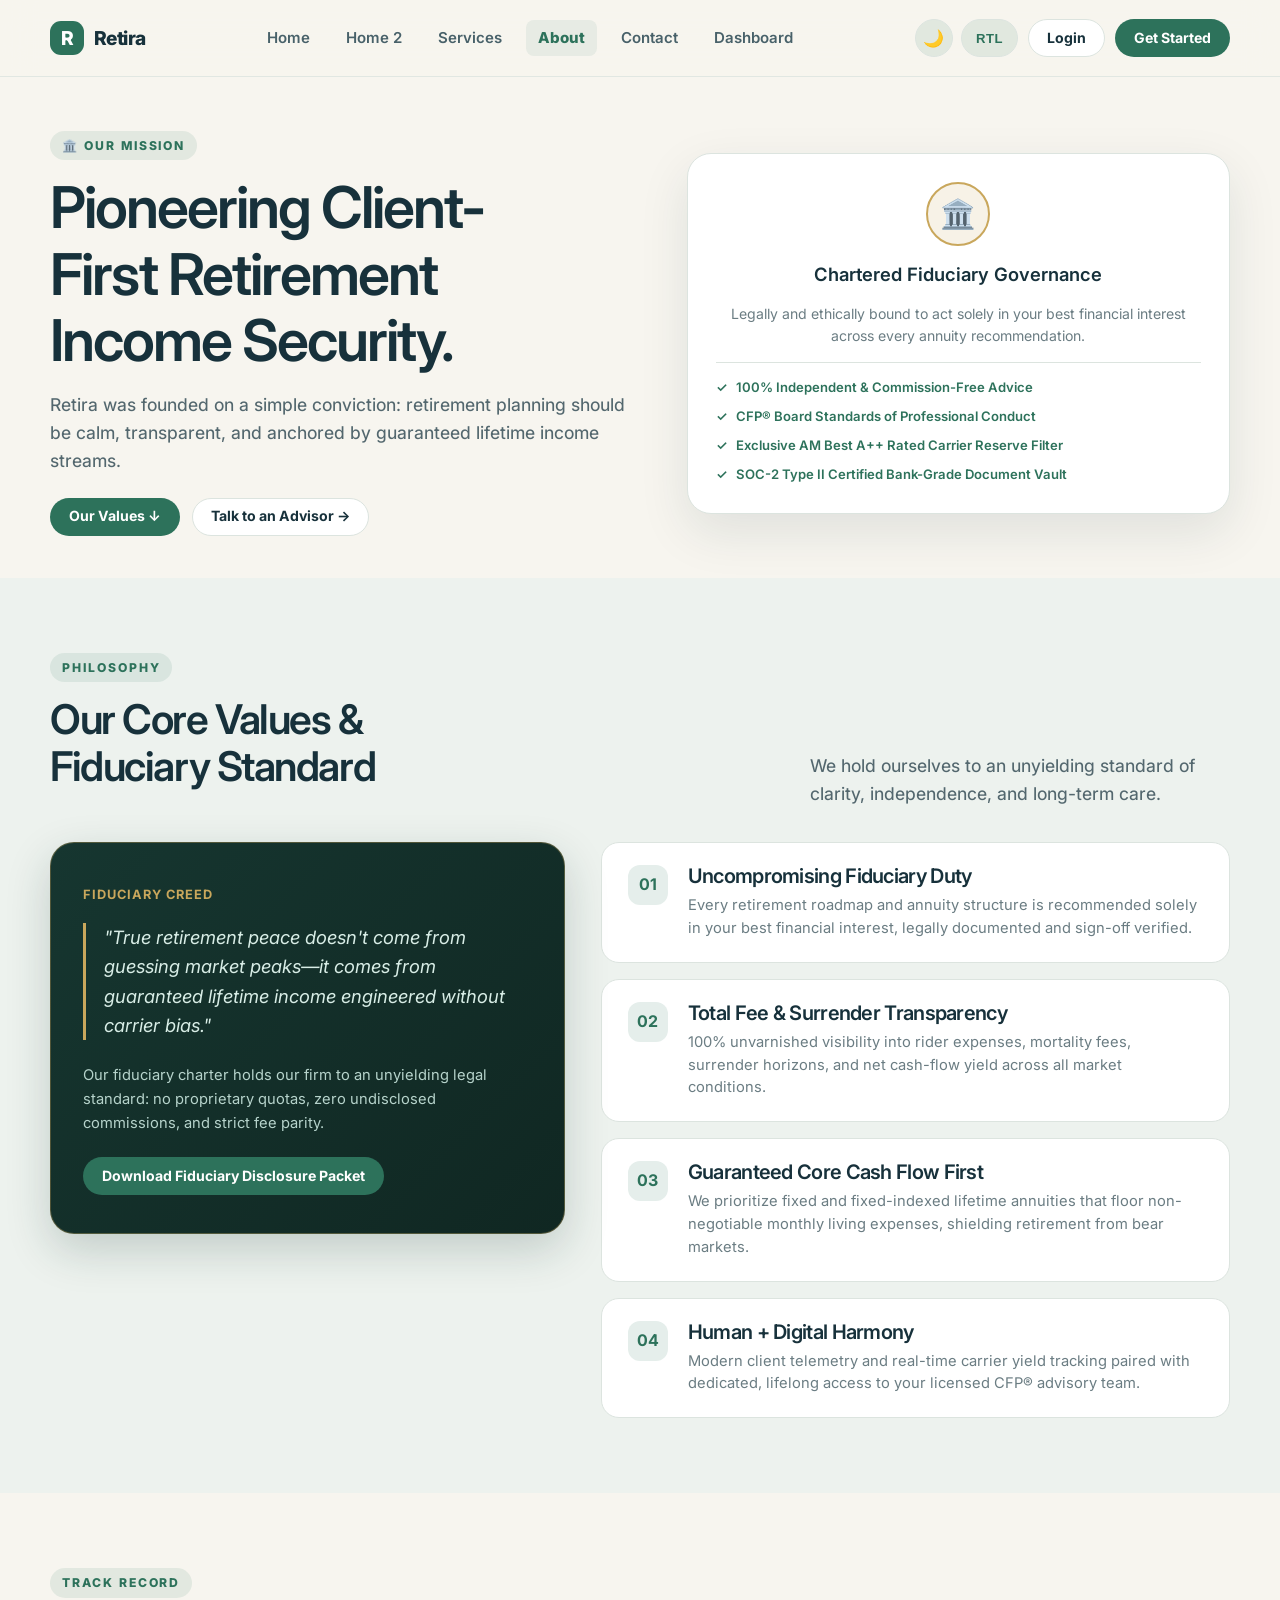
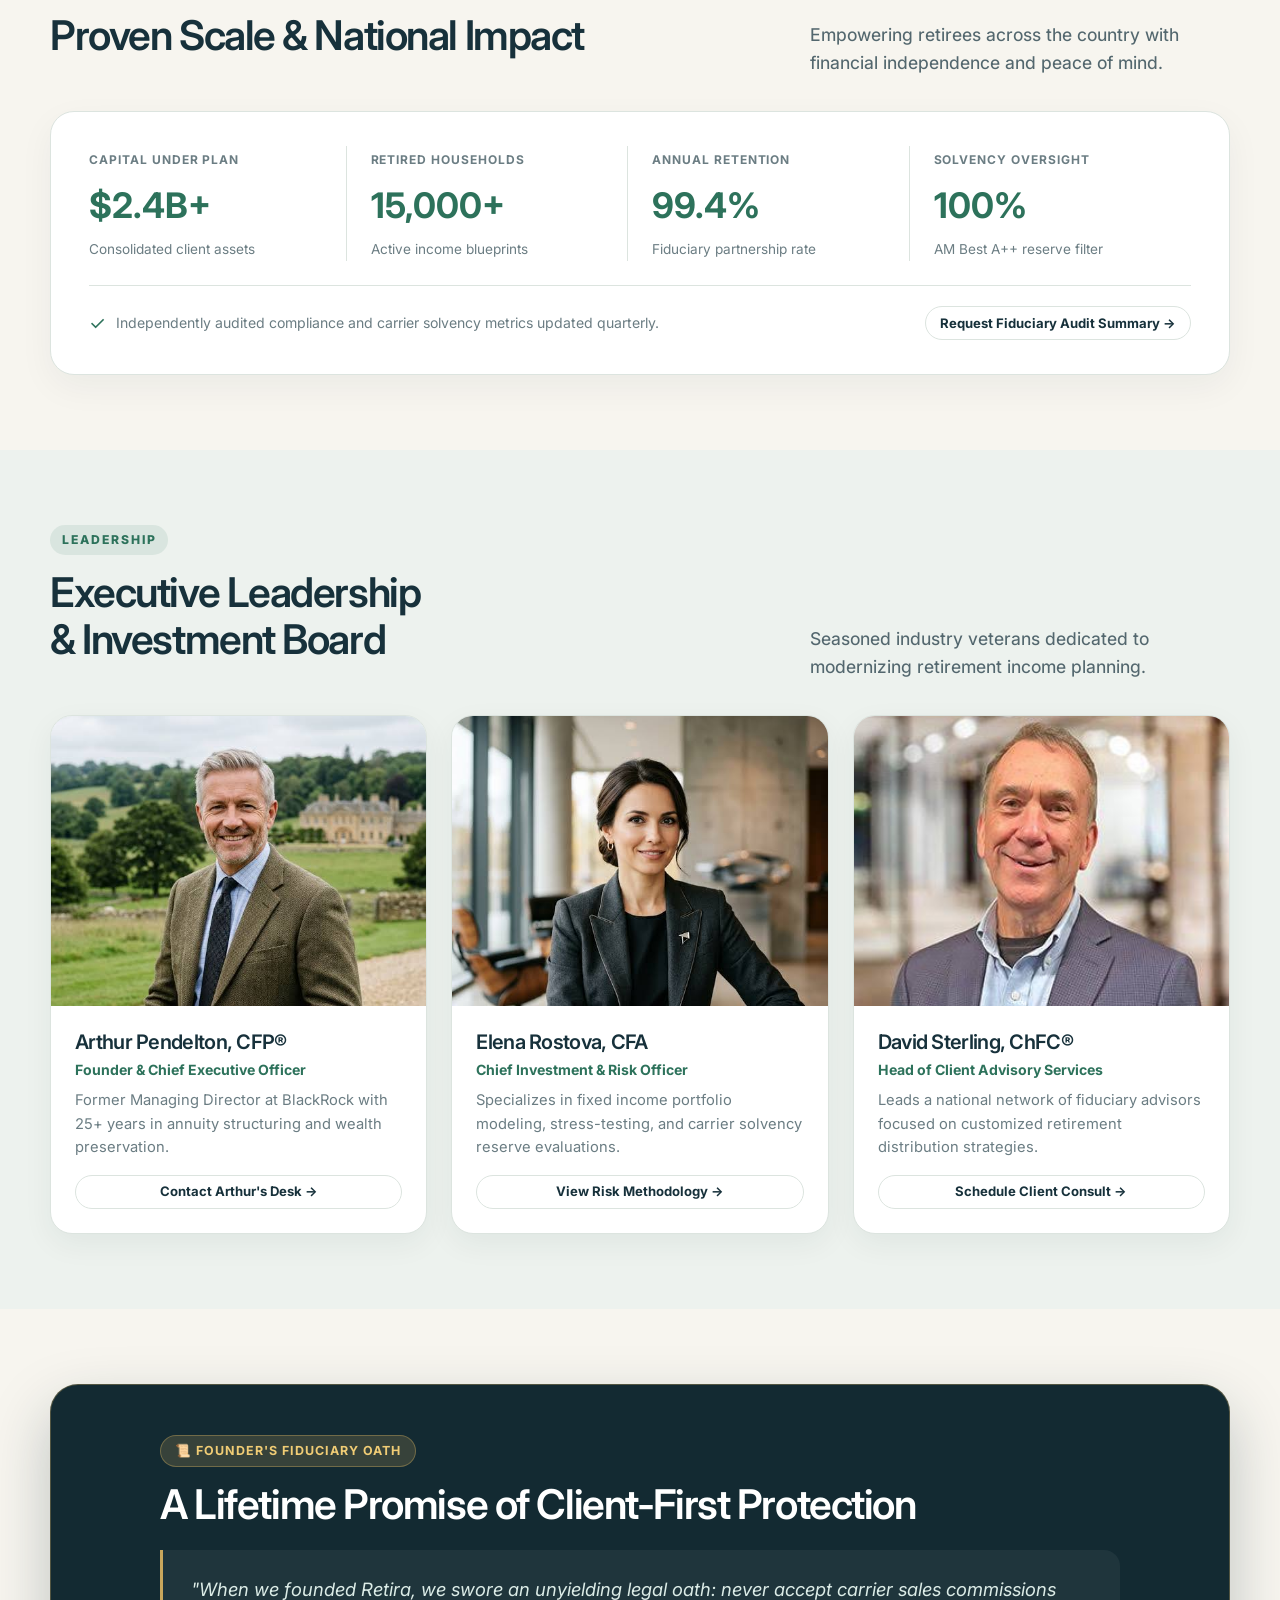
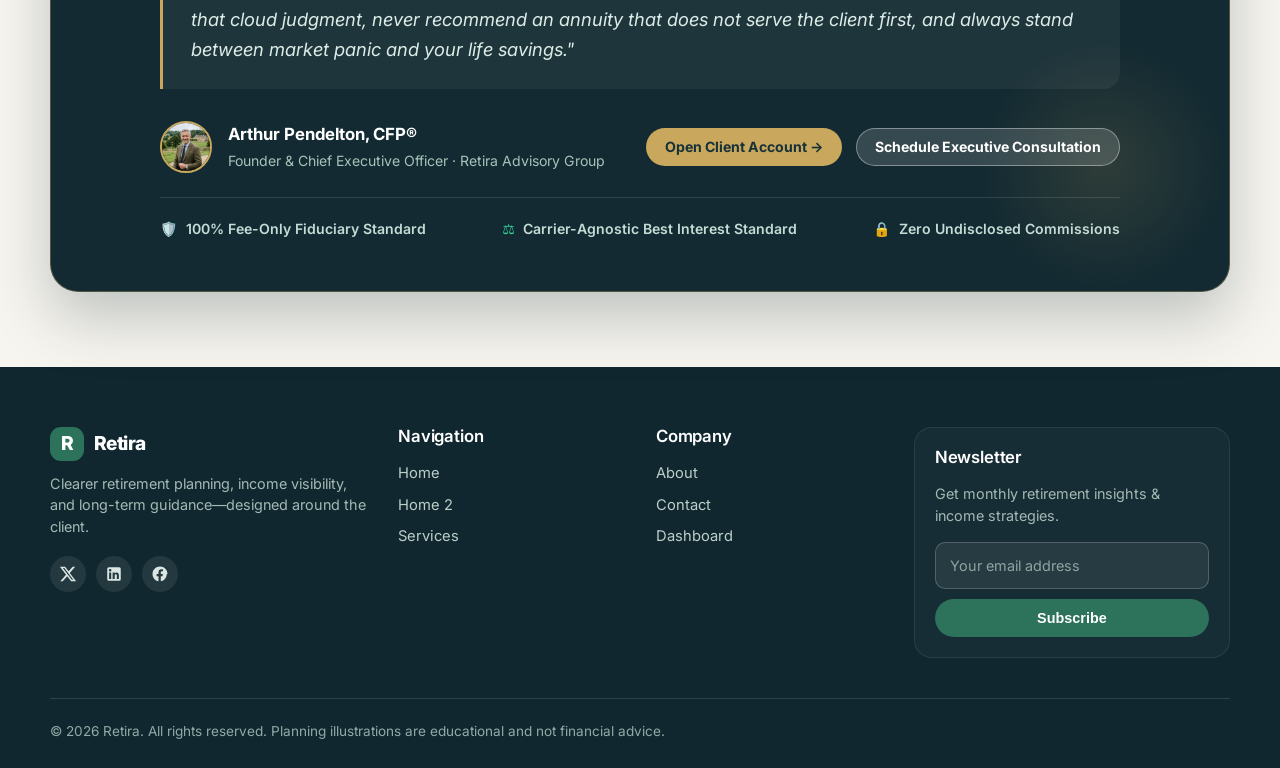
<file: about.html>
<!doctype html>
<html lang="en">

<head>
  <meta charset="utf-8">
  <meta name="viewport" content="width=device-width,initial-scale=1">
  <title>About | Retira — Annuity & Retirement Income Service</title>
  <meta name="description"
    content="Learn about Retira's mission, fiduciary principles, track record, and leadership team dedicated to guaranteed retirement income.">
  <link rel="icon" type="image/svg+xml" href="favicon.svg">
  <link rel="preconnect" href="https://fonts.googleapis.com">
  <link rel="preconnect" href="https://fonts.gstatic.com" crossorigin>
  <link href="https://fonts.googleapis.com/css2?family=Inter:ital,opsz,wght@0,14..32,100..900;1,14..32,100..900&display=swap" rel="stylesheet">
  <link rel="stylesheet" href="styles.css">
  <style>
    .about-values-grid {
      display: grid;
      grid-template-columns: repeat(4, 1fr);
      gap: 20px;
      margin-top: 30px;
    }

    @media (max-width: 960px) {
      .about-values-grid {
        grid-template-columns: repeat(2, 1fr);
      }
    }

    @media (max-width: 600px) {
      .about-values-grid {
        grid-template-columns: 1fr;
      }
    }

    .value-card {
      background: var(--paper);
      border: 1px solid var(--line);
      border-radius: var(--radius);
      padding: 24px;
      box-shadow: 0 8px 24px rgba(20, 49, 59, 0.04);
    }

    .value-num {
      font-size: 0.82rem;
      font-weight: 800;
      color: var(--green);
      background: var(--sage);
      width: 32px;
      height: 32px;
      border-radius: 10px;
      display: grid;
      place-items: center;
      margin-bottom: 16px;
    }

    [data-theme="dark"] .value-num {
      background: rgba(52, 211, 153, 0.16) !important;
      color: #34d399 !important;
      border: 1px solid rgba(52, 211, 153, 0.28);
    }

    [data-theme="dark"] .impact-matrix-cell strong {
      color: #34d399 !important;
    }

    .team-grid {
      display: grid;
      grid-template-columns: repeat(3, 1fr);
      gap: 24px;
      margin-top: 32px;
      align-items: stretch;
    }

    .team-card {
      background: var(--paper);
      border: 1px solid var(--line);
      border-radius: var(--radius);
      overflow: hidden;
      box-shadow: 0 10px 30px rgba(20, 49, 59, 0.06);
      display: flex;
      flex-direction: column;
      height: 100%;
      padding: 0 !important;
      transition: transform 0.25s ease, box-shadow 0.25s ease;
    }

    .team-card-img {
      height: 290px;
      width: 100%;
      object-fit: cover;
      object-position: center 15%;
      flex-shrink: 0;
      background: var(--sage);
    }

    /* Tablet View: Maintain 3 columns with proportional image height so leadership headshots are never cropped */
    @media (max-width: 1024px) and (min-width: 681px) {
      .team-grid {
        grid-template-columns: repeat(3, 1fr) !important;
        gap: 16px !important;
      }
      .team-card-img {
        height: 250px !important;
        object-fit: cover !important;
        object-position: center 12% !important;
      }
      .team-card-body {
        padding: 20px 16px !important;
      }
      .team-card-body h3 {
        font-size: 1.15rem !important;
      }
      .team-card-body p {
        font-size: 0.88rem !important;
      }
    }

    /* Small Tablet / Phablet View */
    @media (max-width: 680px) and (min-width: 521px) {
      .team-grid {
        grid-template-columns: repeat(2, 1fr) !important;
        gap: 16px !important;
      }
      .team-card-img {
        height: 240px !important;
        object-position: center 12% !important;
      }
    }

    /* Mobile View */
    @media (max-width: 520px) {
      .team-grid {
        grid-template-columns: 1fr !important;
        gap: 20px !important;
      }
      .team-card {
        max-width: 380px !important;
        margin: 0 auto !important;
        width: 100% !important;
      }
      .team-card-img {
        height: 290px !important;
        object-position: center 12% !important;
      }
    }

    /* Values & Fiduciary Standard Mobile Scroll Smoothing */
    @media (max-width: 960px) {
      .philosophy-modern-layout {
        grid-template-columns: 1fr !important;
        gap: 24px !important;
      }
      .philosophy-manifesto-panel {
        position: static !important;
        top: auto !important;
      }
    }

    @media (max-width: 768px) {
      .philosophy-manifesto-panel {
        padding: 26px 20px !important;
        border-radius: 20px !important;
      }
      .philosophy-manifesto-panel .btn {
        white-space: normal !important;
        height: auto !important;
        min-height: 44px !important;
        padding: 10px 18px !important;
        text-align: center !important;
        width: 100% !important;
        align-self: stretch !important;
        line-height: 1.35 !important;
        box-sizing: border-box !important;
      }
      .philosophy-pillar-row {
        padding: 18px 16px !important;
        gap: 14px !important;
        max-width: 100% !important;
        overflow-wrap: break-word !important;
      }
      .philosophy-pillar-row:hover {
        transform: none !important;
      }
    }

    .team-card-body {
      padding: 24px;
      display: flex;
      flex-direction: column;
      flex: 1;
    }

    .team-card-body h3 {
      font-size: 1.25rem;
      font-weight: 600;
      line-height: 1.25;
      margin-bottom: 6px !important;
      display: flex;
      align-items: flex-start;
    }

    .team-card-body small {
      font-size: 0.88rem;
      font-weight: 700;
      line-height: 1.3;
      display: flex;
      align-items: flex-start;
      color: var(--green);
    }

    [data-theme="dark"] .team-card-body small {
      color: #34d399;
    }

    .team-card-body p {
      margin-top: 10px !important;
      font-size: 0.92rem;
      color: var(--muted);
      flex: 1;
    }
  </style>
</head>

<body>

  <!-- Site Header -->
  <header class="site-header">
    <div class="container nav">
      <a class="brand" href="index.html"><span class="brand-mark">R</span>Retira</a>
      <nav class="nav-links">
        <a href="index.html">Home</a>
        <a href="home.html">Home 2</a>
        <a href="services.html">Services</a>
        <a href="about.html" class="active">About</a>
        <a href="contact.html">Contact</a>
        <a href="dashboard.html">Dashboard</a>
      </nav>
      <div class="nav-actions">
        <div class="header-toggles">
          <button type="button" class="theme-toggle-btn" data-action="toggle-theme" title="Toggle Light/Dark Theme"
            aria-label="Toggle Theme">🌙</button>
          <button type="button" class="rtl-toggle-btn" data-action="toggle-rtl" title="Toggle RTL Layout"
            aria-label="Toggle RTL">RTL</button>
        </div>
        <a class="btn btn-soft" href="login.html">Login</a>
        <a class="btn btn-primary" href="signup.html">Get Started</a>
      </div>
      <button class="mobile-toggle" aria-label="Menu">☰</button>
    </div>
  </header>

  <main>
    <!-- SECTION 1: Hero & Mission -->
    <section class="page-hero">
      <div class="container">
        <div class="page-hero-grid">
          <div>
            <div class="eyebrow">🏛️ OUR MISSION</div>
            <h1>Pioneering Client-First Retirement Income Security.</h1>
            <p class="lead">Retira was founded on a simple conviction: retirement planning should be calm, transparent,
              and anchored by guaranteed lifetime income streams.</p>
            <div class="page-hero-actions">
              <a class="btn btn-primary" href="#values">Our Values ↓</a>
              <a class="btn btn-soft" href="contact.html">Talk to an Advisor →</a>
            </div>
          </div>
          <div>
            <div class="about-fiduciary-seal-card">
              <div class="charter-seal-icon">🏛️</div>
              <div class="charter-seal-title">Chartered Fiduciary Governance</div>
              <p class="charter-seal-text">
                Legally and ethically bound to act solely in your best financial interest across every annuity recommendation.
              </p>

              <div class="charter-points">
                <div class="charter-point-row">
                  <span>✓</span>
                  <span>100% Independent & Commission-Free Advice</span>
                </div>
                <div class="charter-point-row">
                  <span>✓</span>
                  <span>CFP® Board Standards of Professional Conduct</span>
                </div>
                <div class="charter-point-row">
                  <span>✓</span>
                  <span>Exclusive AM Best A++ Rated Carrier Reserve Filter</span>
                </div>
                <div class="charter-point-row">
                  <span>✓</span>
                  <span>SOC-2 Type II Certified Bank-Grade Document Vault</span>
                </div>
              </div>
            </div>
          </div>
        </div>
      </div>
    </section>

    <!-- SECTION 2: Core Values & Fiduciary Promise -->
    <section class="section alt" id="values">
      <div class="container">
        <div class="section-head">
          <div>
            <div class="eyebrow">PHILOSOPHY</div>
            <h2>Our Core Values & Fiduciary Standard</h2>
          </div>
          <p class="lead">We hold ourselves to an unyielding standard of clarity, independence, and long-term care.</p>
        </div>

        <div class="philosophy-modern-layout">
          <div class="philosophy-manifesto-panel">
            <span class="kicker" style="color: var(--gold); font-size: 0.8rem; letter-spacing: 0.08em; text-transform: uppercase;">FIDUCIARY CREED</span>
            <div class="philosophy-quote">"True retirement peace doesn't come from guessing market peaks—it comes from guaranteed lifetime income engineered without carrier bias."</div>
            <p style="font-size: 0.92rem; color: #b6d3cb; margin-bottom: 22px; line-height: 1.6;">Our fiduciary charter holds our firm to an unyielding legal standard: no proprietary quotas, zero undisclosed commissions, and strict fee parity.</p>
            <a href="contact.html" class="btn btn-primary">Download Fiduciary Disclosure Packet</a>
          </div>

          <div class="philosophy-pillars-list">
            <div class="philosophy-pillar-row">
              <div class="pillar-num-badge">01</div>
              <div>
                <h3 style="margin-bottom: 6px;">Uncompromising Fiduciary Duty</h3>
                <p style="margin: 0; color: var(--muted); font-size: 0.92rem; line-height: 1.55;">Every retirement roadmap and annuity structure is recommended solely in your best financial interest, legally documented and sign-off verified.</p>
              </div>
            </div>

            <div class="philosophy-pillar-row">
              <div class="pillar-num-badge">02</div>
              <div>
                <h3 style="margin-bottom: 6px;">Total Fee & Surrender Transparency</h3>
                <p style="margin: 0; color: var(--muted); font-size: 0.92rem; line-height: 1.55;">100% unvarnished visibility into rider expenses, mortality fees, surrender horizons, and net cash-flow yield across all market conditions.</p>
              </div>
            </div>

            <div class="philosophy-pillar-row">
              <div class="pillar-num-badge">03</div>
              <div>
                <h3 style="margin-bottom: 6px;">Guaranteed Core Cash Flow First</h3>
                <p style="margin: 0; color: var(--muted); font-size: 0.92rem; line-height: 1.55;">We prioritize fixed and fixed-indexed lifetime annuities that floor non-negotiable monthly living expenses, shielding retirement from bear markets.</p>
              </div>
            </div>

            <div class="philosophy-pillar-row">
              <div class="pillar-num-badge">04</div>
              <div>
                <h3 style="margin-bottom: 6px;">Human + Digital Harmony</h3>
                <p style="margin: 0; color: var(--muted); font-size: 0.92rem; line-height: 1.55;">Modern client telemetry and real-time carrier yield tracking paired with dedicated, lifelong access to your licensed CFP® advisory team.</p>
              </div>
            </div>
          </div>
        </div>
      </div>
    </section>

    <!-- SECTION 3: Proven Impact & Scale Metrics -->
    <section class="section">
      <div class="container">
        <div class="section-head">
          <div>
            <div class="eyebrow">TRACK RECORD</div>
            <h2>Proven Scale & National Impact</h2>
          </div>
          <p class="lead">Empowering retirees across the country with financial independence and peace of mind.</p>
        </div>

        <div class="impact-modern-matrix">
          <div class="impact-matrix-grid">
            <div class="impact-matrix-cell">
              <span class="kicker" style="font-size: 0.75rem; letter-spacing: 0.08em; text-transform: uppercase; color: var(--muted);">CAPITAL UNDER PLAN</span>
              <strong class="impact-stat-number" style="font-size: 2.2rem; color: var(--green); display: block; margin: 6px 0 2px;">$2.4B+</strong>
              <small style="color: var(--muted); font-size: 0.85rem;">Consolidated client assets</small>
            </div>

            <div class="impact-matrix-cell">
              <span class="kicker" style="font-size: 0.75rem; letter-spacing: 0.08em; text-transform: uppercase; color: var(--muted);">RETIRED HOUSEHOLDS</span>
              <strong class="impact-stat-number" style="font-size: 2.2rem; color: var(--green); display: block; margin: 6px 0 2px;">15,000+</strong>
              <small style="color: var(--muted); font-size: 0.85rem;">Active income blueprints</small>
            </div>

            <div class="impact-matrix-cell">
              <span class="kicker" style="font-size: 0.75rem; letter-spacing: 0.08em; text-transform: uppercase; color: var(--muted);">ANNUAL RETENTION</span>
              <strong class="impact-stat-number" style="font-size: 2.2rem; color: var(--green); display: block; margin: 6px 0 2px;">99.4%</strong>
              <small style="color: var(--muted); font-size: 0.85rem;">Fiduciary partnership rate</small>
            </div>

            <div class="impact-matrix-cell">
              <span class="kicker" style="font-size: 0.75rem; letter-spacing: 0.08em; text-transform: uppercase; color: var(--muted);">SOLVENCY OVERSIGHT</span>
              <strong class="impact-stat-number" style="font-size: 2.2rem; color: var(--green); display: block; margin: 6px 0 2px;">100%</strong>
              <small style="color: var(--muted); font-size: 0.85rem;">AM Best A++ reserve filter</small>
            </div>
          </div>

          <div class="impact-bottom-strip">
            <div style="display: flex; align-items: center; gap: 10px;">
              <span style="color: var(--green); font-size: 1.2rem;">✓</span>
              <span style="font-size: 0.88rem; color: var(--muted);">Independently audited compliance and carrier solvency metrics updated quarterly.</span>
            </div>
            <a href="services.html#diagnostic" class="btn btn-soft btn-sm">Request Fiduciary Audit Summary →</a>
          </div>
        </div>
      </div>
    </section>

    <!-- SECTION 4: Executive Leadership Team -->
    <section class="section alt">
      <div class="container">
        <div class="section-head">
          <div>
            <div class="eyebrow">LEADERSHIP</div>
            <h2>Executive Leadership & Investment Board</h2>
          </div>
          <p class="lead">Seasoned industry veterans dedicated to modernizing retirement income planning.</p>
        </div>

        <div class="team-grid">
          <div class="team-card">
            <img class="team-card-img" src="author.jfif" alt="Arthur Pendelton Founder & CEO">
            <div class="team-card-body">
              <h3>Arthur Pendelton, CFP®</h3>
              <small>Founder & Chief Executive Officer</small>
              <p>Former Managing Director at BlackRock with 25+ years in annuity structuring and wealth preservation.</p>
              <a href="contact.html" class="btn btn-soft btn-sm" style="margin-top: auto; width: 100%; justify-content: center;">Contact Arthur's Desk →</a>
            </div>
          </div>

          <div class="team-card">
            <img class="team-card-img" src="Elena.jfif" alt="Elena Rostova CIO">
            <div class="team-card-body">
              <h3>Elena Rostova, CFA</h3>
              <small>Chief Investment & Risk Officer</small>
              <p>Specializes in fixed income portfolio modeling, stress-testing, and carrier solvency reserve evaluations.</p>
              <a href="services.html#advisors" class="btn btn-soft btn-sm" style="margin-top: auto; width: 100%; justify-content: center;">View Risk Methodology →</a>
            </div>
          </div>

          <div class="team-card">
            <img class="team-card-img" src="david.jfif" alt="David Sterling Head of Advisory">
            <div class="team-card-body">
              <h3>David Sterling, ChFC®</h3>
              <small>Head of Client Advisory Services</small>
              <p>Leads a national network of fiduciary advisors focused on customized retirement distribution strategies.</p>
              <a href="contact.html" class="btn btn-soft btn-sm" style="margin-top: auto; width: 100%; justify-content: center;">Schedule Client Consult →</a>
            </div>
          </div>
        </div>
      </div>
    </section>

    <!-- SECTION 5: Executive Fiduciary Pledge & Leadership Direct Desk (UNIQUE TO ABOUT) -->
    <section class="section">
      <div class="container">
        <div class="about-pledge-cta">
          <div class="pledge-content-wrap">
            <div class="flagship-eyebrow" style="background: rgba(201, 167, 92, 0.2); color: #f0cc75; border-color: rgba(201, 167, 92, 0.4);">
              📜 FOUNDER'S FIDUCIARY OATH
            </div>
            <h2 style="color: white; margin-bottom: 14px; font-size: clamp(1.8rem, 3.2vw, 2.6rem);">A Lifetime Promise of Client-First Protection</h2>
            
            <div class="pledge-quote-box">
              "When we founded Retira, we swore an unyielding legal oath: never accept carrier sales commissions that cloud judgment, never recommend an annuity that does not serve the client first, and always stand between market panic and your life savings."
            </div>

            <div class="pledge-footer-row">
              <div class="founder-signature-row">
                <img class="founder-avatar-img" src="author.jfif" alt="Arthur Pendelton Founder & CEO">
                <div>
                  <strong style="color: white; display: block; font-size: 1.05rem;">Arthur Pendelton, CFP®</strong>
                  <small style="color: #a5c3b9; font-size: 0.88rem;">Founder & Chief Executive Officer · Retira Advisory Group</small>
                </div>
              </div>

              <div class="pledge-actions-group">
                <a href="signup.html" class="btn btn-gold">Open Client Account →</a>
                <a href="contact.html" class="btn btn-soft">Schedule Executive Consultation</a>
              </div>
            </div>

            <div class="pledge-guarantees-strip">
              <div class="pledge-guarantee-pill">
                <span style="color: var(--gold);">🛡️</span>
                <span>100% Fee-Only Fiduciary Standard</span>
              </div>
              <div class="pledge-guarantee-pill">
                <span style="color: #34d399;">⚖️</span>
                <span>Carrier-Agnostic Best Interest Standard</span>
              </div>
              <div class="pledge-guarantee-pill">
                <span style="color: #60a5fa;">🔒</span>
                <span>Zero Undisclosed Commissions</span>
              </div>
            </div>
          </div>
        </div>
      </div>
    </section>
  </main>

  <!-- Site Footer -->
  <footer class="footer">
    <div class="container">
      <div class="footer-grid">
        <div>
          <div class="brand"><span class="brand-mark">R</span><span style="color:white">Retira</span></div>
          <p>Clearer retirement planning, income visibility, and long-term guidance—designed around the client.</p>
          <div class="social-links">
            <a href="#" aria-label="Twitter / X"><svg width="18" height="18" viewBox="0 0 24 24" fill="currentColor">
                <path
                  d="M18.244 2.25h3.308l-7.227 8.26 8.502 11.24H16.17l-5.214-6.817L4.99 21.75H1.68l7.73-8.835L1.254 2.25H8.08l4.713 6.231zm-1.161 17.52h1.833L7.084 4.126H5.117z" />
              </svg></a>
            <a href="#" aria-label="LinkedIn"><svg width="18" height="18" viewBox="0 0 24 24" fill="currentColor">
                <path
                  d="M19 3a2 2 0 0 1 2 2v14a2 2 0 0 1-2 2H5a2 2 0 0 1-2-2V5a2 2 0 0 1 2-2h14m-.5 15.5v-5.3a3.26 3.26 0 0 0-3.26-3.26c-.85 0-1.84.52-2.28 1.3v-1.11h-2.79v8.37h2.79v-4.93c0-.77.62-1.4 1.39-1.4a1.4 1.4 0 0 1 1.4 1.4v4.93h2.75M6.88 8.56a1.68 1.68 0 0 0 1.68-1.68c0-.93-.75-1.69-1.68-1.69a1.69 1.69 0 0 0-1.69 1.69c0 .93.76 1.68 1.69 1.68m1.39 9.94v-8.37H5.5v8.37h2.77z" />
              </svg></a>
            <a href="#" aria-label="Facebook"><svg width="18" height="18" viewBox="0 0 24 24" fill="currentColor">
                <path
                  d="M22 12c0-5.52-4.48-10-10-10S2 6.48 2 12c0 4.84 3.44 8.87 8 9.8V15H7.5v-3H10V9.5C10 7.01 11.49 5.65 13.73 5.65c1.07 0 2.19.19 2.19.19v2.41h-1.24c-1.23 0-1.62.77-1.62 1.56V12h2.72l-.43 3h-2.29v6.8c4.56-.93 8-4.96 8-9.8z" />
              </svg></a>
          </div>
        </div>
        <div>
          <h4>Navigation</h4>
          <a href="index.html">Home</a>
          <a href="home.html">Home 2</a>
          <a href="services.html">Services</a>
        </div>
        <div>
          <h4>Company</h4>
          <a href="about.html">About</a>
          <a href="contact.html">Contact</a>
          <a href="dashboard.html">Dashboard</a>
        </div>
        <div class="footer-newsletter">
          <h4>Newsletter</h4>
          <p>Get monthly retirement insights & income strategies.</p>
          <form class="newsletter-form">
            <div class="newsletter-input-group">
              <input type="email" placeholder="Your email address" required aria-label="Email address for newsletter">
              <button type="submit" class="btn btn-primary">Subscribe</button>
            </div>
            <div class="newsletter-msg"></div>
          </form>
        </div>
      </div>
      <div class="footer-bottom">
        <div>© <span data-year></span> Retira. All rights reserved. Planning illustrations are educational and not
          financial advice.</div>
      </div>
    </div>
  </footer>

  <script src="script.js"></script>
</body>

</html>
</file>
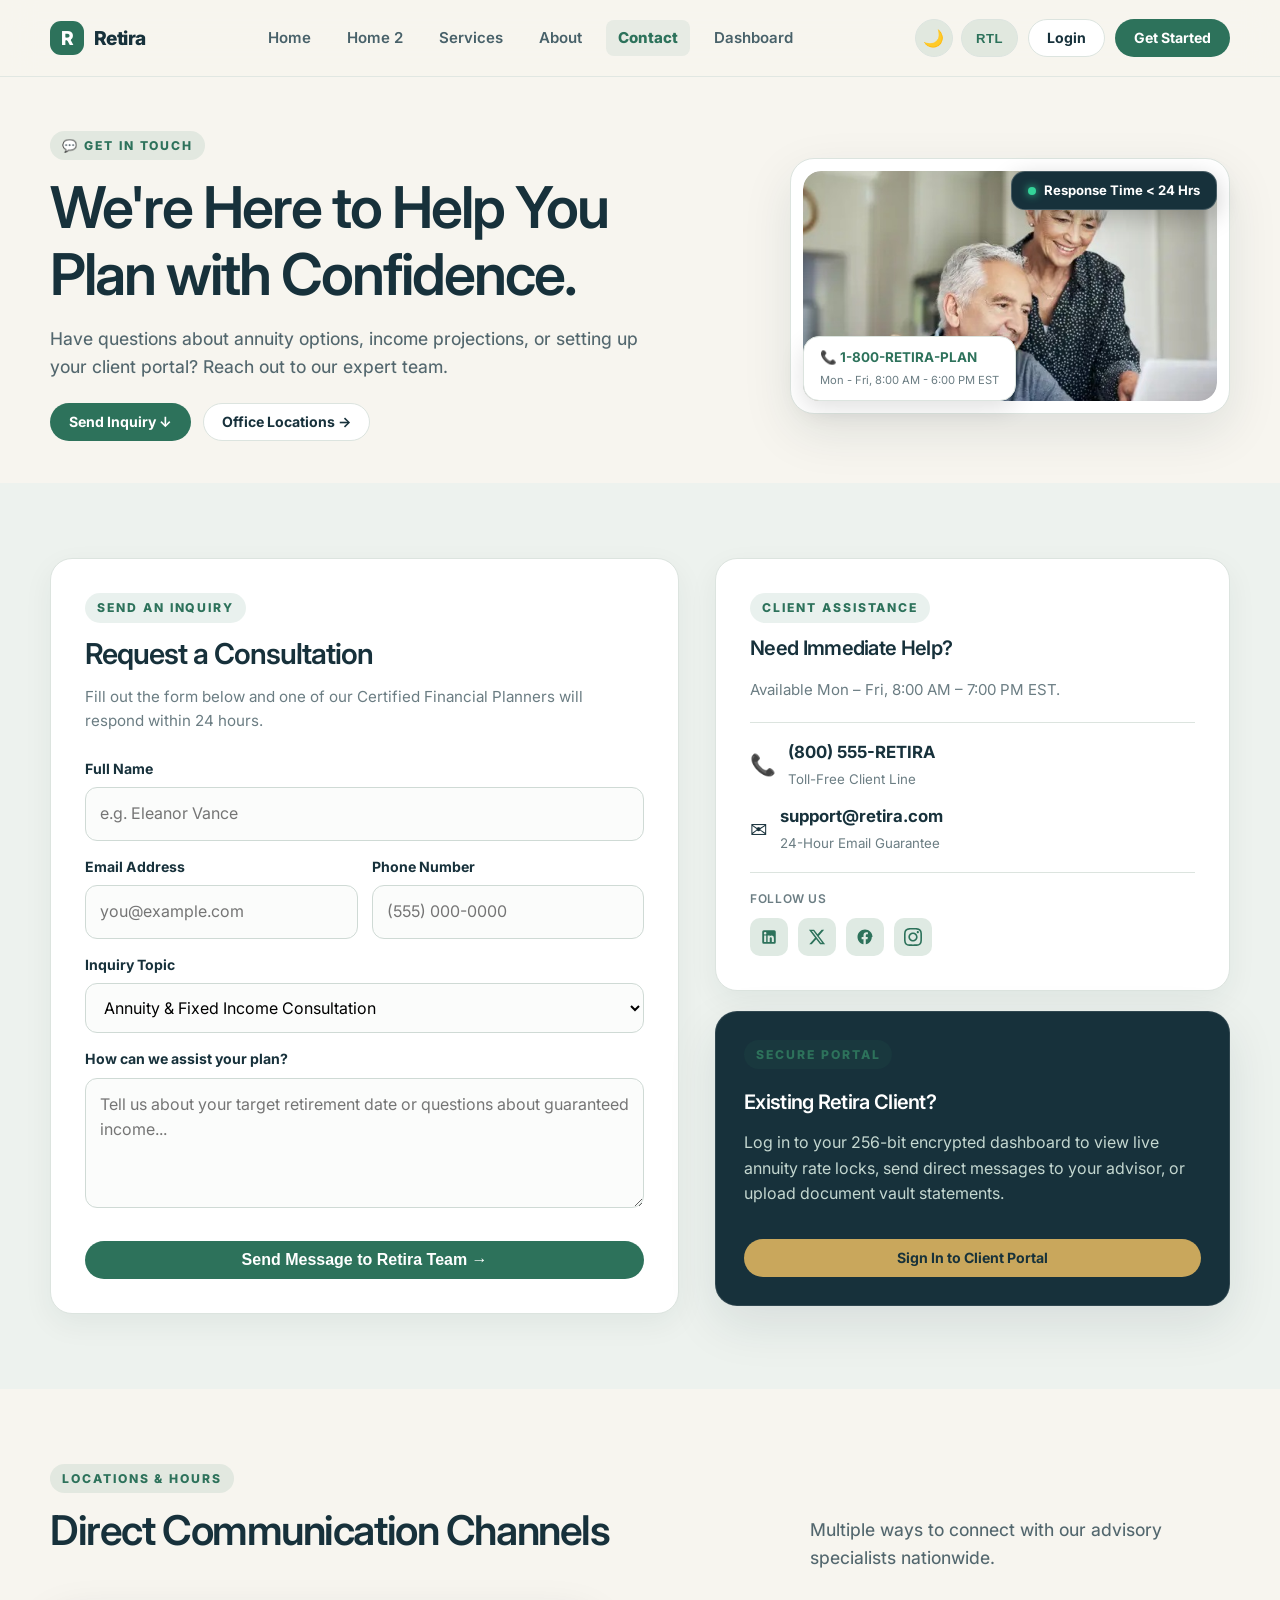
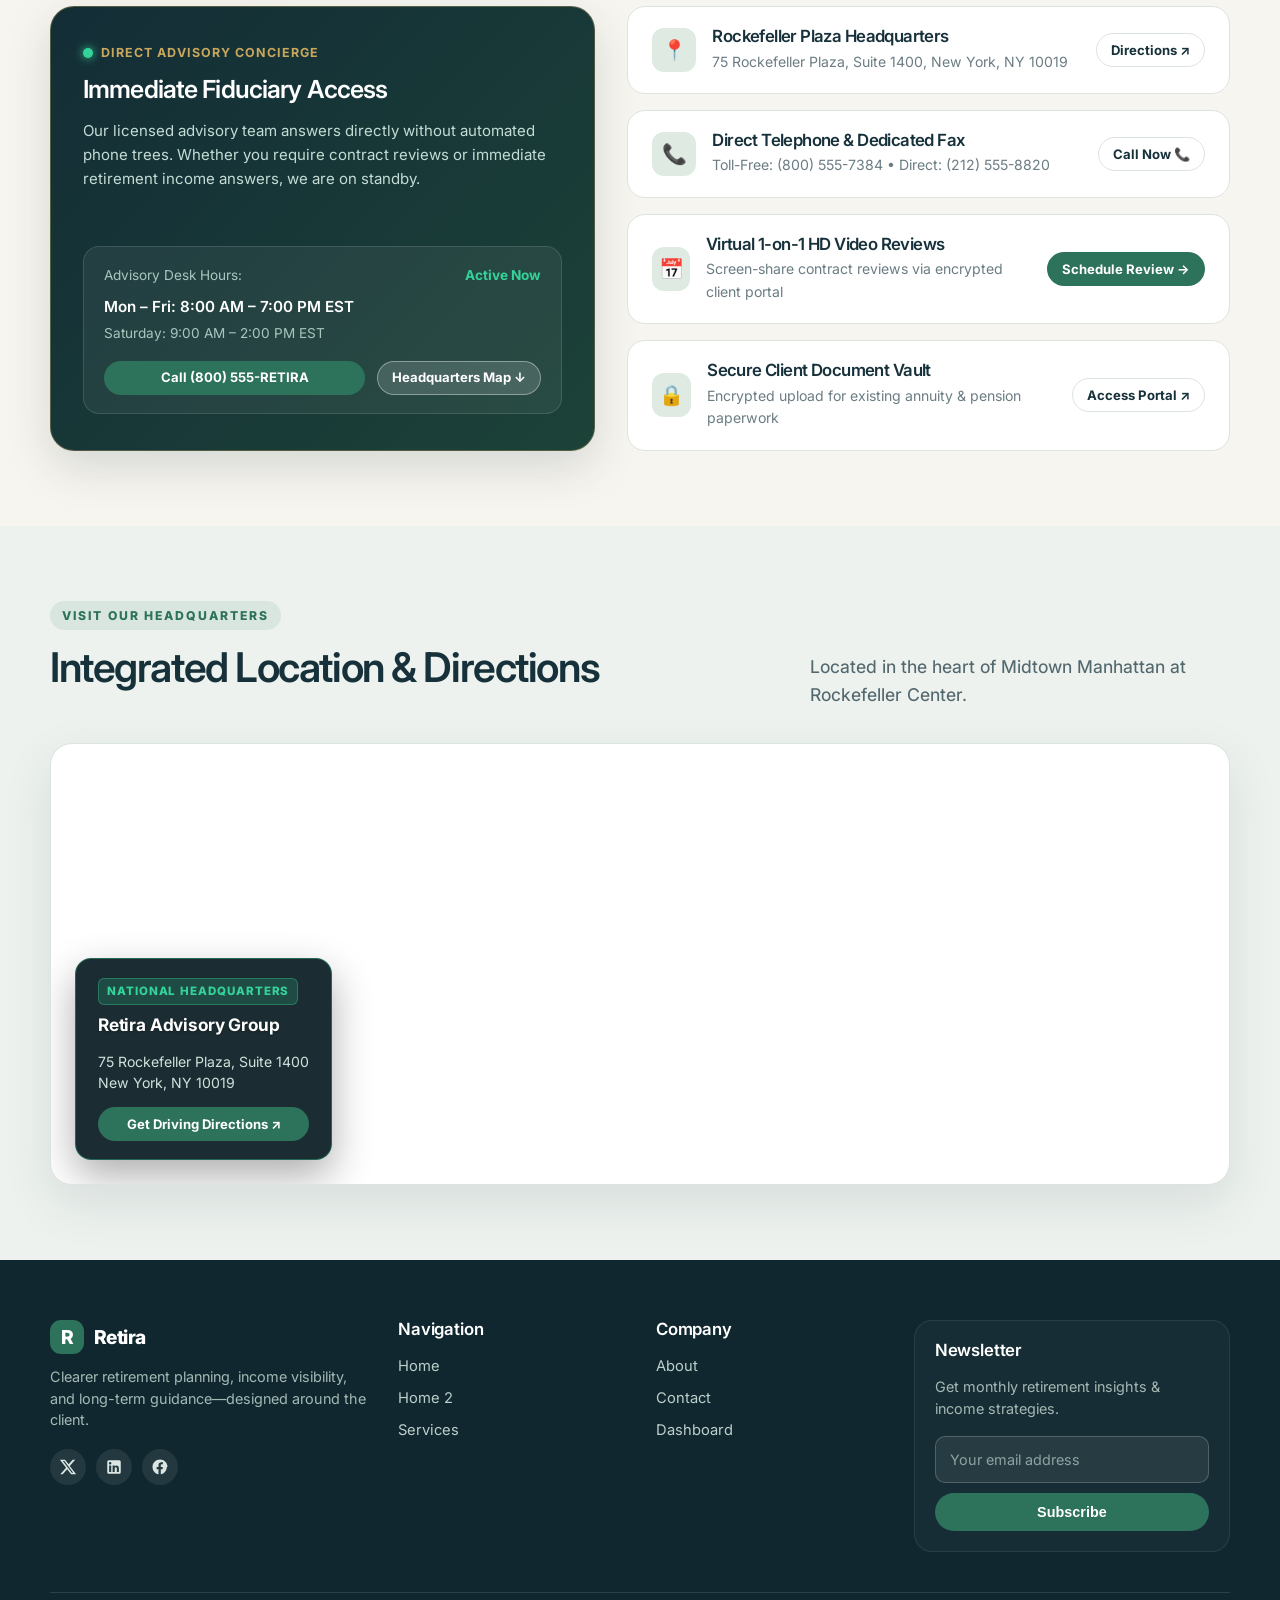
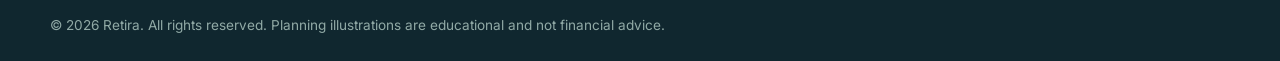
<file: contact.html>
<!doctype html>
<html lang="en">

<head>
  <meta charset="utf-8">
  <meta name="viewport" content="width=device-width,initial-scale=1">
  <title>Contact Us | Retira — Annuity & Retirement Income Service</title>
  <meta name="description"
    content="Get in touch with Retira's retirement planning experts. Schedule a consultation, locate our headquarters, or send a secure inquiry.">
  <link rel="icon" type="image/svg+xml" href="favicon.svg">
  <link rel="preconnect" href="https://fonts.googleapis.com">
  <link rel="preconnect" href="https://fonts.gstatic.com" crossorigin>
  <link href="https://fonts.googleapis.com/css2?family=Inter:ital,opsz,wght@0,14..32,100..900;1,14..32,100..900&display=swap" rel="stylesheet">
  <link rel="stylesheet" href="styles.css">
  <style>
    .contact-layout {
      display: grid;
      grid-template-columns: 1.1fr 0.9fr;
      gap: 36px;
      align-items: start;
    }

    @media (max-width: 900px) {
      .contact-layout {
        grid-template-columns: 1fr;
      }
    }

    .contact-card {
      background: var(--paper);
      border: 1px solid var(--line);
      border-radius: var(--radius);
      padding: 34px;
      box-shadow: 0 10px 30px rgba(20, 49, 59, 0.06);
    }

    .channels-modern-console {
      display: grid;
      grid-template-columns: 0.95fr 1.05fr;
      gap: 32px;
      margin-top: 28px;
      align-items: stretch;
    }

    @media (max-width: 960px) {
      .channels-modern-console {
        grid-template-columns: 1fr;
      }
    }

    .channels-concierge-panel {
      background: linear-gradient(135deg, #132d36 0%, #1c4238 100%);
      border: 1px solid rgba(201, 167, 92, 0.35);
      border-radius: 24px;
      padding: 36px 32px;
      color: white;
      display: flex;
      flex-direction: column;
      justify-content: space-between;
      box-shadow: 0 16px 45px rgba(20, 49, 59, 0.15);
    }

    [data-theme="dark"] .channels-concierge-panel {
      background: linear-gradient(135deg, #09171c 0%, #112d26 100%);
      border-color: rgba(52, 211, 153, 0.3);
    }

    .channels-list-stack {
      display: flex;
      flex-direction: column;
      gap: 16px;
    }

    .channel-strip-item {
      background: var(--paper);
      border: 1px solid var(--line);
      border-radius: 18px;
      padding: 20px 24px;
      display: flex;
      align-items: center;
      justify-content: space-between;
      gap: 20px;
      transition: all 0.25s ease;
    }

    .channel-strip-item:hover {
      border-color: var(--green);
      transform: translateX(6px);
      box-shadow: 0 8px 24px rgba(45, 114, 91, 0.08);
    }

    [dir="rtl"] .channel-strip-item:hover {
      transform: translateX(-6px);
    }

    [data-theme="dark"] .channel-strip-item {
      background: #132a32;
      border-color: #1d3d35;
    }

    [data-theme="dark"] .channel-strip-item:hover {
      border-color: #34d399;
    }

    .channel-icon {
      width: 44px;
      height: 44px;
      border-radius: 12px;
      background: var(--sage);
      color: var(--green);
      display: grid;
      place-items: center;
      font-size: 1.25rem;
    }

    [data-theme="dark"] .channel-icon {
      background: rgba(52, 211, 153, 0.15);
      color: #34d399;
    }

    /* Map UI Integration */
    .map-wrapper {
      background: var(--paper);
      border: 1px solid var(--line);
      border-radius: var(--radius);
      overflow: hidden;
      box-shadow: var(--shadow);
      position: relative;
    }

    .map-canvas {
      height: 380px;
      width: 100%;
      background: #0f242c;
      position: relative;
      display: flex;
      align-items: center;
      justify-content: center;
      overflow: hidden;
    }

    /* Vector Map Pattern Background */
    .map-grid-bg {
      position: absolute;
      inset: 0;
      background-image:
        radial-gradient(circle, rgba(45, 114, 91, 0.2) 1px, transparent 1px),
        linear-gradient(to right, rgba(255, 255, 255, 0.05) 1px, transparent 1px),
        linear-gradient(to bottom, rgba(255, 255, 255, 0.05) 1px, transparent 1px);
      background-size: 24px 24px, 48px 48px, 48px 48px;
    }

    .map-pin-container {
      position: relative;
      z-index: 5;
      display: flex;
      flex-direction: column;
      align-items: center;
      animation: bounce 2s infinite ease-in-out;
    }

    @keyframes bounce {

      0%,
      100% {
        transform: translateY(0);
      }

      50% {
        transform: translateY(-8px);
      }
    }

    .map-pin-pulse {
      width: 48px;
      height: 48px;
      border-radius: 50%;
      background: rgba(45, 114, 91, 0.4);
      border: 2px solid var(--green);
      display: grid;
      place-items: center;
      box-shadow: 0 0 25px rgba(45, 114, 91, 0.8);
    }

    .map-pin-dot {
      width: 18px;
      height: 18px;
      border-radius: 50%;
      background: #34d399;
    }

    .map-info-card {
      position: absolute;
      bottom: 24px;
      left: 24px;
      z-index: 10;
      background: rgba(15, 34, 40, 0.95);
      backdrop-filter: blur(12px);
      border: 1px solid rgba(52, 211, 153, 0.35);
      border-radius: 16px;
      padding: 18px 22px;
      color: #ffffff;
      max-width: 320px;
      box-shadow: 0 16px 40px rgba(0, 0, 0, 0.32);
    }

    .map-info-card strong,
    .map-card-title {
      color: #ffffff !important;
      font-size: 1.08rem;
      font-weight: 700;
      letter-spacing: -0.01em;
      text-shadow: 0 1px 2px rgba(0, 0, 0, 0.4);
    }

    .map-info-card p,
    .map-card-address {
      color: #d1e2dc !important;
      font-size: 0.88rem;
      line-height: 1.45;
    }

    .map-card-eyebrow,
    .map-info-card .eyebrow {
      background: rgba(52, 211, 153, 0.18) !important;
      color: #34d399 !important;
      border: 1px solid rgba(52, 211, 153, 0.35) !important;
      font-weight: 800;
      font-size: 0.72rem;
      letter-spacing: 0.08em;
      display: inline-block;
      margin-bottom: 6px;
      padding: 3px 8px;
      border-radius: 6px;
    }

    /* Toast Notification */
    .toast-notification {
      position: fixed;
      bottom: 24px;
      right: 24px;
      z-index: 1000;
      background: var(--ink);
      color: white;
      padding: 14px 22px;
      border-radius: 14px;
      box-shadow: 0 12px 35px rgba(0, 0, 0, 0.25);
      font-size: 0.9rem;
      font-weight: 600;
      display: flex;
      align-items: center;
      gap: 10px;
      transform: translateY(100px);
      opacity: 0;
      transition: all 0.3s cubic-bezier(0.16, 1, 0.3, 1);
    }

    [dir="rtl"] .toast-notification {
      right: auto;
      left: 24px;
    }

    .toast-notification.show {
      transform: translateY(0);
      opacity: 1;
    }

    .card-social-section {
      margin-top: 16px;
      border-top: 1px solid var(--line);
      padding-top: 16px;
    }

    .card-social-title {
      display: block;
      color: var(--muted);
      font-weight: 600;
      text-transform: uppercase;
      letter-spacing: 0.05em;
      margin-bottom: 10px;
      font-size: 0.75rem;
    }

    .card-social-links {
      display: flex;
      gap: 10px;
      align-items: center;
    }

    .card-social-btn {
      width: 38px;
      height: 38px;
      border-radius: 10px;
      background: var(--sage);
      color: var(--green);
      display: grid;
      place-items: center;
      text-decoration: none;
      transition: all 0.2s ease;
    }

    .card-social-btn:hover {
      background: var(--green);
      color: white;
      transform: translateY(-2px);
    }

    [data-theme="dark"] .card-social-btn {
      background: rgba(52, 211, 153, 0.15);
      color: #34d399;
    }

    [data-theme="dark"] .card-social-btn:hover {
      background: #34d399;
      color: #0c1d23;
    }
  </style>
</head>

<body>

  <!-- Site Header -->
  <header class="site-header">
    <div class="container nav">
      <a class="brand" href="index.html"><span class="brand-mark">R</span>Retira</a>
      <nav class="nav-links">
        <a href="index.html">Home</a>
        <a href="home.html">Home 2</a>
        <a href="services.html">Services</a>
        <a href="about.html">About</a>
        <a href="contact.html" class="active">Contact</a>
        <a href="dashboard.html">Dashboard</a>
      </nav>
      <div class="nav-actions">
        <div class="header-toggles">
          <button type="button" class="theme-toggle-btn" data-action="toggle-theme" title="Toggle Light/Dark Theme"
            aria-label="Toggle Theme">🌙</button>
          <button type="button" class="rtl-toggle-btn" data-action="toggle-rtl" title="Toggle RTL Layout"
            aria-label="Toggle RTL">RTL</button>
        </div>
        <a class="btn btn-soft" href="login.html">Login</a>
        <a class="btn btn-primary" href="signup.html">Get Started</a>
      </div>
      <button class="mobile-toggle" aria-label="Menu">☰</button>
    </div>
  </header>

  <main>
    <!-- SECTION 1: Contact Hero -->
    <section class="page-hero">
      <div class="container">
        <div class="page-hero-grid">
          <div>
            <div class="eyebrow">💬 GET IN TOUCH</div>
            <h1>We're Here to Help You Plan with Confidence.</h1>
            <p class="lead">Have questions about annuity options, income projections, or setting up your client portal?
              Reach out to our expert team.</p>
            <div class="page-hero-actions">
              <a class="btn btn-primary" href="#inquiry">Send Inquiry ↓</a>
              <a class="btn btn-soft" href="#locations">Office Locations →</a>
            </div>
          </div>
          <div>
            <div class="page-hero-visual">
              <div class="hero-chip-top">
                <span class="status-dot"></span>
                <span>Response Time &lt; 24 Hrs</span>
              </div>
              <div class="page-hero-img-wrap">
                <img src="contact1.jpg" alt="Retira client support specialist">
              </div>
              <div class="hero-chip-bottom">
                <strong style="color: var(--green); display: block;">📞 1-800-RETIRA-PLAN</strong>
                <small style="color: var(--muted);">Mon - Fri, 8:00 AM - 6:00 PM EST</small>
              </div>
            </div>
          </div>
        </div>
      </div>
    </section>

    <!-- SECTION 2: Form & Consultation Request -->
    <section class="section alt" id="inquiry">
      <div class="container">
        <div class="contact-layout">
          <!-- Form Panel -->
          <div class="contact-card">
            <div class="eyebrow">SEND AN INQUIRY</div>
            <h2 style="font-size: 1.8rem; margin-bottom: 8px;">Request a Consultation</h2>
            <p style="color: var(--muted); font-size: 0.95rem; margin-bottom: 24px;">Fill out the form below and one of
              our Certified Financial Planners will respond within 24 hours.</p>

            <form onsubmit="handleContactSubmit(event)">
              <div class="field">
                <label for="fullName">Full Name</label>
                <input type="text" id="fullName" placeholder="e.g. Eleanor Vance" required>
              </div>

              <div class="form-row">
                <div class="field">
                  <label for="contactEmail">Email Address</label>
                  <input type="email" id="contactEmail" placeholder="you@example.com" required>
                </div>
                <div class="field">
                  <label for="contactPhone">Phone Number</label>
                  <input type="tel" id="contactPhone" placeholder="(555) 000-0000" required>
                </div>
              </div>

              <div class="field">
                <label for="contactTopic">Inquiry Topic</label>
                <select id="contactTopic" required>
                  <option value="annuity">Annuity & Fixed Income Consultation</option>
                  <option value="portal">Client Portal & Dashboard Support</option>
                  <option value="advisor">Advisor Review Scheduling</option>
                  <option value="general">General Inquiries</option>
                </select>
              </div>

              <div class="field">
                <label for="contactMessage">How can we assist your plan?</label>
                <textarea id="contactMessage" rows="4"
                  placeholder="Tell us about your target retirement date or questions about guaranteed income..."
                  required></textarea>
              </div>

              <button type="submit" class="btn btn-primary"
                style="width: 100%; padding: 14px; font-size: 1rem; margin-top: 10px;">Send Message to Retira Team
                →</button>
            </form>
          </div>

          <!-- Quick Info Panel -->
          <div style="display: flex; flex-direction: column; gap: 20px;">
            <div class="contact-card">
              <div class="eyebrow">CLIENT ASSISTANCE</div>
              <h3>Need Immediate Help?</h3>
              <p style="color: var(--muted); font-size: 0.94rem;">Available Mon – Fri, 8:00 AM – 7:00 PM EST.</p>

              <div style="margin-top: 20px; border-top: 1px solid var(--line); padding-top: 16px;">
                <div style="display:flex; align-items:center; gap:12px; margin-bottom:12px;">
                  <span style="font-size:1.3rem;">📞</span>
                  <div>
                    <strong style="display:block; font-size:1.05rem;">(800) 555-RETIRA</strong>
                    <small style="color:var(--muted);">Toll-Free Client Line</small>
                  </div>
                </div>

                <div style="display:flex; align-items:center; gap:12px;">
                  <span style="font-size:1.3rem;">✉️</span>
                  <div>
                    <strong style="display:block; font-size:1.05rem;">support@retira.com</strong>
                    <small style="color:var(--muted);">24-Hour Email Guarantee</small>
                  </div>
                </div>
              </div>

              <div class="card-social-section">
                <span class="card-social-title">Follow Us</span>
                <div class="card-social-links">
                  <a href="#" class="card-social-btn" aria-label="LinkedIn" title="LinkedIn">
                    <svg width="18" height="18" viewBox="0 0 24 24" fill="currentColor">
                      <path d="M19 3a2 2 0 0 1 2 2v14a2 2 0 0 1-2 2H5a2 2 0 0 1-2-2V5a2 2 0 0 1 2-2h14m-.5 15.5v-5.3a3.26 3.26 0 0 0-3.26-3.26c-.85 0-1.84.52-2.28 1.3v-1.11h-2.79v8.37h2.79v-4.93c0-.77.62-1.4 1.39-1.4a1.4 1.4 0 0 1 1.4 1.4v4.93h2.75M6.88 8.56a1.68 1.68 0 0 0 1.68-1.68c0-.93-.75-1.69-1.68-1.69a1.69 1.69 0 0 0-1.69 1.69c0 .93.76 1.68 1.69 1.68m1.39 9.94v-8.37H5.5v8.37h2.77z"/>
                    </svg>
                  </a>
                  <a href="#" class="card-social-btn" aria-label="Twitter / X" title="Twitter / X">
                    <svg width="18" height="18" viewBox="0 0 24 24" fill="currentColor">
                      <path d="M18.244 2.25h3.308l-7.227 8.26 8.502 11.24H16.17l-5.214-6.817L4.99 21.75H1.68l7.73-8.835L1.254 2.25H8.08l4.713 6.231zm-1.161 17.52h1.833L7.084 4.126H5.117z"/>
                    </svg>
                  </a>
                  <a href="#" class="card-social-btn" aria-label="Facebook" title="Facebook">
                    <svg width="18" height="18" viewBox="0 0 24 24" fill="currentColor">
                      <path d="M22 12c0-5.52-4.48-10-10-10S2 6.48 2 12c0 4.84 3.44 8.87 8 9.8V15H7.5v-3H10V9.5C10 7.01 11.49 5.65 13.73 5.65c1.07 0 2.19.19 2.19.19v2.41h-1.24c-1.23 0-1.62.77-1.62 1.56V12h2.72l-.43 3h-2.29v6.8c4.56-.93 8-4.96 8-9.8z"/>
                    </svg>
                  </a>
                  <a href="#" class="card-social-btn" aria-label="Instagram" title="Instagram">
                    <svg width="18" height="18" viewBox="0 0 24 24" fill="currentColor">
                      <path d="M12 2.163c3.204 0 3.584.012 4.85.07 3.252.148 4.771 1.691 4.919 4.919.058 1.265.069 1.645.069 4.849 0 3.205-.012 3.584-.069 4.849-.149 3.225-1.664 4.771-4.919 4.919-1.266.058-1.644.07-4.85.07-3.204 0-3.584-.012-4.849-.07-3.26-.149-4.771-1.699-4.919-4.92-.058-1.265-.07-1.644-.07-4.849 0-3.204.013-3.583.07-4.849.149-3.227 1.664-4.771 4.919-4.919 1.266-.057 1.645-.069 4.849-.069zm0-2.163c-3.259 0-3.667.014-4.947.072-4.358.2-6.78 2.618-6.98 6.98-.059 1.281-.073 1.689-.073 4.948 0 3.259.014 3.668.072 4.948.2 4.358 2.618 6.78 6.98 6.98 1.281.058 1.689.072 4.948.072 3.259 0 3.668-.014 4.948-.072 4.354-.2 6.782-2.618 6.979-6.98.059-1.28.073-1.689.073-4.948 0-3.259-.014-3.667-.072-4.947-.196-4.354-2.617-6.78-6.979-6.98-1.281-.059-1.69-.073-4.949-.073zm0 5.838c-3.403 0-6.162 2.759-6.162 6.162s2.759 6.163 6.162 6.163 6.162-2.759 6.162-6.163c0-3.403-2.759-6.162-6.162-6.162zm0 10.162c-2.209 0-4-1.79-4-4 0-2.209 1.791-4 4-4s4 1.791 4 4c0 2.21-1.791 4-4 4zm6.406-11.845c-.796 0-1.441.645-1.441 1.44s.645 1.44 1.441 1.44c.795 0 1.439-.645 1.439-1.44s-.644-1.44-1.439-1.44z"/>
                    </svg>
                  </a>
                </div>
              </div>
            </div>

            <div class="contact-portal-card">
              <div class="eyebrow">SECURE PORTAL</div>
              <h3>Existing Retira Client?</h3>
              <p>Log in to your 256-bit encrypted dashboard to view live annuity rate locks, send direct messages to your advisor, or upload document vault statements.</p>
              <a href="login.html" class="btn btn-gold" style="width: 100%; margin-top: 16px; justify-content: center;">Sign In to Client Portal</a>
            </div>
          </div>
        </div>
      </div>
    </section>

    <!-- SECTION 3: Direct Contact Channels Grid -->
    <section class="section">
      <div class="container">
        <div class="section-head">
          <div>
            <div class="eyebrow">LOCATIONS & HOURS</div>
            <h2>Direct Communication Channels</h2>
          </div>
          <p class="lead">Multiple ways to connect with our advisory specialists nationwide.</p>
        </div>

        <div class="channels-modern-console">
          <div class="channels-concierge-panel">
            <div>
              <div style="display: flex; align-items: center; gap: 8px; margin-bottom: 12px;">
                <span style="display: inline-block; width: 10px; height: 10px; border-radius: 50%; background: #34d399; box-shadow: 0 0 10px #34d399;"></span>
                <span class="kicker" style="color: var(--gold); font-size: 0.78rem; letter-spacing: 0.08em; text-transform: uppercase;">Direct Advisory Concierge</span>
              </div>
              <h3 style="color: white; font-size: 1.55rem; margin-bottom: 10px;">Immediate Fiduciary Access</h3>
              <p style="color: #c4dcd5; font-size: 0.94rem; line-height: 1.6; margin-bottom: 24px;">Our licensed advisory team answers directly without automated phone trees. Whether you require contract reviews or immediate retirement income answers, we are on standby.</p>
            </div>

            <div style="background: rgba(255,255,255,0.06); border-radius: 16px; padding: 18px 20px; border: 1px solid rgba(255,255,255,0.12);">
              <div style="display: flex; justify-content: space-between; align-items: center; margin-bottom: 8px;">
                <span style="font-size: 0.85rem; color: #a9c7bf;">Advisory Desk Hours:</span>
                <span style="font-size: 0.85rem; font-weight: 700; color: #34d399;">Active Now</span>
              </div>
              <div style="font-size: 0.95rem; font-weight: 600; color: white;">Mon – Fri: 8:00 AM – 7:00 PM EST</div>
              <div style="font-size: 0.85rem; color: #a9c7bf; margin-top: 4px;">Saturday: 9:00 AM – 2:00 PM EST</div>
              <div style="margin-top: 16px; display: flex; gap: 12px; flex-wrap: wrap;">
                <a href="tel:8005557384" class="btn btn-primary btn-sm" style="flex: 1; justify-content: center;">Call (800) 555-RETIRA</a>
                <a href="#locations" class="btn btn-soft btn-sm" style="color: white; border-color: rgba(255,255,255,0.3); background: rgba(255,255,255,0.08);">Headquarters Map ↓</a>
              </div>
            </div>
          </div>

          <div class="channels-list-stack">
            <div class="channel-strip-item">
              <div style="display: flex; align-items: center; gap: 16px;">
                <div class="channel-icon">📍</div>
                <div>
                  <h4 style="margin: 0 0 4px; font-size: 1.05rem;">Rockefeller Plaza Headquarters</h4>
                  <p style="margin: 0; color: var(--muted); font-size: 0.88rem;">75 Rockefeller Plaza, Suite 1400, New York, NY 10019</p>
                </div>
              </div>
              <a href="https://maps.google.com/?q=75+Rockefeller+Plaza,+New+York,+NY+10019" target="_blank" rel="noopener" class="btn btn-soft btn-sm" style="flex-shrink: 0;">Directions ↗</a>
            </div>

            <div class="channel-strip-item">
              <div style="display: flex; align-items: center; gap: 16px;">
                <div class="channel-icon">📞</div>
                <div>
                  <h4 style="margin: 0 0 4px; font-size: 1.05rem;">Direct Telephone & Dedicated Fax</h4>
                  <p style="margin: 0; color: var(--muted); font-size: 0.88rem;">Toll-Free: (800) 555-7384 • Direct: (212) 555-8820</p>
                </div>
              </div>
              <a href="tel:8005557384" class="btn btn-soft btn-sm" style="flex-shrink: 0;">Call Now 📞</a>
            </div>

            <div class="channel-strip-item">
              <div style="display: flex; align-items: center; gap: 16px;">
                <div class="channel-icon">📅</div>
                <div>
                  <h4 style="margin: 0 0 4px; font-size: 1.05rem;">Virtual 1-on-1 HD Video Reviews</h4>
                  <p style="margin: 0; color: var(--muted); font-size: 0.88rem;">Screen-share contract reviews via encrypted client portal</p>
                </div>
              </div>
              <a href="dashboard.html" class="btn btn-primary btn-sm" style="flex-shrink: 0;">Schedule Review →</a>
            </div>

            <div class="channel-strip-item">
              <div style="display: flex; align-items: center; gap: 16px;">
                <div class="channel-icon">🔒</div>
                <div>
                  <h4 style="margin: 0 0 4px; font-size: 1.05rem;">Secure Client Document Vault</h4>
                  <p style="margin: 0; color: var(--muted); font-size: 0.88rem;">Encrypted upload for existing annuity & pension paperwork</p>
                </div>
              </div>
              <a href="login.html" class="btn btn-soft btn-sm" style="flex-shrink: 0;">Access Portal ↗</a>
            </div>
          </div>
        </div>
      </div>
    </section>

    <!-- SECTION 4: Integrated Interactive Map Section -->
    <section class="section alt" id="locations">
      <div class="container">
        <div class="section-head">
          <div>
            <div class="eyebrow">VISIT OUR HEADQUARTERS</div>
            <h2>Integrated Location & Directions</h2>
          </div>
          <p class="lead">Located in the heart of Midtown Manhattan at Rockefeller Center.</p>
        </div>

        <div class="map-wrapper"
          style="border-radius: var(--radius); overflow: hidden; position: relative; border: 1px solid var(--line); box-shadow: var(--shadow);">
          <!-- Real Embedded Google Map for 75 Rockefeller Plaza -->
          <iframe
            src="https://maps.google.com/maps?q=75%20Rockefeller%20Plaza%2C%20New%20York%2C%20NY%2010019&t=&z=16&ie=UTF8&iwloc=&output=embed"
            width="100%" height="440" style="border:0; display:block;" allowfullscreen="" loading="lazy"
            referrerpolicy="no-referrer-when-downgrade" title="Retira Headquarters Map Location">
          </iframe>

          <!-- Floating Overlay Card on Map -->
          <div class="map-info-card">
            <div class="eyebrow map-card-eyebrow">NATIONAL HEADQUARTERS</div>
            <strong class="map-card-title" style="display:block; font-size:1.08rem; color: #ffffff !important; margin-bottom: 4px;">Retira Advisory Group</strong>
            <p class="map-card-address" style="font-size: 0.88rem; color: #d1e2dc !important; line-height: 1.45; margin-bottom: 14px;">
              75 Rockefeller Plaza, Suite 1400<br>
              New York, NY 10019
            </p>
            <a href="https://maps.google.com/?q=75+Rockefeller+Plaza,+New+York,+NY+10019" target="_blank" rel="noopener"
              class="btn btn-primary btn-sm" style="width: 100%; justify-content: center; font-weight: 700;">Get Driving Directions ↗</a>
          </div>
        </div>
      </div>
    </section>
  </main>

  <!-- Site Footer -->
  <footer class="footer">
    <div class="container">
      <div class="footer-grid">
        <div>
          <div class="brand"><span class="brand-mark">R</span><span style="color:white">Retira</span></div>
          <p>Clearer retirement planning, income visibility, and long-term guidance—designed around the client.</p>
          <div class="social-links">
            <a href="#" aria-label="Twitter / X"><svg width="18" height="18" viewBox="0 0 24 24" fill="currentColor">
                <path
                  d="M18.244 2.25h3.308l-7.227 8.26 8.502 11.24H16.17l-5.214-6.817L4.99 21.75H1.68l7.73-8.835L1.254 2.25H8.08l4.713 6.231zm-1.161 17.52h1.833L7.084 4.126H5.117z" />
              </svg></a>
            <a href="#" aria-label="LinkedIn"><svg width="18" height="18" viewBox="0 0 24 24" fill="currentColor">
                <path
                  d="M19 3a2 2 0 0 1 2 2v14a2 2 0 0 1-2 2H5a2 2 0 0 1-2-2V5a2 2 0 0 1 2-2h14m-.5 15.5v-5.3a3.26 3.26 0 0 0-3.26-3.26c-.85 0-1.84.52-2.28 1.3v-1.11h-2.79v8.37h2.79v-4.93c0-.77.62-1.4 1.39-1.4a1.4 1.4 0 0 1 1.4 1.4v4.93h2.75M6.88 8.56a1.68 1.68 0 0 0 1.68-1.68c0-.93-.75-1.69-1.68-1.69a1.69 1.69 0 0 0-1.69 1.69c0 .93.76 1.68 1.69 1.68m1.39 9.94v-8.37H5.5v8.37h2.77z" />
              </svg></a>
            <a href="#" aria-label="Facebook"><svg width="18" height="18" viewBox="0 0 24 24" fill="currentColor">
                <path
                  d="M22 12c0-5.52-4.48-10-10-10S2 6.48 2 12c0 4.84 3.44 8.87 8 9.8V15H7.5v-3H10V9.5C10 7.01 11.49 5.65 13.73 5.65c1.07 0 2.19.19 2.19.19v2.41h-1.24c-1.23 0-1.62.77-1.62 1.56V12h2.72l-.43 3h-2.29v6.8c4.56-.93 8-4.96 8-9.8z" />
              </svg></a>
          </div>
        </div>
        <div>
          <h4>Navigation</h4>
          <a href="index.html">Home</a>
          <a href="home.html">Home 2</a>
          <a href="services.html">Services</a>
        </div>
        <div>
          <h4>Company</h4>
          <a href="about.html">About</a>
          <a href="contact.html">Contact</a>
          <a href="dashboard.html">Dashboard</a>
        </div>
        <div class="footer-newsletter">
          <h4>Newsletter</h4>
          <p>Get monthly retirement insights & income strategies.</p>
          <form class="newsletter-form">
            <div class="newsletter-input-group">
              <input type="email" placeholder="Your email address" required aria-label="Email address for newsletter">
              <button type="submit" class="btn btn-primary">Subscribe</button>
            </div>
            <div class="newsletter-msg"></div>
          </form>
        </div>
      </div>
      <div class="footer-bottom">
        <div>© <span data-year></span> Retira. All rights reserved. Planning illustrations are educational and not
          financial advice.</div>
      </div>
    </div>
  </footer>

  <!-- Toast Notification Container -->
  <div id="toast" class="toast-notification"></div>

  <script src="script.js"></script>
  <script>
    function showToast(message) {
      const toast = document.getElementById("toast");
      if (!toast) return;
      toast.textContent = message;
      toast.classList.add("show");
      setTimeout(() => {
        toast.classList.remove("show");
      }, 3500);
    }

    function handleContactSubmit(e) {
      e.preventDefault();
      showToast("✓ Thank you! Your inquiry has been sent to our CFP® team. We will call/email you within 24 hours.");
      e.target.reset();
    }
  </script>
</body>

</html>
</file>
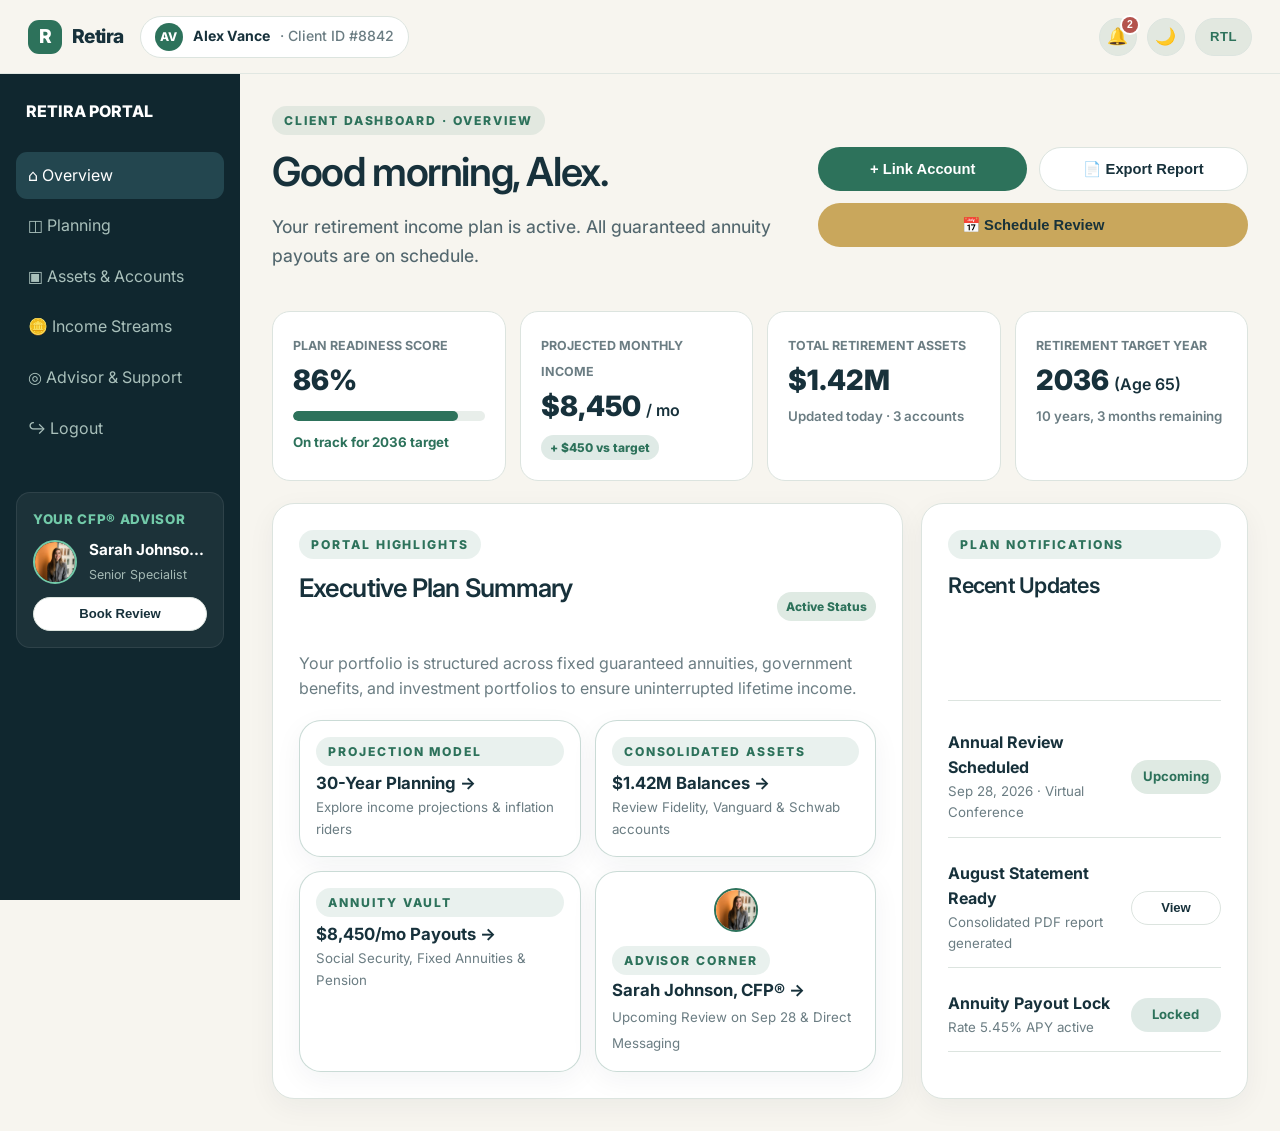
<file: dashboard.html>
<!doctype html>
<html lang="en">

<head>
  <meta charset="utf-8">
  <meta name="viewport" content="width=device-width,initial-scale=1">
  <title>Client Dashboard | Retira — Annuity & Retirement Income Planning</title>
  <meta name="description"
    content="View your consolidated retirement plan, projected monthly income streams, active annuity contracts, and advisor communication.">
  <link rel="icon" type="image/svg+xml" href="favicon.svg">
  <link rel="preconnect" href="https://fonts.googleapis.com">
  <link rel="preconnect" href="https://fonts.gstatic.com" crossorigin>
  <link href="https://fonts.googleapis.com/css2?family=Inter:ital,opsz,wght@0,14..32,100..900;1,14..32,100..900&display=swap" rel="stylesheet">
  <link rel="stylesheet" href="styles.css">
  <style>
    /* Dashboard Header Bar */
    .dash-header {
      position: sticky;
      top: 0;
      z-index: 30;
      background: rgba(247, 245, 239, 0.96);
      backdrop-filter: blur(16px);
      border-bottom: 1px solid rgba(220, 228, 223, 0.8);
      height: 74px;
      display: flex;
      align-items: center;
      padding: 0 28px;
      justify-content: space-between;
    }

    [data-theme="dark"] .dash-header {
      background: rgba(12, 29, 35, 0.96);
      border-bottom-color: rgba(29, 61, 53, 0.8);
    }

    .dash-header-left {
      display: flex;
      align-items: center;
      gap: 16px;
    }

    .dash-header-right {
      display: flex;
      align-items: center;
      gap: 12px;
    }

    .dash-desktop-actions {
      display: flex;
      align-items: center;
      gap: 10px;
    }

    .dash-user-badge {
      display: flex;
      align-items: center;
      gap: 10px;
      padding: 6px 14px;
      border-radius: 999px;
      background: var(--paper);
      border: 1px solid var(--line);
      font-size: 0.88rem;
      font-weight: 700;
    }

    .dash-avatar {
      width: 28px;
      height: 28px;
      min-width: 28px;
      min-height: 28px;
      aspect-ratio: 1 / 1;
      border-radius: 50%;
      background: var(--green);
      color: white;
      display: grid;
      place-items: center;
      font-size: 0.75rem;
      font-weight: 800;
      flex-shrink: 0;
    }

    /* Notification Bell */
    .icon-btn {
      width: 38px;
      height: 38px;
      border-radius: 50%;
      background: rgba(45, 114, 91, 0.1);
      border: 1px solid var(--line);
      color: var(--green);
      display: inline-flex;
      align-items: center;
      justify-content: center;
      cursor: pointer;
      position: relative;
      transition: all 0.2s ease;
      box-sizing: border-box;
      flex-shrink: 0;
      vertical-align: middle;
      font-size: 1.05rem;
    }

    .icon-btn:hover {
      background: var(--green);
      color: white;
    }

    [data-theme="dark"] .dash-avatar {
      background: #236852 !important;
      color: #ffffff !important;
    }

    [data-theme="dark"] .icon-btn {
      background: rgba(52, 211, 153, 0.15) !important;
      border-color: rgba(52, 211, 153, 0.28) !important;
      color: #34d399 !important;
    }

    [data-theme="dark"] .icon-btn:hover {
      background: #34d399 !important;
      color: #0c1d23 !important;
    }

    .icon-badge {
      position: absolute;
      top: -2px;
      right: -2px;
      width: 16px;
      height: 16px;
      border-radius: 50%;
      background: var(--danger);
      color: white;
      font-size: 0.65rem;
      font-weight: 800;
      display: grid;
      place-items: center;
      box-shadow: 0 0 0 2px var(--paper);
    }

    /* Interactive Chart Extensions */
    .chart-container {
      position: relative;
      width: 100%;
      box-sizing: border-box;
    }

    .chart-filter-actions {
      display: flex;
      gap: 10px;
      margin-bottom: 16px;
      flex-wrap: wrap;
    }

    .chart-bars-wrap {
      height: 240px;
      display: flex;
      align-items: flex-end;
      justify-content: space-between;
      gap: 16px;
      padding: 24px 8px 10px;
      border-bottom: 1px solid var(--line);
      width: 100%;
      box-sizing: border-box;
    }

    .chart-col {
      flex: 1 1 0;
      min-width: 0;
      display: flex;
      flex-direction: column;
      justify-content: flex-end;
      height: 100%;
      position: relative;
      cursor: pointer;
      outline: none;
      box-sizing: border-box;
    }

    .chart-col-group {
      width: 100%;
      max-width: 44px;
      margin: 0 auto;
      display: flex;
      flex-direction: column;
      border-radius: 8px 8px 3px 3px;
      overflow: hidden;
      transition: transform 0.2s ease, filter 0.2s ease;
    }

    .chart-col:hover .chart-col-group,
    .chart-col:focus .chart-col-group,
    .chart-col.active .chart-col-group {
      transform: translateY(-4px);
      filter: brightness(1.1);
    }

    .chart-seg-annuity {
      background: var(--green);
    }

    .chart-seg-pension {
      background: #3b82f6;
    }

    .chart-seg-portfolio {
      background: var(--gold);
    }

    .chart-label {
      text-align: center;
      font-size: 0.78rem;
      color: var(--muted);
      margin-top: 8px;
      font-weight: 700;
      white-space: nowrap;
      overflow: hidden;
      text-overflow: ellipsis;
    }

    .chart-tooltip {
      position: absolute;
      top: -45px;
      left: 50%;
      transform: translateX(-50%);
      background: var(--ink);
      color: white;
      padding: 5px 10px;
      border-radius: 8px;
      font-size: 0.76rem;
      font-weight: 700;
      white-space: nowrap;
      opacity: 0;
      pointer-events: none;
      transition: opacity 0.2s ease, transform 0.2s ease;
      z-index: 20;
      box-shadow: 0 4px 14px rgba(0, 0, 0, 0.28);
    }

    .chart-col:hover .chart-tooltip,
    .chart-col:focus .chart-tooltip,
    .chart-col.active .chart-tooltip {
      opacity: 1;
    }

    .chart-col:first-child .chart-tooltip {
      left: 0;
      transform: translateX(0);
    }

    .chart-col:last-child .chart-tooltip {
      left: auto;
      right: 0;
      transform: translateX(0);
    }

    .chart-legend-grid {
      display: flex;
      justify-content: space-between;
      align-items: center;
      margin-top: 16px;
      font-size: 0.84rem;
      flex-wrap: wrap;
      gap: 10px;
    }

    .chart-milestone-box {
      margin-top: 18px;
      padding: 14px 18px;
      background: rgba(45, 114, 91, 0.08);
      border-radius: 14px;
      border: 1px solid rgba(45, 114, 91, 0.18);
      font-size: 0.88rem;
      color: var(--green);
      font-weight: 600;
    }

    [data-theme="dark"] .chart-milestone-box {
      background: rgba(52, 211, 153, 0.14) !important;
      border-color: rgba(52, 211, 153, 0.28) !important;
      color: #34d399 !important;
    }

    /* Responsive Chart Adaptations for Tablets and Mobile Phones */
    @media (max-width: 768px) {
      #plan-card {
        padding: 20px 14px !important;
        border-radius: 18px !important;
        box-sizing: border-box;
      }

      #plan-card .section-head {
        margin-bottom: 12px;
      }

      #plan-card .section-head h2 {
        font-size: 1.35rem !important;
        line-height: 1.3;
      }

      .chart-filter-actions {
        gap: 8px;
        margin-bottom: 14px;
      }

      .chart-filter-actions .btn {
        padding: 6px 12px;
        font-size: 0.82rem;
      }

      .chart-bars-wrap {
        height: 205px;
        gap: 8px;
        padding: 20px 4px 8px;
      }

      .chart-col-group {
        max-width: 34px;
        border-radius: 6px 6px 2px 2px;
      }

      .chart-label {
        font-size: 0.7rem;
        margin-top: 6px;
        letter-spacing: -0.02em;
      }

      .chart-tooltip {
        font-size: 0.68rem;
        padding: 4px 8px;
        top: -38px;
      }

      .chart-col:first-child .chart-tooltip {
        left: 0;
        transform: translateX(0);
      }

      .chart-col:last-child .chart-tooltip {
        left: auto;
        right: 0;
        transform: translateX(0);
      }

      .chart-legend-grid {
        flex-direction: column !important;
        align-items: flex-start !important;
        gap: 8px !important;
        margin-top: 14px !important;
        font-size: 0.8rem !important;
      }

      .chart-milestone-box {
        margin-top: 14px !important;
        padding: 12px 14px !important;
        font-size: 0.84rem !important;
        line-height: 1.45;
      }
    }

    @media (max-width: 440px) {
      #plan-card {
        padding: 16px 10px !important;
      }

      #plan-card .section-head h2 {
        font-size: 1.18rem !important;
      }

      .chart-filter-actions {
        gap: 6px;
        margin-bottom: 12px;
      }

      .chart-filter-actions .btn {
        flex: 1 1 auto;
        justify-content: center;
        padding: 6px 8px;
        font-size: 0.74rem;
        white-space: nowrap;
      }

      .chart-bars-wrap {
        height: 185px;
        gap: 4px;
        padding: 18px 2px 6px;
      }

      .chart-col-group {
        max-width: 24px;
        border-radius: 4px 4px 2px 2px;
      }

      .chart-label {
        font-size: 0.62rem;
        margin-top: 5px;
        letter-spacing: -0.04em;
      }

      .chart-tooltip {
        font-size: 0.62rem;
        padding: 3px 6px;
        top: -34px;
      }

      .chart-legend-grid {
        font-size: 0.76rem !important;
        gap: 6px !important;
      }

      .chart-milestone-box {
        padding: 10px 12px !important;
        font-size: 0.8rem !important;
      }
    }

    @media (max-width: 340px) {
      #plan-card {
        padding: 14px 6px !important;
      }

      .chart-bars-wrap {
        gap: 3px;
        height: 175px;
      }

      .chart-col-group {
        max-width: 20px;
      }

      .chart-label {
        font-size: 0.58rem;
      }
    }

    /* Modal Backdrop & Dialog */
    .modal-backdrop {
      position: fixed;
      inset: 0;
      z-index: 1000;
      background: rgba(16, 39, 47, 0.6);
      backdrop-filter: blur(6px);
      display: grid;
      place-items: center;
      padding: 20px;
      opacity: 0;
      pointer-events: none;
      transition: opacity 0.25s ease;
    }

    .modal-backdrop.active {
      opacity: 1;
      pointer-events: auto;
    }

    .modal-dialog {
      background: var(--paper);
      border: 1px solid var(--line);
      border-radius: 24px;
      width: min(520px, 100%);
      padding: 32px;
      box-shadow: 0 20px 60px rgba(0, 0, 0, 0.3);
      position: relative;
      transform: translateY(20px);
      transition: transform 0.25s ease;
    }

    .modal-backdrop.active .modal-dialog {
      transform: translateY(0);
    }

    .modal-close {
      position: absolute;
      top: 20px;
      right: 20px;
      background: none;
      border: none;
      font-size: 1.3rem;
      cursor: pointer;
      color: var(--muted);
    }

    [dir="rtl"] .modal-close {
      right: auto;
      left: 20px;
    }

    /* Toast Notification */
    .toast-notification {
      position: fixed;
      bottom: 24px;
      right: 24px;
      z-index: 1000;
      background: var(--ink);
      color: white;
      padding: 14px 22px;
      border-radius: 14px;
      box-shadow: 0 12px 35px rgba(0, 0, 0, 0.25);
      font-size: 0.9rem;
      font-weight: 600;
      display: flex;
      align-items: center;
      gap: 10px;
      transform: translateY(100px);
      opacity: 0;
      transition: all 0.3s cubic-bezier(0.16, 1, 0.3, 1);
    }

    [dir="rtl"] .toast-notification {
      right: auto;
      left: 24px;
    }

    .toast-notification.show {
      transform: translateY(0);
      opacity: 1;
    }

    /* Advisor Profile Box */
    .advisor-profile-box {
      display: flex;
      align-items: center;
      gap: 16px;
      padding: 16px;
      background: var(--cream);
      border-radius: 16px;
      border: 1px solid var(--line);
      margin: 16px 0;
    }

    .advisor-avatar-lg {
      width: 56px;
      height: 56px;
      min-width: 56px;
      min-height: 56px;
      max-width: 56px;
      max-height: 56px;
      aspect-ratio: 1 / 1;
      border-radius: 50%;
      object-fit: cover;
      object-position: center 20%;
      flex-shrink: 0;
      border: 2.5px solid var(--green);
      box-shadow: 0 4px 14px rgba(45, 114, 91, 0.25);
      display: block;
    }

    [data-theme="dark"] .advisor-avatar-lg {
      border-color: #34d399 !important;
      box-shadow: 0 4px 14px rgba(0, 0, 0, 0.5) !important;
    }

    .btn-sm {
      padding: 6px 12px;
      font-size: 0.82rem;
    }

    .vault-legacy-grid {
      display: grid;
      grid-template-columns: 1fr 1fr;
      gap: 20px;
      align-items: stretch;
      margin-top: 20px;
    }

    @media (max-width: 850px) {
      .vault-legacy-grid {
        grid-template-columns: 1fr;
      }
    }
  </style>
</head>

<body>

  <!-- Dashboard Top Header Bar -->
  <header class="dash-header">
    <div class="dash-header-left">
      <a class="brand" href="index.html">
        <span class="brand-mark">R</span>Retira
      </a>
      <div class="dash-user-badge desktop-only-badge">
        <span class="dash-avatar">AV</span>
        <span>Alex Vance</span>
        <span style="color: var(--muted); font-weight: 500;">· Client ID #8842</span>
      </div>
    </div>

    <div class="dash-header-right">
      <div class="dash-desktop-actions">
        <button type="button" class="icon-btn"
          onclick="showToast('🔔 Notifications: 1) Annual Review scheduled for Sep 28. 2) August statement ready.')"
          title="Notifications" aria-label="Notifications">
          🔔
          <span class="icon-badge">2</span>
        </button>
        <button type="button" class="theme-toggle-btn" data-action="toggle-theme" title="Toggle Light/Dark Theme"
          aria-label="Toggle Theme">🌙</button>
        <button type="button" class="rtl-toggle-btn" data-action="toggle-rtl" title="Toggle RTL Layout"
          aria-label="Toggle RTL">RTL</button>

      </div>

      <div class="dash-mobile-top-btns">
        <button type="button" class="theme-toggle-btn" data-action="toggle-theme" title="Toggle Theme">🌙</button>
        <button class="mobile-toggle dash-mobile-toggle" id="dashMobileToggle" aria-label="Dashboard Menu">☰</button>
      </div>
    </div>
  </header>

  <!-- Full-Screen Mobile Navigation Drawer -->
  <div class="dash-mobile-dropdown" id="dashMobileDropdown">
    <div class="dash-mobile-drawer-inner">
      <div class="dash-mobile-user-card">
        <span class="dash-avatar" style="width:42px; height:42px; font-size:1rem;">AV</span>
        <div>
          <strong style="display:block; font-size:1.02rem; color: var(--ink);">Alex Vance</strong>
          <small style="color: var(--muted); font-size:0.85rem;">Client ID #8842 · Active Plan</small>
        </div>
      </div>

      <div class="dash-mobile-tabs">
        <div class="dash-mobile-label">PORTAL NAVIGATION</div>
        <a class="active" href="#overview" data-dash-target="overview">⌂ Overview</a>
        <a href="#plan" data-dash-target="plan">◫ Planning & Riders</a>
        <a href="#accounts" data-dash-target="accounts">▣ Assets & Accounts</a>
        <a href="#income" data-dash-target="income">🪙 Income Streams</a>
        <a href="#advisor" data-dash-target="advisor">◎ Advisor & Support</a>
      </div>

      <div class="dash-mobile-advisor">
        <small
          style="color: var(--green); font-weight: 800; text-transform: uppercase; letter-spacing: 0.05em; display: block; margin-bottom: 8px;">YOUR
          CFP® ADVISOR</small>
        <div style="display: flex; align-items: center; gap: 12px; margin-bottom: 12px;">
          <img src="sarah.jpg" alt="Sarah Johnson, CFP®" width="48" height="48"
            style="width: 48px; height: 48px; min-width: 48px; min-height: 48px; aspect-ratio: 1 / 1; border-radius: 50%; object-fit: cover; object-position: center 20%; flex-shrink: 0; border: 2px solid var(--green);"
            onerror="this.onerror=null; this.src='https://images.unsplash.com/photo-1573496359142-b8d87734a5a2?auto=format&fit=crop&w=400&q=85';">
          <div style="min-width: 0; flex: 1;">
            <strong style="color: var(--ink); display: block; font-size: 0.98rem;">Sarah Johnson, CFP®</strong>
            <p style="color: var(--muted); font-size: 0.82rem; margin: 2px 0 0;">Senior Retirement Specialist</p>
          </div>
        </div>
        <button type="button" class="btn btn-primary" style="width: 100%; justify-content: center;"
          onclick="showModal('scheduleModal')">📅 Schedule Advisor Review</button>
      </div>

      <div class="dash-mobile-actions">
        <div style="display:flex; gap:10px; align-items:center;">
          <button type="button" class="icon-btn" style="flex:none; width:42px; height:42px;"
            onclick="showToast('🔔 Notifications: 1) Annual Review scheduled for Sep 28. 2) August statement ready.')"
            title="Notifications">
            🔔 <span class="icon-badge">2</span>
          </button>
          <button type="button" class="theme-toggle-btn" data-action="toggle-theme"
            style="flex:1; height:42px; justify-content:center; border-radius:12px;">🌙 Theme</button>
          <button type="button" class="rtl-toggle-btn" data-action="toggle-rtl"
            style="flex:1; height:42px; justify-content:center; border-radius:12px;">RTL</button>
        </div>
        <a href="index.html" class="btn btn-soft"
          style="width: 100%; justify-content: center; margin-top: 10px; height:44px; border-radius:12px;">↪ Log Out
        </a>
      </div>
    </div>
  </div>

  <main class="dashboard-shell">
    <!-- Sidebar Navigation -->
    <aside class="sidebar">
      <div class="side-brand">RETIRA PORTAL</div>
      <nav class="side-links">
        <a class="active" href="#overview" data-dash-target="overview">⌂ Overview</a>
        <a href="#plan" data-dash-target="plan">◫ Planning</a>
        <a href="#accounts" data-dash-target="accounts">▣ Assets & Accounts</a>
        <a href="#income" data-dash-target="income">🪙 Income Streams</a>
        <a href="#advisor" data-dash-target="advisor">◎ Advisor & Support</a>
        <a href="index.html">↪ Logout</a>
      </nav>

      <div
        style="margin-top: 40px; padding: 16px; background: rgba(255,255,255,0.05); border-radius: 14px; border: 1px solid rgba(255,255,255,0.08);">
        <small
          style="color: #72caa9; font-weight: 800; text-transform: uppercase; letter-spacing: 0.05em; display: block; margin-bottom: 8px;">YOUR
          CFP® ADVISOR</small>
        <div style="display: flex; align-items: center; gap: 12px; margin-bottom: 12px;">
          <img src="sarah.jpg" alt="Sarah Johnson, CFP®" width="44" height="44"
            style="width: 44px; height: 44px; min-width: 44px; min-height: 44px; aspect-ratio: 1 / 1; border-radius: 50%; object-fit: cover; object-position: center 20%; flex-shrink: 0; border: 2px solid #72caa9;"
            onerror="this.onerror=null; this.src='https://images.unsplash.com/photo-1573496359142-b8d87734a5a2?auto=format&fit=crop&w=400&q=85';">
          <div style="min-width: 0; flex: 1;">
            <strong style="color: white; display: block; font-size: 0.95rem; white-space: nowrap; overflow: hidden; text-overflow: ellipsis;">Sarah Johnson, CFP®</strong>
            <p style="color: #a4b9b4; font-size: 0.78rem; margin: 2px 0 0;">Senior Specialist</p>
          </div>
        </div>
        <button type="button" class="btn btn-soft btn-sm"
          style="width: 100%; text-align: center; justify-content: center;" onclick="showModal('scheduleModal')">Book
          Review</button>
      </div>
    </aside>

    <!-- Main Content Area -->
    <section class="dash-main">

      <!-- SECTION 1: OVERVIEW -->
      <div class="dash-section active" data-dash-section="overview">
        <!-- Greeting & Actions -->
        <div class="dash-top">
          <div>
            <div class="eyebrow">CLIENT DASHBOARD · OVERVIEW</div>
            <h1 style="font-size: 2.5rem;">Good morning, Alex.</h1>
            <p class="lead">Your retirement income plan is active. All guaranteed annuity payouts are on schedule.</p>
          </div>
          <div class="dash-top-actions">
            <button type="button" class="btn btn-primary dash-action-btn" onclick="showModal('addAccountModal')">+ Link
              Account</button>
            <button type="button" class="btn btn-soft dash-action-btn"
              onclick="showToast('📄 Generating consolidated PDF statement...')">📄 Export Report</button>
            <button type="button" class="btn btn-gold dash-action-btn" onclick="showModal('scheduleModal')">📅 Schedule
              Review</button>
          </div>
        </div>

        <!-- Top Metrics Grid -->
        <div class="dash-grid">
          <div class="dash-card">
            <span class="kicker">PLAN READINESS SCORE</span>
            <div class="big">86%</div>
            <div class="progress" style="margin: 8px 0;"><span style="width:86%"></span></div>
            <small style="color: var(--green); font-weight: 700;">On track for 2036 target</small>
          </div>

          <div class="dash-card">
            <span class="kicker">PROJECTED MONTHLY INCOME</span>
            <div class="big">$8,450 <small style="font-size: 1rem; font-weight: 600;">/ mo</small></div>
            <div style="margin-top: 6px;">
              <span class="tag" style="background: rgba(45,114,91,0.15); color: var(--green);">+ $450 vs target</span>
            </div>
          </div>

          <div class="dash-card">
            <span class="kicker">TOTAL RETIREMENT ASSETS</span>
            <div class="big">$1.42M</div>
            <small style="color: var(--muted); font-weight: 600;">Updated today · 3 accounts</small>
          </div>

          <div class="dash-card">
            <span class="kicker">RETIREMENT TARGET YEAR</span>
            <div class="big">2036 <small style="font-size: 1rem; font-weight: 600;">(Age 65)</small></div>
            <small style="color: var(--muted); font-weight: 600;">10 years, 3 months remaining</small>
          </div>
        </div>

        <!-- Executive Summary Cards Grid -->
        <div class="dash-layout" style="margin-top: 22px;">
          <div class="card">
            <div class="section-head" style="margin-bottom: 14px;">
              <div>
                <div class="eyebrow">PORTAL HIGHLIGHTS</div>
                <h2 style="font-size: 1.6rem;">Executive Plan Summary</h2>
              </div>
              <span class="tag">Active Status</span>
            </div>
            <p style="color: var(--muted); margin-bottom: 18px;">Your portfolio is structured across fixed guaranteed
              annuities, government benefits, and investment portfolios to ensure uninterrupted lifetime income.</p>

            <div class="dash-sub-grid">
              <div class="card" style="padding: 16px; cursor: pointer; border-color: rgba(45,114,91,0.25);"
                onclick="switchDashTab('plan')">
                <div class="eyebrow" style="margin-bottom: 4px;">PROJECTION MODEL</div>
                <strong style="display: block; font-size: 1.05rem;">30-Year Planning →</strong>
                <small style="color: var(--muted);">Explore income projections & inflation riders</small>
              </div>
              <div class="card" style="padding: 16px; cursor: pointer; border-color: rgba(45,114,91,0.25);"
                onclick="switchDashTab('accounts')">
                <div class="eyebrow" style="margin-bottom: 4px;">CONSOLIDATED ASSETS</div>
                <strong style="display: block; font-size: 1.05rem;">$1.42M Balances →</strong>
                <small style="color: var(--muted);">Review Fidelity, Vanguard & Schwab accounts</small>
              </div>
              <div class="card" style="padding: 16px; cursor: pointer; border-color: rgba(45,114,91,0.25);"
                onclick="switchDashTab('income')">
                <div class="eyebrow" style="margin-bottom: 4px;">ANNUITY VAULT</div>
                <strong style="display: block; font-size: 1.05rem;">$8,450/mo Payouts →</strong>
                <small style="color: var(--muted);">Social Security, Fixed Annuities & Pension</small>
              </div>
              <div class="card" style="padding: 16px; cursor: pointer; border-color: rgba(45,114,91,0.25); display: flex; align-items: center; gap: 14px;"
                onclick="switchDashTab('advisor')">
                <img src="sarah.jpg" alt="Sarah Johnson, CFP®" width="44" height="44"
                  style="width: 44px; height: 44px; min-width: 44px; min-height: 44px; aspect-ratio: 1 / 1; border-radius: 50%; object-fit: cover; object-position: center 20%; flex-shrink: 0; border: 2px solid var(--green);"
                  onerror="this.onerror=null; this.src='https://images.unsplash.com/photo-1573496359142-b8d87734a5a2?auto=format&fit=crop&w=400&q=85';">
                <div style="min-width: 0; flex: 1;">
                  <div class="eyebrow" style="margin-bottom: 2px;">ADVISOR CORNER</div>
                  <strong style="display: block; font-size: 1.05rem;">Sarah Johnson, CFP® →</strong>
                  <small style="color: var(--muted);">Upcoming Review on Sep 28 & Direct Messaging</small>
                </div>
              </div>
            </div>
          </div>

          <div class="card">
            <div class="eyebrow">PLAN NOTIFICATIONS</div>
            <h3 style="font-size: 1.35rem; margin-bottom: 12px;">Recent Updates</h3>
            <div class="list">
              <div class="list-item">
                <div>
                  <strong>Annual Review Scheduled</strong>
                  <small style="display: block; color: var(--muted);">Sep 28, 2026 · Virtual Conference</small>
                </div>
                <span class="notif-pill upcoming">Upcoming</span>
              </div>
              <div class="list-item">
                <div>
                  <strong>August Statement Ready</strong>
                  <small style="display: block; color: var(--muted);">Consolidated PDF report generated</small>
                </div>
                <button type="button" class="notif-pill btn-view"
                  onclick="showToast('Downloading August 2026 Statement...')">View</button>
              </div>
              <div class="list-item">
                <div>
                  <strong>Annuity Payout Lock</strong>
                  <small style="display: block; color: var(--muted);">Rate 5.45% APY active</small>
                </div>
                <span class="notif-pill locked">Locked</span>
              </div>
            </div>
          </div>
        </div>
      </div>

      <!-- SECTION 2: PLANNING -->
      <div class="dash-section" data-dash-section="plan">
        <div class="dash-top">
          <div>
            <div class="eyebrow">RETIREMENT PLANNING & PROJECTIONS</div>
            <h1 class="dash-title" style="font-size: 2.4rem;">30-Year Income Projection Model</h1>
            <p class="lead">Visualize your guaranteed payouts and variable growth from now through age 90+.</p>
          </div>
        </div>

        <div class="card" id="plan-card">
          <div class="section-head" style="margin-bottom: 14px;">
            <div>
              <div class="eyebrow">PROJECTION MODEL</div>
              <h2 style="font-size: 1.65rem;">Income Growth & Inflation Adjustment</h2>
            </div>
            <span class="tag">On Track</span>
          </div>

          <div class="chart-filter-actions">
            <button class="btn btn-soft btn-sm active" style="border-color: var(--green);"
              onclick="showToast('Showing Consolidated Projection')">Consolidated View</button>
            <button class="btn btn-soft btn-sm"
              onclick="showToast('Filtering for Guaranteed Annuities & Pension')">Guaranteed Income Only</button>
          </div>

          <!-- Interactive Bars Chart -->
          <div class="chart-container">
            <div class="chart-bars-wrap">
              <div class="chart-col" tabindex="0" role="button" aria-label="Year 2026: $6,200 per month">
                <div class="chart-tooltip">$6,200/mo · 2026</div>
                <div class="chart-col-group" style="height: 45%;">
                  <div class="chart-seg-annuity" style="height: 35%;"></div>
                  <div class="chart-seg-pension" style="height: 40%;"></div>
                  <div class="chart-seg-portfolio" style="height: 25%;"></div>
                </div>
                <div class="chart-label">2026</div>
              </div>

              <div class="chart-col" tabindex="0" role="button" aria-label="Year 2028: $6,800 per month">
                <div class="chart-tooltip">$6,800/mo · 2028</div>
                <div class="chart-col-group" style="height: 52%;">
                  <div class="chart-seg-annuity" style="height: 38%;"></div>
                  <div class="chart-seg-pension" style="height: 40%;"></div>
                  <div class="chart-seg-portfolio" style="height: 22%;"></div>
                </div>
                <div class="chart-label">2028</div>
              </div>

              <div class="chart-col" tabindex="0" role="button" aria-label="Year 2030: $7,400 per month">
                <div class="chart-tooltip">$7,400/mo · 2030</div>
                <div class="chart-col-group" style="height: 60%;">
                  <div class="chart-seg-annuity" style="height: 40%;"></div>
                  <div class="chart-seg-pension" style="height: 38%;"></div>
                  <div class="chart-seg-portfolio" style="height: 22%;"></div>
                </div>
                <div class="chart-label">2030</div>
              </div>

              <div class="chart-col" tabindex="0" role="button" aria-label="Year 2033: $8,100 per month">
                <div class="chart-tooltip">$8,100/mo · 2033</div>
                <div class="chart-col-group" style="height: 70%;">
                  <div class="chart-seg-annuity" style="height: 42%;"></div>
                  <div class="chart-seg-pension" style="height: 36%;"></div>
                  <div class="chart-seg-portfolio" style="height: 22%;"></div>
                </div>
                <div class="chart-label">2033</div>
              </div>

              <div class="chart-col" tabindex="0" role="button" aria-label="Year 2036 Target: $8,450 per month">
                <div class="chart-tooltip">$8,450/mo · 2036 (Target)</div>
                <div class="chart-col-group" style="height: 85%;">
                  <div class="chart-seg-annuity" style="height: 45%;"></div>
                  <div class="chart-seg-pension" style="height: 35%;"></div>
                  <div class="chart-seg-portfolio" style="height: 20%;"></div>
                </div>
                <div class="chart-label">2036 ★</div>
              </div>

              <div class="chart-col" tabindex="0" role="button" aria-label="Year 2040: $9,200 per month">
                <div class="chart-tooltip">$9,200/mo · 2040</div>
                <div class="chart-col-group" style="height: 92%;">
                  <div class="chart-seg-annuity" style="height: 48%;"></div>
                  <div class="chart-seg-pension" style="height: 32%;"></div>
                  <div class="chart-seg-portfolio" style="height: 20%;"></div>
                </div>
                <div class="chart-label">2040</div>
              </div>

              <div class="chart-col" tabindex="0" role="button" aria-label="Year 2045: $10,100 per month">
                <div class="chart-tooltip">$10,100/mo · 2045</div>
                <div class="chart-col-group" style="height: 98%;">
                  <div class="chart-seg-annuity" style="height: 50%;"></div>
                  <div class="chart-seg-pension" style="height: 30%;"></div>
                  <div class="chart-seg-portfolio" style="height: 20%;"></div>
                </div>
                <div class="chart-label">2045</div>
              </div>
            </div>
          </div>

          <!-- Chart Legend -->
          <div class="chart-legend-grid">
            <div style="display: flex; align-items: center; gap: 6px;">
              <span style="width: 12px; height: 12px; border-radius: 3px; background: var(--green);"></span>
              <span>Fixed Lifetime Annuities ($2,250)</span>
            </div>
            <div style="display: flex; align-items: center; gap: 6px;">
              <span style="width: 12px; height: 12px; border-radius: 3px; background: #3b82f6;"></span>
              <span>Social Security & Pension ($4,400)</span>
            </div>
            <div style="display: flex; align-items: center; gap: 6px;">
              <span style="width: 12px; height: 12px; border-radius: 3px; background: var(--gold);"></span>
              <span>Portfolio Withdrawals ($1,800)</span>
            </div>
          </div>

          <div class="chart-milestone-box">
            💡 <strong>Key Milestone:</strong> Your guaranteed baseline income ($6,650/mo) fully covers 114% of your
            projected core living expenses of $5,800/mo.
          </div>
        </div>
      </div>

      <!-- SECTION 3: ASSETS & ACCOUNTS -->
      <div class="dash-section" data-dash-section="accounts">
        <div class="dash-top">
          <div>
            <div class="eyebrow">PORTFOLIO CONSOLIDATION</div>
            <h1 style="font-size: 2.4rem;">Linked Accounts & Asset Balances</h1>
            <p class="lead">View real-time aggregated balances across IRA, 401(k), and brokerage accounts.</p>
          </div>
          <button type="button" class="btn btn-primary" onclick="showModal('addAccountModal')">+ Link Financial
            Institution</button>
        </div>

        <div class="card">
          <div class="section-head" style="margin-bottom: 16px;">
            <div>
              <div class="eyebrow">ASSET CONSOLIDATION</div>
              <h2 style="font-size: 1.65rem;">Connected Financial Accounts</h2>
            </div>
            <span class="tag">Real-Time Sync</span>
          </div>

          <div class="table-wrap">
            <table class="table">
              <thead>
                <tr>
                  <th>Account Name</th>
                  <th>Institution</th>
                  <th>Type</th>
                  <th>Balance</th>
                  <th>Strategy</th>
                  <th>Last Sync</th>
                  <th>Action</th>
                </tr>
              </thead>
              <tbody>
                <tr>
                  <td><strong>Traditional IRA</strong></td>
                  <td>Fidelity Investments</td>
                  <td>Tax-Deferred IRA</td>
                  <td><strong style="color: var(--green); font-size: 1.05rem;">$640,000</strong></td>
                  <td>Growth & Income</td>
                  <td>Today, 09:30 AM</td>
                  <td><button type="button" class="btn btn-soft btn-sm"
                      onclick="showToast('Fetching Fidelity account details...')">Details</button></td>
                </tr>
                <tr>
                  <td><strong>401(k) Rollover</strong></td>
                  <td>Vanguard</td>
                  <td>Qualified Plan</td>
                  <td><strong style="color: var(--green); font-size: 1.05rem;">$510,000</strong></td>
                  <td>Target Date 2035</td>
                  <td>Today, 09:30 AM</td>
                  <td><button type="button" class="btn btn-soft btn-sm"
                      onclick="showToast('Fetching Vanguard account details...')">Details</button></td>
                </tr>
                <tr>
                  <td><strong>Taxable Brokerage</strong></td>
                  <td>Charles Schwab</td>
                  <td>Individual Taxable</td>
                  <td><strong style="color: var(--green); font-size: 1.05rem;">$270,000</strong></td>
                  <td>Dividend & Liquidity</td>
                  <td>Yesterday</td>
                  <td><button type="button" class="btn btn-soft btn-sm"
                      onclick="showToast('Fetching Schwab account details...')">Details</button></td>
                </tr>
              </tbody>
            </table>
          </div>

          <div
            style="display: flex; justify-content: space-between; align-items: center; margin-top: 18px; border-top: 1px solid var(--line); flex-wrap: wrap; gap: 12px; padding-top: 16px;">
            <div>
              <span style="color: var(--muted); font-weight: 600;">Consolidated Portfolio Total:</span>
              <strong style="font-size: 1.25rem; color: var(--ink); margin-left: 8px;">$1,420,000</strong>
            </div>
            <button type="button" class="btn btn-primary btn-sm" onclick="showModal('addAccountModal')">+ Link Another
              Financial Institution</button>
          </div>
        </div>
      </div>

      <!-- SECTION 4: INCOME STREAMS & ANNUITIES -->
      <div class="dash-section" data-dash-section="income">
        <div class="dash-top">
          <div>
            <div class="eyebrow">INCOME VAULT</div>
            <h1 style="font-size: 2.4rem;">Monthly Income Breakdown & Annuities</h1>
            <p class="lead">Consolidated view of lifetime guaranteed annuities, pension plans, and Social Security.</p>
          </div>
        </div>

        <div class="dash-layout">
          <!-- Monthly Income Stream Breakdown -->
          <div class="card">
            <div class="eyebrow">INCOME SOURCES</div>
            <h2 style="font-size: 1.65rem; margin-bottom: 16px;">Monthly Income Breakdown</h2>

            <div class="list">
              <div class="list-item">
                <div>
                  <strong style="display: block;">Social Security Benefit</strong>
                  <small style="color: var(--muted);">Claiming at Age 67</small>
                </div>
                <div style="text-align: right;">
                  <strong style="font-size: 1.05rem;">$2,800/mo</strong>
                  <div><span class="tag">Govt Guaranteed</span></div>
                </div>
              </div>

              <div class="list-item">
                <div>
                  <strong style="display: block;">Retira Fixed Lifetime Annuity</strong>
                  <strong style="color: var(--green); font-size: 0.8rem;">Contract #AT-88492</strong>
                </div>
                <div style="text-align: right;">
                  <strong style="font-size: 1.05rem;">$2,250/mo</strong>
                  <div><span class="tag">Insurance Locked</span></div>
                </div>
              </div>

              <div class="list-item">
                <div>
                  <strong style="display: block;">Vested Corporate Pension</strong>
                  <small style="color: var(--muted);">Lifetime Single-Life Option</small>
                </div>
                <div style="text-align: right;">
                  <strong style="font-size: 1.05rem;">$1,600/mo</strong>
                  <div><span class="tag">Pension Vested</span></div>
                </div>
              </div>

              <div class="list-item">
                <div>
                  <strong style="display: block;">Investment Portfolio Systematic Withdrawal</strong>
                  <small style="color: var(--muted);">Based on conservative 4% rule</small>
                </div>
                <div style="text-align: right;">
                  <strong style="font-size: 1.05rem;">$1,800/mo</strong>
                  <div><span class="tag" style="background: #fff3cd; color: #856404;">Variable</span></div>
                </div>
              </div>

              <div class="list-item"
                style="border-bottom: none; background: var(--sage); padding: 14px 16px; border-radius: 14px; margin-top: 10px;">
                <div>
                  <strong style="font-size: 1.1rem; color: var(--green);">Total Projected Income</strong>
                  <small style="display: block; color: var(--muted);">Combined monthly payout</small>
                </div>
                <div style="text-align: right;">
                  <strong style="font-size: 1.35rem; color: var(--green);">$8,450/mo</strong>
                </div>
              </div>
            </div>

            <button type="button" class="btn btn-soft"
              style="width: 100%; margin-top: 16px; text-align: center; justify-content: center;"
              onclick="showToast('Opening custom income scenario builder...')">+ Model Custom Income Source</button>
          </div>

          <!-- Annuity Contracts Card -->
          <div class="card">
            <div class="eyebrow">ANNUITY VAULT</div>
            <h3 style="font-size: 1.35rem;">Lifetime Income Annuity</h3>

            <div
              style="margin: 14px 0; padding: 16px; background: var(--cream); border-radius: 14px; border: 1px solid var(--line);">
              <div style="display: flex; justify-content: space-between; align-items: center; margin-bottom: 10px;">
                <small style="color: var(--muted); font-weight: 700;">POLICY DETAILS</small>
                <span class="tag">Active</span>
              </div>
              <div style="font-size: 0.9rem; line-height: 1.7;">
                <div>Policy Number: <strong>AT-8849210-X</strong></div>
                <div>Income Begin Date: <strong>Jan 15, 2036</strong></div>
                <div>Guaranteed Payout Rate: <strong>5.45% APY Lock</strong></div>
                <div>Guaranteed Payout: <strong style="color: var(--green); font-size: 1.05rem;">$2,250 / mo for
                    life</strong></div>
                <div>Annual COLA Adjustment: <strong>+ 3% Inflation Rider</strong></div>
              </div>
            </div>

            <button type="button" class="btn btn-primary"
              style="width: 100%; text-align: center; justify-content: center; margin-bottom: 8px;"
              onclick="showToast('📄 Opening Annuity Master Policy PDF...')">View Contract PDF</button>
            <button type="button" class="btn btn-soft" style="width: 100%; text-align: center; justify-content: center;"
              onclick="showToast('Requesting rider summary from insurance provider...')">Request Rider Summary</button>
          </div>
        </div>
      </div>

      <!-- SECTION 5: ADVISOR & SUPPORT -->
      <div class="dash-section" data-dash-section="advisor">
        <div class="dash-top">
          <div>
            <div class="eyebrow">DEDICATED ADVISORY SUPPORT</div>
            <h1 style="font-size: 2.4rem;">Advisor Consultation & Document Vault</h1>
            <p class="lead">Connect directly with Sarah Johnson CFP® and manage your encrypted documents.</p>
          </div>
          <button type="button" class="btn btn-gold" onclick="showModal('scheduleModal')">📅 Schedule
            Consultation</button>
        </div>

        <!-- Advisor Profile Card (Top Full Width) -->
        <div class="card" style="margin-bottom: 20px;">
          <div class="eyebrow">CERTIFIED FINANCIAL PLANNER®</div>
          <h3 style="font-size: 1.5rem; margin-bottom: 6px;">Your Dedicated Specialist</h3>

          <div class="advisor-profile-box">
            <img class="advisor-avatar-lg" src="sarah.jpg" alt="Sarah Johnson, CFP®" width="56" height="56"
              onerror="this.onerror=null; this.src='https://images.unsplash.com/photo-1573496359142-b8d87734a5a2?auto=format&fit=crop&w=400&q=85';">
            <div style="min-width: 0; flex: 1;">
              <strong style="display: block; font-size: 1.15rem; color: var(--ink);">Sarah Johnson, CFP®</strong>
              <small style="color: var(--muted); font-size: 0.88rem; line-height: 1.4; display: block; margin-top: 2px;">Senior Retirement & Annuity Specialist · 14 yrs experience</small>
            </div>
          </div>

          <div
            style="margin: 16px 0; padding: 16px; background: var(--paper); border-radius: 14px; border: 1px solid var(--line);">
            <div style="font-size: 0.82rem; color: var(--muted); font-weight: 700;">NEXT SCHEDULED CONSULTATION</div>
            <strong style="display: block; font-size: 1.05rem; margin-top: 4px; color: var(--ink);">Sep 28, 2026 · 10:00
              AM EST</strong>
            <small style="color: var(--green); font-weight: 600;">📹 Virtual HD Video Conference</small>
          </div>

          <div style="display: flex; gap: 10px; margin-bottom: 16px; flex-wrap: wrap;">
            <a class="btn btn-primary" href="services.html#advisors"
              style="flex: 1; text-align: center; justify-content: center;">Join HD Video Room</a>
            <button type="button" class="btn btn-soft" style="flex: 1; text-align: center; justify-content: center;"
              onclick="showModal('scheduleModal')">Reschedule Meeting</button>
          </div>

          <!-- Send Direct Note to Advisor -->
          <div style="margin-top: 20px; padding-top: 18px; border-top: 1px solid var(--line);">
            <label style="font-size: 0.88rem; font-weight: 700; display: block; margin-bottom: 8px;">Send Secure Note to
              Sarah</label>
            <textarea id="advisorNoteInput" rows="3"
              style="width: 100%; border: 1px solid var(--line); border-radius: 12px; padding: 10px; background: var(--cream); font-family: inherit; font-size: 0.9rem;"
              placeholder="Type your message or planning question here..."></textarea>
            <button type="button" class="btn btn-primary btn-sm" style="margin-top: 8px;"
              onclick="sendAdvisorNote()">Send Note to Advisor</button>
          </div>
        </div>

        <!-- Side-by-side grid for Document Vault & Estate & Legacy in Desktop View -->
        <div class="vault-legacy-grid">
          <div class="card" style="display: flex; flex-direction: column; justify-content: space-between;">
            <div>
              <div class="section-head" style="margin-bottom: 12px;">
                <div>
                  <div class="eyebrow">DOCUMENT VAULT</div>
                  <h3 style="font-size: 1.35rem;">Recent Statements</h3>
                </div>
                <span class="tag">256-Bit Encrypted</span>
              </div>

              <div class="list">
                <div class="list-item">
                  <div>
                    <strong>2026 Annuity Master Policy.pdf</strong>
                    <small style="display: block; color: var(--muted);">1.4 MB · Issued Aug 2026</small>
                  </div>
                  <button type="button" class="btn btn-soft btn-sm"
                    onclick="showToast('Downloading 2026 Annuity Master Policy.pdf...')">Download</button>
                </div>

                <div class="list-item">
                  <div>
                    <strong>August 2026 Consolidated Statement.pdf</strong>
                    <small style="display: block; color: var(--muted);">820 KB · Issued Sep 2026</small>
                  </div>
                  <button type="button" class="btn btn-soft btn-sm"
                    onclick="showToast('Downloading August 2026 Consolidated Statement.pdf...')">Download</button>
                </div>

                <div class="list-item">
                  <div>
                    <strong>Retirement Income Plan Blueprint.pdf</strong>
                    <small style="display: block; color: var(--muted);">3.2 MB · Issued Jul 2026</small>
                  </div>
                  <button type="button" class="btn btn-soft btn-sm"
                    onclick="showToast('Downloading Retirement Income Plan Blueprint.pdf...')">Download</button>
                </div>
              </div>
            </div>

            <button type="button" class="btn btn-soft"
              style="width: 100%; margin-top: 14px; text-align: center; justify-content: center;"
              onclick="showToast('Opening secure document uploader...')">⬆ Upload Document to Vault</button>
          </div>

          <div class="card" style="display: flex; flex-direction: column; justify-content: space-between;">
            <div>
              <div class="section-head" style="margin-bottom: 12px;">
                <div>
                  <div class="eyebrow">ESTATE & LEGACY</div>
                  <h3 style="font-size: 1.35rem;">Beneficiary Designations</h3>
                </div>
                <span class="tag" style="background: rgba(45, 114, 91, 0.1); color: var(--green);">Reviewed Aug
                  2026</span>
              </div>

              <!-- Beneficiary List -->
              <div class="list" style="margin-bottom: 14px;">
                <div class="list-item"
                  style="padding: 10px 12px; background: var(--cream); border-radius: 12px; margin-bottom: 8px;">
                  <div>
                    <div
                      style="font-size: 0.75rem; text-transform: uppercase; font-weight: 700; color: var(--muted); letter-spacing: 0.04em;">
                      Primary Beneficiary</div>
                    <strong style="color: var(--ink); font-size: 0.95rem;">Jane Vance (Spouse)</strong>
                    <small style="display: block; color: var(--green); font-weight: 600;">100% Allocation ·
                      Active</small>
                  </div>
                  <span
                    style="font-size: 0.78rem; font-weight: 700; background: rgba(45, 114, 91, 0.12); color: var(--green); padding: 4px 8px; border-radius: 6px;">✓
                    Verified</span>
                </div>

                <div class="list-item"
                  style="padding: 10px 12px; background: rgba(180, 83, 77, 0.06); border: 1px dashed var(--danger); border-radius: 12px;">
                  <div>
                    <div
                      style="font-size: 0.75rem; text-transform: uppercase; font-weight: 700; color: var(--danger); letter-spacing: 0.04em;">
                      Contingent Beneficiary</div>
                    <strong style="color: var(--ink); font-size: 0.95rem;">Unassigned</strong>
                    <small style="display: block; color: var(--muted);">0% Allocated · Add heir to prevent
                      probate</small>
                  </div>
                  <button type="button" class="btn btn-soft btn-sm"
                    style="color: var(--danger); border-color: var(--danger);"
                    onclick="showModal('beneficiaryModal')">Add Heir</button>
                </div>
              </div>
            </div>

            <button type="button" class="btn btn-primary btn-sm"
              style="width: 100%; text-align: center; justify-content: center; margin-top: 14px; padding: 10px;"
              onclick="showModal('beneficiaryModal')">Update Beneficiaries & Estate Setup</button>
          </div>
        </div>
      </div>

    </section>
  </main>

  <!-- Modals -->

  <!-- Modal 1: Link Account -->
  <div id="addAccountModal" class="modal-backdrop">
    <div class="modal-dialog">
      <button type="button" class="modal-close" onclick="closeModal('addAccountModal')">✕</button>
      <div class="eyebrow">PLAID / AGGREGATION</div>
      <h2 style="font-size: 1.8rem; margin-bottom: 8px;">Link Financial Account</h2>
      <p style="color: var(--muted); font-size: 0.94rem; margin-bottom: 20px;">Connect your external 401(k), IRA, or
        Brokerage account securely with bank-grade 256-bit encryption.</p>

      <form onsubmit="handleAccountModalSubmit(event)">
        <div class="field">
          <label>Financial Institution</label>
          <select required>
            <option>Fidelity Investments</option>
            <option>Vanguard</option>
            <option>Charles Schwab</option>
            <option>T. Rowe Price</option>
            <option>Empower Retirement</option>
            <option>Other Institution...</option>
          </select>
        </div>
        <div class="field">
          <label>Account Type</label>
          <select required>
            <option>Traditional / Roth IRA</option>
            <option>401(k) / 403(b) Rollover</option>
            <option>Fixed Annuity Contract</option>
            <option>Taxable Brokerage</option>
          </select>
        </div>
        <button type="submit" class="btn btn-primary" style="width: 100%; padding: 13px; margin-top: 10px;">Connect
          Account Securely →</button>
      </form>
    </div>
  </div>

  <!-- Modal 2: Schedule Review -->
  <div id="scheduleModal" class="modal-backdrop">
    <div class="modal-dialog">
      <button type="button" class="modal-close" onclick="closeModal('scheduleModal')">✕</button>
      <div class="eyebrow">ADVISOR CALENDAR</div>
      <h2 style="font-size: 1.8rem; margin-bottom: 8px;">Schedule Plan Review</h2>
      <p style="color: var(--muted); font-size: 0.94rem; margin-bottom: 16px;">Book a 45-minute 1-on-1 virtual
        consultation with your dedicated CFP® specialist.</p>

      <div style="display: flex; align-items: center; gap: 14px; margin-bottom: 20px; padding: 12px 14px; background: var(--cream); border-radius: 14px; border: 1px solid var(--line);">
        <img src="sarah.jpg" alt="Sarah Johnson, CFP®" width="46" height="46"
          style="width: 46px; height: 46px; min-width: 46px; min-height: 46px; aspect-ratio: 1 / 1; border-radius: 50%; object-fit: cover; object-position: center 20%; flex-shrink: 0; border: 2px solid var(--green);"
          onerror="this.onerror=null; this.src='https://images.unsplash.com/photo-1573496359142-b8d87734a5a2?auto=format&fit=crop&w=400&q=85';">
        <div style="min-width: 0; flex: 1;">
          <strong style="color: var(--ink); display: block; font-size: 0.98rem;">Sarah Johnson, CFP®</strong>
          <small style="color: var(--muted); font-size: 0.82rem;">Senior Retirement & Annuity Specialist · Fiduciary</small>
        </div>
      </div>

      <form onsubmit="handleScheduleSubmit(event)">
        <div class="field">
          <label>Preferred Date</label>
          <input type="date" required value="2026-10-05">
        </div>
        <div class="field">
          <label>Preferred Time Slot</label>
          <select required>
            <option>10:00 AM - 10:45 AM EST</option>
            <option>01:30 PM - 02:15 PM EST</option>
            <option>04:00 PM - 04:45 PM EST</option>
          </select>
        </div>
        <button type="submit" class="btn btn-primary" style="width: 100%; padding: 13px; margin-top: 10px;">Confirm
          Booking Request →</button>
      </form>
    </div>
  </div>

  <!-- Modal 3: Beneficiaries -->
  <div id="beneficiaryModal" class="modal-backdrop">
    <div class="modal-dialog">
      <button type="button" class="modal-close" onclick="closeModal('beneficiaryModal')">✕</button>
      <div class="eyebrow">ESTATE & LEGACY</div>
      <h2 style="font-size: 1.8rem; margin-bottom: 8px;">Update Beneficiaries</h2>
      <p style="color: var(--muted); font-size: 0.94rem; margin-bottom: 20px;">Manage primary and contingent
        beneficiaries for your Retira annuity policies.</p>

      <form onsubmit="handleBeneficiarySubmit(event)">
        <div class="field">
          <label>Primary Beneficiary Name & Relationship</label>
          <input type="text" required value="Jane Vance (Spouse) - 100%">
        </div>
        <div class="field">
          <label>Contingent Beneficiary Name & Relationship</label>
          <input type="text" required placeholder="e.g. Michael Vance (Son) - 100%">
        </div>
        <button type="submit" class="btn btn-primary" style="width: 100%; padding: 13px; margin-top: 10px;">Save
          Beneficiary Designations →</button>
      </form>
    </div>
  </div>



  <!-- Toast Notification Container -->
  <div id="toast" class="toast-notification"></div>

  <script src="script.js"></script>
  <script>
    function showToast(message) {
      const toast = document.getElementById("toast");
      if (!toast) return;
      toast.textContent = message;
      toast.classList.add("show");
      setTimeout(() => {
        toast.classList.remove("show");
      }, 3500);
    }

    function showModal(id) {
      const modal = document.getElementById(id);
      if (modal) modal.classList.add("active");
    }

    function closeModal(id) {
      const modal = document.getElementById(id);
      if (modal) modal.classList.remove("active");
    }

    function handleAccountModalSubmit(e) {
      e.preventDefault();
      closeModal("addAccountModal");
      showToast("✓ Financial account successfully linked! Balances updated.");
    }

    function handleScheduleSubmit(e) {
      e.preventDefault();
      closeModal("scheduleModal");
      showToast("✓ Meeting request submitted! Sarah Johnson will confirm shortly.");
    }

    function handleBeneficiarySubmit(e) {
      e.preventDefault();
      closeModal("beneficiaryModal");
      showToast("✓ Beneficiary designations successfully updated and saved.");
    }

    // Close modal on backdrop click
    document.querySelectorAll(".modal-backdrop").forEach(backdrop => {
      backdrop.addEventListener("click", e => {
        if (e.target === backdrop) {
          backdrop.classList.remove("active");
        }
      });
    });
  </script>
</body>

</html>
</file>
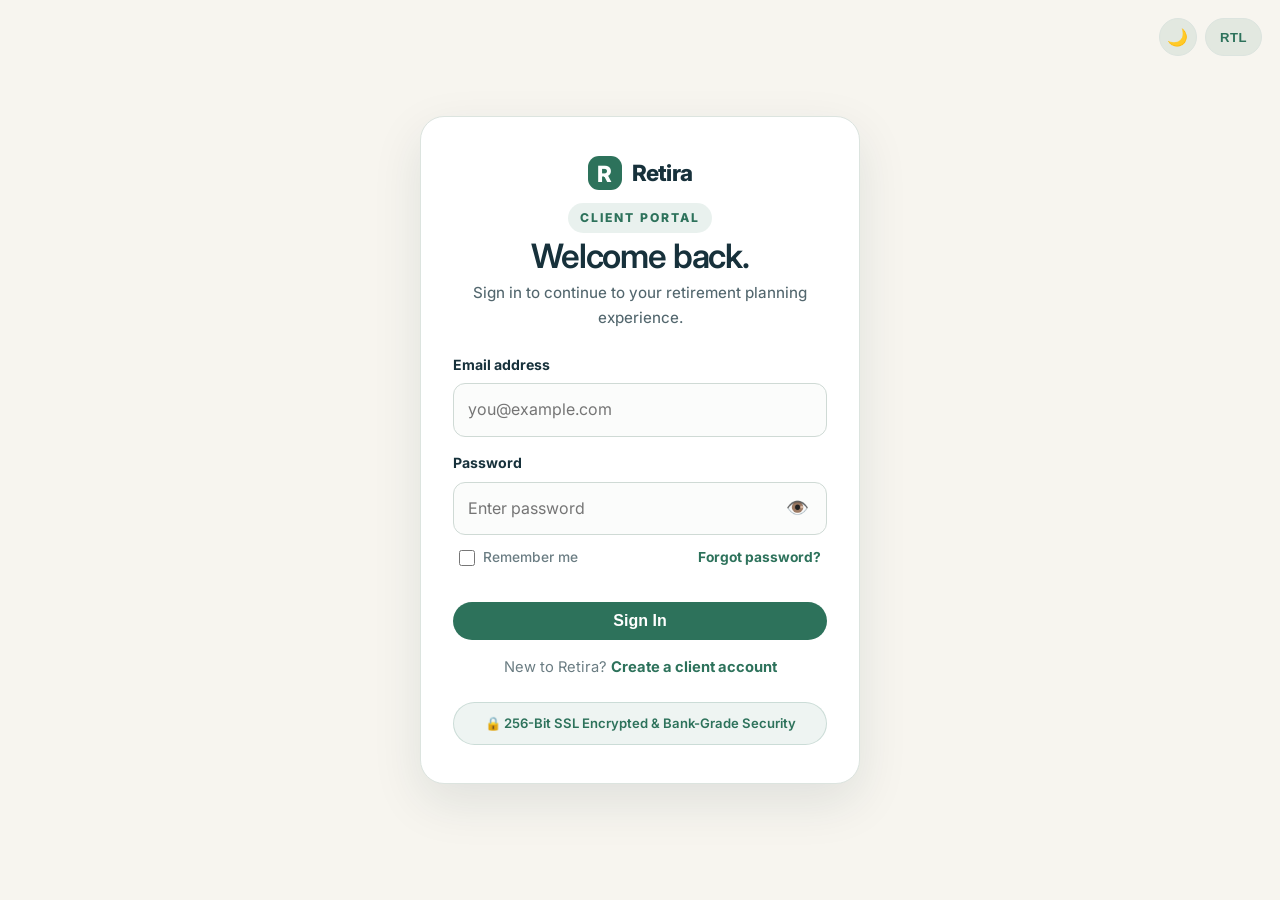
<file: login.html>
<!doctype html>
<html lang="en">

<head>
  <meta charset="utf-8">
  <meta name="viewport" content="width=device-width,initial-scale=1">
  <title>Login | Retira — Annuity & Retirement Income Planning</title>
  <meta name="description"
    content="Sign in to your Retira client portal to view retirement income streams, annuity contracts, and advisor communication.">
  <link rel="icon" type="image/svg+xml" href="favicon.svg">
  <link rel="preconnect" href="https://fonts.googleapis.com">
  <link rel="preconnect" href="https://fonts.gstatic.com" crossorigin>
  <link href="https://fonts.googleapis.com/css2?family=Inter:ital,opsz,wght@0,14..32,100..900;1,14..32,100..900&display=swap" rel="stylesheet">
  <link rel="stylesheet" href="styles.css">
  <style>
    /* Centered Clean Auth Layout */
    .auth-page-wrapper {
      min-height: 100vh;
      display: grid;
      place-items: center;
      padding: 60px 20px;
      position: relative;
      background: var(--cream);
    }

    .auth-card-clean {
      width: min(440px, 100%);
      background: var(--paper);
      border: 1px solid var(--line);
      border-radius: 24px;
      padding: 38px 32px;
      box-shadow: var(--shadow);
    }

    /* Floating Top Controls */
    .top-controls {
      position: absolute;
      top: 18px;
      right: 18px;
      z-index: 30;
      display: flex;
      align-items: center;
      gap: 8px;
    }

    [dir="rtl"] .top-controls {
      right: auto;
      left: 18px;
    }

    @media (max-width: 600px) {
      .top-controls {
        top: 10px;
        right: 10px;
      }

      [dir="rtl"] .top-controls {
        right: auto;
        left: 10px;
      }

      .auth-page-wrapper {
        padding: 54px 10px 20px;
      }

      .auth-card-clean {
        padding: 28px 18px;
      }
    }

    /* Password Wrap & Toggle */
    .password-wrap {
      position: relative;
      display: flex;
      align-items: center;
    }

    .password-wrap input {
      padding-right: 46px;
    }

    [dir="rtl"] .password-wrap input {
      padding-right: 14px;
      padding-left: 46px;
    }

    .password-toggle {
      position: absolute;
      right: 12px;
      background: none;
      border: none;
      cursor: pointer;
      font-size: 1.15rem;
      color: var(--muted);
      padding: 6px;
      display: flex;
      align-items: center;
      justify-content: center;
      transition: color 0.2s ease;
      user-select: none;
    }

    [dir="rtl"] .password-toggle {
      right: auto;
      left: 12px;
    }

    .password-toggle:hover {
      color: var(--green);
    }

    /* Social Divider & OAuth Buttons */
    .auth-divider {
      display: flex;
      align-items: center;
      text-align: center;
      margin: 22px 0 16px;
      color: var(--muted);
      font-size: 0.85rem;
      font-weight: 600;
    }

    .auth-divider::before,
    .auth-divider::after {
      content: '';
      flex: 1;
      border-bottom: 1px solid var(--line);
    }

    .auth-divider:not(:empty)::before {
      margin-right: .75em;
    }

    .auth-divider:not(:empty)::after {
      margin-left: .75em;
    }

    .social-buttons {
      display: grid;
      grid-template-columns: repeat(3, 1fr);
      gap: 10px;
      margin-bottom: 22px;
    }

    .btn-social {
      display: flex;
      align-items: center;
      justify-content: center;
      gap: 8px;
      padding: 11px 10px;
      border: 1px solid var(--line);
      border-radius: 12px;
      background: var(--paper);
      color: var(--ink);
      font-size: 0.88rem;
      font-weight: 600;
      cursor: pointer;
      transition: all 0.2s ease;
    }

    .btn-social:hover {
      border-color: var(--green);
      background: var(--sage);
      transform: translateY(-1px);
    }

    .security-badge {
      display: flex;
      align-items: center;
      justify-content: center;
      gap: 8px;
      padding: 10px 16px;
      background: rgba(45, 114, 91, 0.08);
      border: 1px solid rgba(45, 114, 91, 0.18);
      border-radius: 999px;
      font-size: 0.82rem;
      font-weight: 600;
      color: var(--green);
      margin-top: 22px;
    }

    /* Toast Notification */
    .toast-notification {
      position: fixed;
      bottom: 24px;
      right: 24px;
      z-index: 1000;
      background: var(--ink);
      color: white;
      padding: 14px 22px;
      border-radius: 14px;
      box-shadow: 0 12px 35px rgba(0, 0, 0, 0.25);
      font-size: 0.9rem;
      font-weight: 600;
      display: flex;
      align-items: center;
      gap: 10px;
      transform: translateY(100px);
      opacity: 0;
      transition: all 0.3s cubic-bezier(0.16, 1, 0.3, 1);
    }

    [dir="rtl"] .toast-notification {
      right: auto;
      left: 24px;
    }

    .toast-notification.show {
      transform: translateY(0);
      opacity: 1;
    }

    /* Auth Options Row (Remember Me & Forgot Password) */
    .auth-options-row {
      display: flex !important;
      align-items: center !important;
      justify-content: space-between !important;
      margin-top: 14px !important;
      margin-bottom: 20px !important;
      width: 100% !important;
      gap: 12px !important;
      padding: 0 6px !important;
      box-sizing: border-box !important;
    }

    .remember-label {
      display: inline-flex !important;
      align-items: center !important;
      gap: 8px !important;
      font-size: 0.86rem !important;
      color: var(--muted) !important;
      cursor: pointer !important;
      user-select: none !important;
      margin: 0 !important;
      padding: 0 !important;
      font-weight: 500 !important;
      white-space: nowrap !important;
      width: auto !important;
      flex: 0 0 auto !important;
      line-height: 1 !important;
      transition: color 0.2s ease !important;
    }

    .remember-label:hover {
      color: var(--ink) !important;
    }

    [data-theme="dark"] .remember-label:hover {
      color: #e2ede8 !important;
    }

    .custom-checkbox {
      appearance: auto !important;
      -webkit-appearance: checkbox !important;
      width: 16px !important;
      height: 16px !important;
      min-width: 16px !important;
      max-width: 16px !important;
      flex: 0 0 16px !important;
      accent-color: var(--green) !important;
      cursor: pointer !important;
      margin: 0 !important;
      padding: 0 !important;
      display: inline-block !important;
      border-radius: 4px !important;
      vertical-align: middle !important;
    }

    .forgot-link {
      font-size: 0.86rem !important;
      color: var(--green) !important;
      font-weight: 700 !important;
      text-decoration: none !important;
      white-space: nowrap !important;
      margin-left: auto !important;
      flex: 0 0 auto !important;
      line-height: 1 !important;
      transition: opacity 0.2s ease, text-decoration 0.2s ease !important;
    }

    [dir="rtl"] .forgot-link {
      margin-left: 0 !important;
      margin-right: auto !important;
    }

    .forgot-link:hover {
      text-decoration: underline !important;
      opacity: 0.85 !important;
    }

    [data-theme="dark"] .forgot-link {
      color: #34d399 !important;
    }

    [data-theme="dark"] .security-badge {
      background: rgba(52, 211, 153, 0.16) !important;
      border-color: rgba(52, 211, 153, 0.28) !important;
      color: #34d399 !important;
    }
  </style>
</head>

<body>

  <!-- Floating Top Controls -->
  <div class="top-controls">
    <button type="button" class="theme-toggle-btn" data-action="toggle-theme" title="Toggle Light/Dark Theme"
      aria-label="Toggle Theme">🌙</button>
    <button type="button" class="rtl-toggle-btn" data-action="toggle-rtl" title="Toggle RTL Layout"
      aria-label="Toggle RTL">RTL</button>
  </div>

  <div class="auth-page-wrapper">
    <div class="auth-card-clean">
      <div style="text-align: center; margin-bottom: 24px;">
        <a class="brand" href="index.html" style="justify-content: center; font-size: 1.4rem; margin-bottom: 12px;">
          <span class="brand-mark">R</span>Retira
        </a>
        <div class="eyebrow" style="margin-bottom: 4px;">CLIENT PORTAL</div>
        <h1 style="font-size: 2.1rem; margin-bottom: 6px;">Welcome back.</h1>
        <p class="lead" style="font-size: 0.95rem; margin: 0 auto; max-width: 360px;">Sign in to continue to your
          retirement planning experience.</p>
      </div>

      <form data-redirect="dashboard.html" id="loginForm">
        <div class="field">
          <label for="loginEmail">Email address</label>
          <input type="email" id="loginEmail" placeholder="you@example.com" required>
        </div>

        <div class="field">
          <label for="loginPassword">Password</label>
          <div class="password-wrap">
            <input type="password" id="loginPassword" placeholder="Enter password" required>
            <button type="button" class="password-toggle" onclick="togglePasswordVisibility('loginPassword', this)"
              aria-label="Toggle password visibility">👁️</button>
          </div>
        </div>

        <div class="auth-options-row" style="display: flex; align-items: center; justify-content: space-between; margin-top: 14px; margin-bottom: 20px; width: 100%; padding: 0 6px; box-sizing: border-box;">
          <label for="rememberMe" class="remember-label" style="display: inline-flex; align-items: center; gap: 8px; font-size: 0.86rem; color: var(--muted); cursor: pointer; user-select: none; margin: 0; white-space: nowrap;">
            <input type="checkbox" id="rememberMe" class="custom-checkbox" style="width: 16px; height: 16px; min-width: 16px; max-width: 16px; flex: 0 0 16px; accent-color: var(--green); cursor: pointer; margin: 0;">
            <span>Remember me</span>
          </label>
          <a href="#" onclick="triggerForgotPassword(event)" class="forgot-link" style="font-size: 0.86rem; color: var(--green); font-weight: 700; text-decoration: none; white-space: nowrap; margin-left: auto;">Forgot password?</a>
        </div>

        <button class="btn btn-primary form-submit" type="submit"
          style="width: 100%; padding: 13px; font-size: 1rem; margin-top: 16px;">Sign In</button>
      </form>

      <p style="text-align: center; font-size: 0.92rem; color: var(--muted); margin-top: 16px;">
        New to Retira? <a href="signup.html" style="color: var(--green); font-weight: 700;">Create a client account</a>
      </p>

      <div class="security-badge">
        🔒 256-Bit SSL Encrypted & Bank-Grade Security
      </div>
    </div>
  </div>

  <!-- Toast Notification Container -->
  <div id="toast" class="toast-notification"></div>

  <script src="script.js"></script>
  <script>
    function togglePasswordVisibility(inputId, btn) {
      const input = document.getElementById(inputId);
      if (!input) return;
      if (input.type === "password") {
        input.type = "text";
        btn.textContent = "🙈";
      } else {
        input.type = "password";
        btn.textContent = "👁️";
      }
    }

    function showToast(message) {
      const toast = document.getElementById("toast");
      if (!toast) return;
      toast.textContent = message;
      toast.classList.add("show");
      setTimeout(() => {
        toast.classList.remove("show");
      }, 3500);
    }

    function triggerForgotPassword(e) {
      e.preventDefault();
      showToast("🔒 Password reset link has been sent to your email address.");
    }

    function handleSocialAuth(provider) {
      showToast("Connecting securely via " + provider + " OAuth...");
      setTimeout(() => {
        window.location.href = "dashboard.html";
      }, 1200);
    }
  </script>
</body>

</html>
</file>
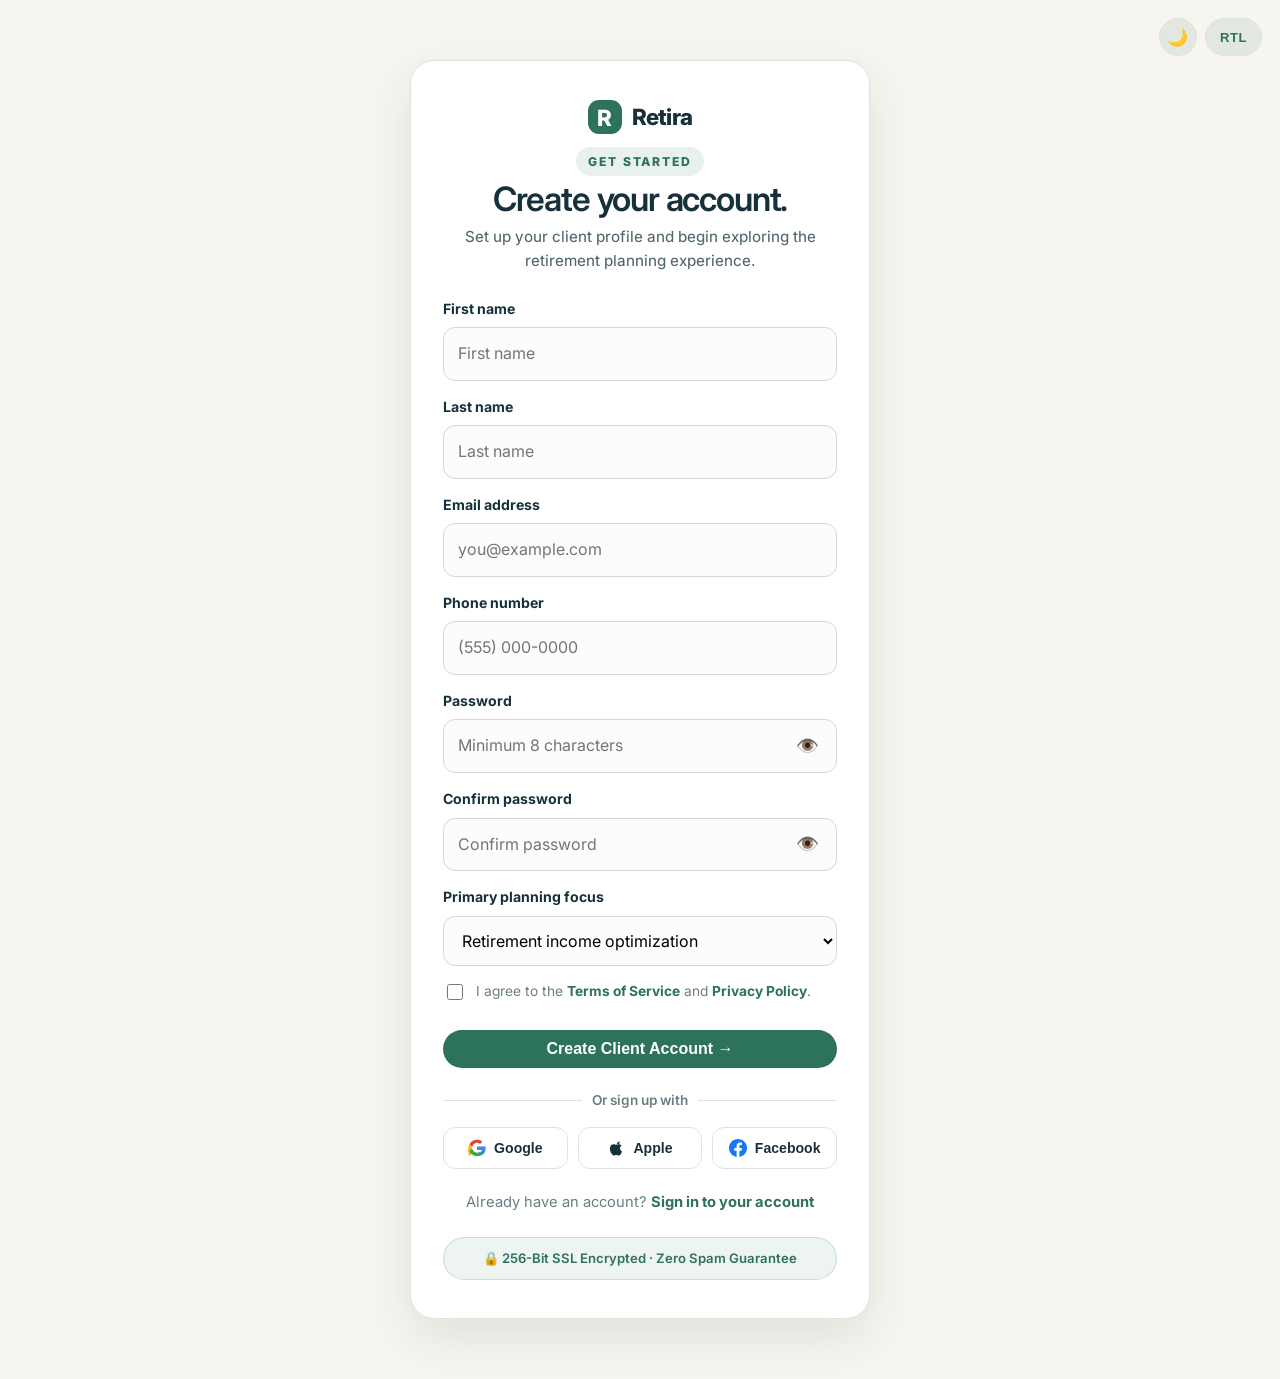
<file: signup.html>
<!doctype html>
<html lang="en">

<head>
  <meta charset="utf-8">
  <meta name="viewport" content="width=device-width,initial-scale=1">
  <title>Sign Up & Start Planning | Retira — Annuity & Retirement Income Service</title>
  <meta name="description"
    content="Create your secure client profile to model annuity income, aggregate retirement assets, and connect with certified advisors.">
  <link rel="icon" type="image/svg+xml" href="favicon.svg">
  <link rel="preconnect" href="https://fonts.googleapis.com">
  <link rel="preconnect" href="https://fonts.gstatic.com" crossorigin>
  <link href="https://fonts.googleapis.com/css2?family=Inter:ital,opsz,wght@0,14..32,100..900;1,14..32,100..900&display=swap" rel="stylesheet">
  <link rel="stylesheet" href="styles.css">
  <style>
    /* Centered Clean Auth Layout */
    .auth-page-wrapper {
      min-height: 100vh;
      display: grid;
      place-items: center;
      padding: 60px 20px;
      position: relative;
      background: var(--cream);
    }

    .auth-card-clean {
      width: min(460px, 100%);
      background: var(--paper);
      border: 1px solid var(--line);
      border-radius: 24px;
      padding: 38px 32px;
      box-shadow: var(--shadow);
    }

    /* Floating Top Controls */
    .top-controls {
      position: absolute;
      top: 18px;
      right: 18px;
      z-index: 30;
      display: flex;
      align-items: center;
      gap: 8px;
    }

    [dir="rtl"] .top-controls {
      right: auto;
      left: 18px;
    }

    @media (max-width: 600px) {
      .top-controls {
        top: 10px;
        right: 10px;
      }

      [dir="rtl"] .top-controls {
        right: auto;
        left: 10px;
      }

      .auth-page-wrapper {
        padding: 54px 10px 20px;
      }

      .auth-card-clean {
        padding: 28px 18px;
      }
    }

    /* Password Wrap & Toggle */
    .password-wrap {
      position: relative;
      display: flex;
      align-items: center;
    }

    .password-wrap input {
      padding-right: 46px;
    }

    [dir="rtl"] .password-wrap input {
      padding-right: 14px;
      padding-left: 46px;
    }

    .password-toggle {
      position: absolute;
      right: 12px;
      background: none;
      border: none;
      cursor: pointer;
      font-size: 1.15rem;
      color: var(--muted);
      padding: 6px;
      display: flex;
      align-items: center;
      justify-content: center;
      transition: color 0.2s ease;
      user-select: none;
    }

    [dir="rtl"] .password-toggle {
      right: auto;
      left: 12px;
    }

    .password-toggle:hover {
      color: var(--green);
    }

    /* Social Divider & OAuth Buttons */
    .auth-divider {
      display: flex;
      align-items: center;
      text-align: center;
      margin: 22px 0 16px;
      color: var(--muted);
      font-size: 0.85rem;
      font-weight: 600;
    }

    .auth-divider::before,
    .auth-divider::after {
      content: '';
      flex: 1;
      border-bottom: 1px solid var(--line);
    }

    .auth-divider:not(:empty)::before {
      margin-right: .75em;
    }

    .auth-divider:not(:empty)::after {
      margin-left: .75em;
    }

    .social-buttons {
      display: grid;
      grid-template-columns: repeat(3, 1fr);
      gap: 10px;
      margin-bottom: 22px;
    }

    .btn-social {
      display: flex;
      align-items: center;
      justify-content: center;
      gap: 8px;
      padding: 11px 10px;
      border: 1px solid var(--line);
      border-radius: 12px;
      background: var(--paper);
      color: var(--ink);
      font-size: 0.88rem;
      font-weight: 600;
      cursor: pointer;
      transition: all 0.2s ease;
    }

    .btn-social:hover {
      border-color: var(--green);
      background: var(--sage);
      transform: translateY(-1px);
    }

    .security-badge {
      display: flex;
      align-items: center;
      justify-content: center;
      gap: 8px;
      padding: 10px 16px;
      background: rgba(45, 114, 91, 0.08);
      border: 1px solid rgba(45, 114, 91, 0.18);
      border-radius: 999px;
      font-size: 0.82rem;
      font-weight: 600;
      color: var(--green);
      margin-top: 22px;
    }

    /* Toast Notification */
    .toast-notification {
      position: fixed;
      bottom: 24px;
      right: 24px;
      z-index: 1000;
      background: var(--ink);
      color: white;
      padding: 14px 22px;
      border-radius: 14px;
      box-shadow: 0 12px 35px rgba(0, 0, 0, 0.25);
      font-size: 0.9rem;
      font-weight: 600;
      display: flex;
      align-items: center;
      gap: 10px;
      transform: translateY(100px);
      opacity: 0;
      transition: all 0.3s cubic-bezier(0.16, 1, 0.3, 1);
    }

    [dir="rtl"] .toast-notification {
      right: auto;
      left: 24px;
    }

    .toast-notification.show {
      transform: translateY(0);
      opacity: 1;
    }

    [data-theme="dark"] .security-badge {
      background: rgba(52, 211, 153, 0.16) !important;
      border-color: rgba(52, 211, 153, 0.28) !important;
      color: #34d399 !important;
    }
  </style>
</head>

<body>

  <!-- Floating Top Controls -->
  <div class="top-controls">
    <button type="button" class="theme-toggle-btn" data-action="toggle-theme" title="Toggle Light/Dark Theme"
      aria-label="Toggle Theme">🌙</button>
    <button type="button" class="rtl-toggle-btn" data-action="toggle-rtl" title="Toggle RTL Layout"
      aria-label="Toggle RTL">RTL</button>
  </div>

  <div class="auth-page-wrapper">
    <div class="auth-card-clean">
      <div style="text-align: center; margin-bottom: 24px;">
        <a class="brand" href="index.html" style="justify-content: center; font-size: 1.4rem; margin-bottom: 12px;">
          <span class="brand-mark">R</span>Retira
        </a>
        <div class="eyebrow" style="margin-bottom: 4px;">GET STARTED</div>
        <h1 style="font-size: 2.1rem; margin-bottom: 6px;">Create your account.</h1>
        <p class="lead" style="font-size: 0.95rem; margin: 0 auto; max-width: 360px;">Set up your client profile and
          begin exploring the retirement planning experience.</p>
      </div>

      <form data-redirect="dashboard.html" id="signupForm" onsubmit="handleSignupSubmit(event)">
        <div class="field">
          <label for="firstName">First name</label>
          <input type="text" id="firstName" placeholder="First name" required>
        </div>

        <div class="field">
          <label for="lastName">Last name</label>
          <input type="text" id="lastName" placeholder="Last name" required>
        </div>

        <div class="field">
          <label for="signupEmail">Email address</label>
          <input type="email" id="signupEmail" placeholder="you@example.com" required>
        </div>

        <div class="field">
          <label for="signupPhone">Phone number</label>
          <input type="tel" id="signupPhone" placeholder="(555) 000-0000" required>
        </div>

        <div class="field">
          <label for="signupPassword">Password</label>
          <div class="password-wrap">
            <input type="password" id="signupPassword" placeholder="Minimum 8 characters" required minlength="8">
            <button type="button" class="password-toggle" onclick="togglePasswordVisibility('signupPassword', this)"
              aria-label="Toggle password visibility">👁️</button>
          </div>
        </div>

        <div class="field">
          <label for="confirmPassword">Confirm password</label>
          <div class="password-wrap">
            <input type="password" id="confirmPassword" placeholder="Confirm password" required minlength="8">
            <button type="button" class="password-toggle" onclick="togglePasswordVisibility('confirmPassword', this)"
              aria-label="Toggle confirm password visibility">👁️</button>
          </div>
        </div>

        <div class="field">
          <label for="planningFocus">Primary planning focus</label>
          <select id="planningFocus" required>
            <option value="income">Retirement income optimization</option>
            <option value="annuities">Annuity & guaranteed income planning</option>
            <option value="legacy">Legacy & beneficiary protection</option>
            <option value="full">Comprehensive 360° retirement plan</option>
          </select>
        </div>

        <div style="margin: 16px 0 22px;">
          <label
            style="display: flex; align-items: flex-start; gap: 10px; font-size: 0.86rem; color: var(--muted); cursor: pointer; line-height: 1.4; user-select: none;">
            <input type="checkbox" required
              style="accent-color: var(--green); width: 16px; height: 16px; margin-top: 2px;">
            <span>I agree to the <a href="#" onclick="showToast('Opening Terms of Service...'); return false;"
                style="color: var(--green); font-weight: 700;">Terms of Service</a> and <a href="#"
                onclick="showToast('Opening Privacy Policy...'); return false;"
                style="color: var(--green); font-weight: 700;">Privacy Policy</a>.</span>
          </label>
        </div>

        <button class="btn btn-primary form-submit" type="submit"
          style="width: 100%; padding: 13px; font-size: 1rem;">Create Client Account →</button>
      </form>

      <div class="auth-divider">Or sign up with</div>

      <div class="social-buttons">
        <button type="button" class="btn-social" onclick="handleSocialAuth('Google')">
          <svg width="18" height="18" viewBox="0 0 24 24">
            <path fill="#EA4335"
              d="M12 5c1.6 0 3 .6 4.1 1.6l3.1-3.1C17.3 1.7 14.8 1 12 1 7.5 1 3.7 3.6 1.9 7.3l3.7 2.9C6.5 7.3 9 5 12 5z" />
            <path fill="#4285F4"
              d="M23.5 12.3c0-.8-.1-1.6-.2-2.3H12v4.5h6.5c-.3 1.5-1.1 2.8-2.4 3.7l3.7 2.9c2.2-2 3.7-5 3.7-8.8z" />
            <path fill="#FBBC05"
              d="M5.6 14.8c-.2-.7-.4-1.5-.4-2.3s.2-1.6.4-2.3L1.9 7.3C.7 9.7 0 12.3 0 15s.7 5.3 1.9 7.7l3.7-2.9c-.2-.7-.4-1.5-.4-2.3z" />
            <path fill="#34A853"
              d="M12 23c3.2 0 6-1.1 8-3l-3.7-2.9c-1.1.7-2.5 1.2-4.3 1.2-3 0-5.5-2.3-6.4-5.2L1.9 16c1.8 3.7 5.6 7 10.1 7z" />
          </svg> Google
        </button>
        <button type="button" class="btn-social" onclick="handleSocialAuth('Apple')">
          <svg width="18" height="18" viewBox="0 0 24 24" fill="currentColor">
            <path
              d="M18.71 19.5c-.83 1.24-1.71 2.45-3.05 2.47-1.34.03-1.77-.79-3.29-.79-1.53 0-2 .77-3.27.82-1.31.05-2.3-1.32-3.14-2.53C4.25 17 2.94 12.45 4.7 9.39c.87-1.52 2.43-2.48 4.12-2.51 1.28-.02 2.5.87 3.29.87.78 0 2.26-1.07 3.81-.91.65.03 2.47.26 3.64 1.98-.09.06-2.17 1.28-2.15 3.81.03 3.02 2.65 4.03 2.68 4.04-.03.07-.42 1.44-1.38 2.83M15.97 6.35c.66-.8 1.11-1.92.99-3.04-.96.04-2.13.64-2.82 1.44-.61.71-1.15 1.86-1.01 2.96 1.08.08 2.18-.55 2.84-1.36z" />
          </svg> Apple
        </button>
        <button type="button" class="btn-social" onclick="handleSocialAuth('Facebook')">
          <svg width="18" height="18" viewBox="0 0 24 24" fill="#1877F2">
            <path
              d="M24 12.073c0-6.627-5.373-12-12-12s-12 5.373-12 12c0 5.99 4.388 10.954 10.125 11.854v-8.385H7.078v-3.47h3.047V9.43c0-3.007 1.792-4.669 4.533-4.669 1.312 0 2.686.235 2.686.235v2.953H15.83c-1.491 0-1.956.925-1.956 1.874v2.25h3.328l-.532 3.47h-2.796v8.385C19.612 23.027 24 18.062 24 12.073z" />
          </svg> Facebook
        </button>
      </div>

      <p style="text-align: center; font-size: 0.92rem; color: var(--muted); margin-top: 16px;">
        Already have an account? <a href="login.html" style="color: var(--green); font-weight: 700;">Sign in to your
          account</a>
      </p>

      <div class="security-badge">
        🔒 256-Bit SSL Encrypted · Zero Spam Guarantee
      </div>
    </div>
  </div>

  <!-- Toast Notification Container -->
  <div id="toast" class="toast-notification"></div>

  <script src="script.js"></script>
  <script>
    function togglePasswordVisibility(inputId, btn) {
      const input = document.getElementById(inputId);
      if (!input) return;
      if (input.type === "password") {
        input.type = "text";
        btn.textContent = "🙈";
      } else {
        input.type = "password";
        btn.textContent = "👁️";
      }
    }

    function showToast(message) {
      const toast = document.getElementById("toast");
      if (!toast) return;
      toast.textContent = message;
      toast.classList.add("show");
      setTimeout(() => {
        toast.classList.remove("show");
      }, 3500);
    }

    function handleSignupSubmit(e) {
      e.preventDefault();
      const pass = document.getElementById("signupPassword").value;
      const confirmPass = document.getElementById("confirmPassword").value;

      if (pass !== confirmPass) {
        showToast("⚠️ Passwords do not match. Please recheck.");
        return;
      }

      showToast("✓ Account successfully created! Redirecting to Dashboard...");
      setTimeout(() => {
        window.location.href = "dashboard.html";
      }, 1200);
    }

    function handleSocialAuth(provider) {
      showToast("Signing up securely via " + provider + " OAuth...");
      setTimeout(() => {
        window.location.href = "dashboard.html";
      }, 1200);
    }
  </script>
</body>

</html>
</file>
<file: styles.css>
@import url('https://fonts.googleapis.com/css2?family=Inter:ital,opsz,wght@0,14..32,100..900;1,14..32,100..900&display=swap');

:root {
  --heading-weight: 600;
  --subheading-weight: 450;
  --ink: #17313b;
  --ink-2: #24434d;
  --muted: #6b7d83;
  --cream: #f7f5ef;
  --paper: #fff;
  --sage: #dfeae3;
  --green: #2d725b;
  --green-2: #1f5b47;
  --gold: #c9a75c;
  --line: #dce4df;
  --danger: #b4534d;
  --shadow: 0 18px 50px rgba(20, 49, 59, .10);
  --radius: 22px;
  --max: 1180px;
}

* {
  box-sizing: border-box
}

html {
  scroll-behavior: smooth;
  overflow-x: clip;
}

body {
  margin: 0;
  font-family: Inter, system-ui, -apple-system, BlinkMacSystemFont, "Segoe UI", sans-serif;
  color: var(--ink);
  background: var(--cream);
  line-height: 1.6;
  overflow-x: clip;
  width: 100%;
  position: relative;
}

@supports not (overflow-x: clip) {
  html, body {
    overflow-x: hidden;
  }
}

a {
  text-decoration: none;
  color: inherit
}

img {
  max-width: 100%;
  display: block
}

.container {
  width: min(calc(100% - 40px), var(--max));
  margin: auto
}

.site-header {
  position: sticky;
  top: 0;
  z-index: 20;
  background: rgba(247, 245, 239, .94);
  backdrop-filter: blur(16px);
  border-bottom: 1px solid rgba(220, 228, 223, .8)
}

.nav {
  height: 76px;
  display: flex;
  align-items: center;
  justify-content: space-between;
  gap: 16px
}

.brand {
  display: flex;
  align-items: center;
  gap: 10px;
  font-weight: 800;
  letter-spacing: -.03em;
  font-size: 1.2rem;
  white-space: nowrap;
  flex-shrink: 0
}

.brand-mark {
  width: 34px;
  height: 34px;
  border-radius: 11px;
  background: var(--green);
  display: grid;
  place-items: center;
  color: white;
  font-weight: 800
}

.nav-links {
  display: flex;
  align-items: center;
  gap: 12px;
  color: #486169;
  font-size: .94rem;
  white-space: nowrap
}

.nav-links a {
  padding: 8px 14px;
  border-radius: 8px;
  font-weight: 600;
  transition: all 0.2s ease;
  white-space: nowrap;
  display: inline-flex;
  align-items: center
}

.nav-links a:hover {
  color: var(--green)
}

.nav-links a.active {
  color: var(--green);
  background: rgba(45, 114, 91, 0.08);
  font-weight: 800
}

.nav-actions {
  display: flex;
  gap: 10px;
  align-items: center;
  white-space: nowrap;
  flex-shrink: 0
}

.btn {
  display: inline-flex;
  align-items: center;
  justify-content: center;
  gap: 8px;
  border: 1px solid transparent;
  border-radius: 999px;
  height: 38px;
  padding: 0 18px;
  font-weight: 700;
  font-size: 0.88rem;
  cursor: pointer;
  transition: all 0.2s ease;
  white-space: nowrap;
  box-sizing: border-box
}

.btn-primary {
  background: var(--green);
  color: white
}

.btn-primary:hover {
  background: var(--green-2);
  transform: translateY(-1px)
}

.btn-soft {
  background: var(--paper);
  color: var(--ink);
  border: 1px solid var(--line);
}

.btn-soft:hover {
  background: var(--cream);
  color: var(--green);
  border-color: var(--green);
}

.btn-gold {
  background: var(--gold);
  color: #18323a;
  font-weight: 700;
}

.btn-gold:hover {
  background: #f0cc75;
  color: #0c1d23;
  transform: translateY(-1px);
}

/* Ensure secondary buttons on dark surfaces are ALWAYS 100% visible with crisp contrast */
.home-flagship-cta .btn-soft,
.about-pledge-cta .btn-soft,
.toolkit-hero-panel .btn-soft,
.channels-concierge-panel .btn-soft,
.fiduciary-manifesto-card .btn-soft,
.philosophy-manifesto-panel .btn-soft {
  background: rgba(255, 255, 255, 0.15) !important;
  color: #ffffff !important;
  border: 1px solid rgba(255, 255, 255, 0.38) !important;
  backdrop-filter: blur(8px);
}

.home-flagship-cta .btn-soft:hover,
.about-pledge-cta .btn-soft:hover,
.toolkit-hero-panel .btn-soft:hover,
.channels-concierge-panel .btn-soft:hover,
.fiduciary-manifesto-card .btn-soft:hover,
.philosophy-manifesto-panel .btn-soft:hover {
  background: rgba(255, 255, 255, 0.28) !important;
  color: #ffffff !important;
  border-color: rgba(255, 255, 255, 0.75) !important;
}

.mobile-toggle {
  display: none;
  background: rgba(45, 114, 91, 0.12);
  border: 1px solid rgba(45, 114, 91, 0.25);
  color: var(--green);
  width: 42px;
  height: 42px;
  border-radius: 12px;
  font-size: 1.4rem;
  font-weight: 700;
  cursor: pointer;
  align-items: center;
  justify-content: center;
  transition: all 0.2s ease;
  flex-shrink: 0;
  box-sizing: border-box;
}

.mobile-toggle:hover {
  background: var(--green);
  color: white;
}

/* Header Toggles: Theme Icon & RTL Text (Height Aligned at 38px) */
.header-toggles {
  display: flex;
  align-items: center;
  gap: 8px;
}

.theme-toggle-btn {
  width: 38px;
  height: 38px;
  padding: 0;
  background: rgba(45, 114, 91, 0.1);
  border: 1px solid var(--line);
  color: var(--green);
  border-radius: 50%;
  cursor: pointer;
  font-size: 1.05rem;
  display: inline-flex;
  align-items: center;
  justify-content: center;
  transition: all 0.2s ease;
  box-sizing: border-box;
  flex-shrink: 0;
}

.theme-toggle-btn:hover {
  background: var(--green);
  color: white;
  transform: scale(1.06);
}

.rtl-toggle-btn {
  height: 38px;
  font-size: 0.82rem;
  padding: 0 14px;
  background: rgba(45, 114, 91, 0.1);
  border: 1px solid var(--line);
  color: var(--green);
  border-radius: 999px;
  cursor: pointer;
  font-weight: 800;
  letter-spacing: 0.04em;
  transition: all 0.2s ease;
  display: inline-flex;
  align-items: center;
  justify-content: center;
  box-sizing: border-box;
  white-space: nowrap;
  flex-shrink: 0;
}

.rtl-toggle-btn:hover {
  background: var(--green);
  color: white;
  border-color: var(--green);
}

/* Dark Mode Palette */
[data-theme="dark"] {
  --ink: #e2ede8;
  --ink-2: #c4d7d0;
  --muted: #94aaa3;
  --cream: #0c1d23;
  --paper: #132a32;
  --sage: rgba(52, 211, 153, 0.14);
  --line: #1d3d35;
  --green: #34d399;
  --green-2: #6ee7b7;
  --green-dark: #236852;
  --green-badge-bg: rgba(52, 211, 153, 0.16);
  --green-badge-border: rgba(52, 211, 153, 0.28);
  --shadow: 0 18px 50px rgba(0, 0, 0, 0.45);
}

[data-theme="dark"] .brand-mark {
  background: #236852 !important;
  color: #ffffff !important;
  box-shadow: 0 0 10px rgba(52, 211, 153, 0.25);
}

[data-theme="dark"] .rate-filter-btn.active,
[data-theme="dark"] .rate-filter-btn:hover {
  background: #236852 !important;
  color: #ffffff !important;
  border-color: #34d399 !important;
}

[data-theme="dark"] .tab-btn.active,
[data-theme="dark"] .tab-btn:hover {
  background: #236852 !important;
  color: #ffffff !important;
  border-color: #34d399 !important;
}

[data-theme="dark"] .dash-mobile-tabs a.active,
[data-theme="dark"] .dash-mobile-tabs a:hover {
  background: #236852 !important;
  color: #ffffff !important;
  border-color: #34d399 !important;
}

[data-theme="dark"] .site-header {
  background: rgba(12, 29, 35, 0.94);
  border-bottom: 1px solid rgba(29, 61, 53, 0.8);
}

[data-theme="dark"] .mobile-toggle {
  background: rgba(52, 211, 153, 0.18);
  border-color: rgba(52, 211, 153, 0.35);
  color: #34d399;
}

[data-theme="dark"] .mobile-toggle:hover {
  background: #2d725b;
  color: white;
  border-color: #2d725b;
}

[data-theme="dark"] .nav-links {
  color: #a2b7b2;
}

[data-theme="dark"] .nav-links a {
  color: #d0e2db;
}

[data-theme="dark"] .nav-links a:hover {
  color: #34d399;
}

[data-theme="dark"] .nav-links a.active {
  color: #34d399;
  background: rgba(52, 211, 153, 0.18);
}

[data-theme="dark"] .theme-toggle-btn,
[data-theme="dark"] .rtl-toggle-btn {
  background: rgba(52, 211, 153, 0.15);
  border-color: rgba(52, 211, 153, 0.3);
  color: #34d399;
}

[data-theme="dark"] .theme-toggle-btn:hover,
[data-theme="dark"] .rtl-toggle-btn:hover {
  background: #2d725b;
  color: white;
}

[data-theme="dark"] .section.alt {
  background: #09171c;
}

[data-theme="dark"] .card,
[data-theme="dark"] .stat,
[data-theme="dark"] .step,
[data-theme="dark"] .auth-card,
[data-theme="dark"] .dash-card {
  background: #132a32;
  border-color: #1d3d35;
  color: #e2ede8;
}

[data-theme="dark"] .stat strong {
  color: #34d399;
}

[data-theme="dark"] .lead {
  color: #a4b9b4;
}

[data-theme="dark"] .cta {
  background: #0d222a;
  border: 1px solid #1d3d35;
  color: #ffffff;
  box-shadow: 0 20px 60px rgba(0, 0, 0, 0.5);
}

[data-theme="dark"] .cta h2 {
  color: #ffffff;
}

[data-theme="dark"] .cta p {
  color: #c9d5d6;
}

[data-theme="dark"] .cta .eyebrow {
  color: #34d399 !important;
  background: rgba(52, 211, 153, 0.15);
}

[data-theme="dark"] .btn-primary {
  background: #256d56;
  color: #ffffff;
  border: 1px solid #34d399;
}

[data-theme="dark"] .btn-primary:hover {
  background: #34d399;
  color: #0c1d23;
  border-color: #34d399;
  transform: translateY(-2px);
  box-shadow: 0 6px 20px rgba(52, 211, 153, 0.45);
}

[data-theme="dark"] .btn-soft {
  background: rgba(255, 255, 255, 0.08);
  border-color: rgba(255, 255, 255, 0.2);
  color: #ffffff;
}

[data-theme="dark"] .btn-soft:hover {
  background: rgba(52, 211, 153, 0.18);
  border-color: #34d399;
  color: #34d399;
  transform: translateY(-2px);
  box-shadow: 0 6px 18px rgba(0, 0, 0, 0.35);
}

[data-theme="dark"] .btn-gold {
  background: var(--gold);
  color: #0c1d23;
}

[data-theme="dark"] .btn-gold:hover {
  background: #f0cc75;
  color: #0c1d23;
  transform: translateY(-2px);
  box-shadow: 0 6px 20px rgba(201, 167, 92, 0.45);
}

[data-theme="dark"] .eyebrow {
  color: #34d399 !important;
  background: rgba(52, 211, 153, 0.15) !important;
  border: 1px solid rgba(52, 211, 153, 0.25);
}

[data-theme="dark"] .hero-chip-top {
  background: #09171c;
  color: #e2ede8;
  border-color: #1d3d35;
}

[data-theme="dark"] .hero-chip-bottom {
  background: #132a32;
  color: #e2ede8;
  border-color: #1d3d35;
}

[data-theme="dark"] .hero-chip-bottom strong {
  color: #34d399 !important;
}

[data-theme="dark"] .section-badge {
  background: rgba(52, 211, 153, 0.15);
  color: #34d399;
}

[data-theme="dark"] .floating-badge {
  background: #132a32;
  color: #e2ede8;
  border-color: #1d3d35;
}

[data-theme="dark"] .floating-badge strong {
  color: #ffffff;
}

[data-theme="dark"] .floating-badge small {
  color: #34d399;
}

[data-theme="dark"] .floating-card {
  background: rgba(19, 42, 50, 0.95);
  border-color: rgba(255, 255, 255, 0.1);
  color: #e2ede8;
}

[data-theme="dark"] .hero-trust-bar {
  color: #94aaa3;
}

[data-theme="dark"] .hero-trust-icon {
  color: #34d399;
}

[data-theme="dark"] .hero-trust-divider {
  color: #1d3d35;
}

[data-theme="dark"] .hero-stat-card {
  background: #132a32;
  border-color: #1d3d35;
  box-shadow: 0 10px 30px rgba(0, 0, 0, 0.35);
}

[data-theme="dark"] .hero-stat-card:hover {
  border-color: rgba(52, 211, 153, 0.4);
  box-shadow: 0 18px 45px rgba(0, 0, 0, 0.5);
}

[data-theme="dark"] .hero-stat-kicker {
  color: #94aaa3;
}

[data-theme="dark"] .hero-stat-badge {
  background: rgba(52, 211, 153, 0.15);
  color: #34d399;
}

[data-theme="dark"] .hero-stat-number {
  color: #34d399;
}

[data-theme="dark"] .hero-stat-unit {
  color: #a4b9b4;
}

[data-theme="dark"] .hero-stat-desc {
  color: #8fa59e;
}

[data-theme="dark"] .field input,
[data-theme="dark"] .field select,
[data-theme="dark"] .field textarea {
  background: #0a181e;
  border-color: #1d3d35;
  color: #e2ede8;
}

/* RTL Layout Definitions */
[dir="rtl"] {
  direction: rtl;
  text-align: right;
}

[dir="rtl"] .hero-card .floating-card {
  left: auto;
  right: 24px;
}

[dir="rtl"] .hero-stat-value-row {
  flex-direction: row-reverse;
  justify-content: flex-end;
}

[dir="rtl"] .hero-stat-header {
  flex-direction: row-reverse;
}

[dir="rtl"] .table th,
[dir="rtl"] .table td {
  text-align: right;
}

[dir="rtl"] .section-head {
  flex-direction: row-reverse;
}

[dir="rtl"] .dashboard-shell {
  grid-template-columns: 1fr 240px;
}

[dir="rtl"] .sidebar {
  order: 2;
  border-right: 1px solid rgba(255, 255, 255, 0.05);
}

[dir="rtl"] .dash-main {
  order: 1;
}

[dir="rtl"] .side-links a {
  text-align: right;
}

.hero {
  padding: 60px 0 54px;
  position: relative;
  overflow: hidden
}

.hero-grid {
  display: grid;
  grid-template-columns: 1.05fr .95fr;
  gap: 48px;
  align-items: center
}

.eyebrow {
  text-transform: uppercase;
  letter-spacing: .16em;
  font-size: .76rem;
  font-weight: 800;
  color: var(--green);
  margin-bottom: 14px;
  display: inline-flex;
  align-items: center;
  gap: 6px;
  padding: 5px 12px;
  background: rgba(45, 114, 91, 0.1);
  border-radius: 99px;
  white-space: nowrap;
}

h1,
h2,
h3,
h4,
h5,
h6 {
  line-height: 1.15;
  letter-spacing: -.035em;
  margin: 0 0 18px;
  font-weight: 600;
  text-wrap: balance;
}

h1 {
  font-size: clamp(2.5rem, 4.5vw, 4.5rem);
  max-width: 720px;
  font-weight: 600;
}

h2 {
  font-size: clamp(1.9rem, 3.2vw, 3.1rem);
  font-weight: 600;
}

h3 {
  font-size: 1.25rem;
  font-weight: 600;
}

h4 {
  font-size: 1.05rem;
  font-weight: 600;
}

h5,
h6 {
  font-weight: 600;
}

/* Subheadings & Section Leads - maintained between 400-500 at 450 */
.subheading,
.sub-heading,
.subtitle,
.sub-title,
.hero-subtitle,
.section-subtitle,
.page-subtitle,
.lead,
p.lead,
.section-head .lead,
.section-head p,
.hero .lead,
.page-hero .lead,
.cta p,
.auth-header p {
  font-weight: 450;
}

.lead {
  font-size: 1.1rem;
  color: #53676e;
  max-width: 650px;
  font-weight: 450;
}

.hero-actions {
  display: flex;
  gap: 14px;
  flex-wrap: wrap;
  margin: 26px 0
}

.hero-trust-bar {
  display: flex;
  align-items: center;
  gap: 12px;
  flex-wrap: wrap;
  font-size: 0.82rem;
  font-weight: 600;
  color: var(--muted);
  margin-top: 14px;
}

.hero-trust-item {
  display: inline-flex;
  align-items: center;
  gap: 6px;
}

.hero-trust-icon {
  color: var(--green);
  font-weight: 800;
  font-size: 0.88rem;
}

.hero-trust-divider {
  color: var(--line);
  font-size: 0.75rem;
}

.hero-card {
  position: relative;
  border-radius: 26px;
  overflow: hidden;
  height: 460px;
  min-height: 440px;
  box-shadow: 0 24px 60px rgba(20, 49, 59, .18), 0 4px 14px rgba(20, 49, 59, .06);
  border: 1px solid rgba(255, 255, 255, 0.85);
  background: var(--paper);
}

.hero-card img {
  width: 100%;
  height: 100%;
  object-fit: cover;
  object-position: center 22%;
  border-radius: 26px;
  display: block;
  transition: transform 0.6s cubic-bezier(0.16, 1, 0.3, 1);
}

.hero-card:hover img {
  transform: scale(1.028);
}

.hero-card::after {
  content: '';
  position: absolute;
  inset: 0;
  pointer-events: none;
  border-radius: 26px;
  box-shadow: inset 0 0 0 1px rgba(255, 255, 255, 0.4);
  background: linear-gradient(180deg, rgba(12, 29, 35, 0.16) 0%, rgba(12, 29, 35, 0) 38%, rgba(12, 29, 35, 0.22) 100%);
}

.floating-card {
  position: absolute;
  left: 22px;
  bottom: 22px;
  background: rgba(255, 255, 255, 0.94);
  backdrop-filter: blur(16px);
  -webkit-backdrop-filter: blur(16px);
  border: 1px solid rgba(255, 255, 255, 0.85);
  padding: 16px 20px;
  border-radius: 18px;
  box-shadow: 0 16px 40px rgba(15, 34, 41, 0.18);
  width: min(300px, calc(100% - 44px));
  z-index: 3;
  transition: transform 0.25s ease, box-shadow 0.25s ease;
}

.floating-card:hover {
  transform: translateY(-2px);
  box-shadow: 0 20px 48px rgba(15, 34, 41, 0.24);
}

.floating-card .kicker {
  font-size: 0.72rem;
  font-weight: 800;
  letter-spacing: 0.08em;
  color: var(--green);
  text-transform: uppercase;
  margin-bottom: 4px;
}

.floating-card .metric {
  font-size: 1.55rem;
  font-weight: 800;
  color: var(--ink);
  letter-spacing: -0.02em;
  line-height: 1.15;
  margin: 2px 0 8px;
  display: flex;
  align-items: baseline;
  gap: 6px;
}

.floating-card .metric-sub {
  font-size: 0.88rem;
  font-weight: 600;
  color: var(--muted);
}

.floating-card .progress {
  height: 7px;
  background: rgba(45, 114, 91, 0.14);
  border-radius: 99px;
  overflow: hidden;
  margin-bottom: 8px;
}

.floating-card .progress span {
  display: block;
  height: 100%;
  background: linear-gradient(90deg, var(--green), #34d399);
  border-radius: 99px;
}

.floating-card small {
  display: block;
  font-size: 0.74rem;
  color: var(--muted);
}

.floating-badge {
  position: absolute;
  right: 22px;
  top: 22px;
  background: rgba(15, 34, 41, 0.88);
  backdrop-filter: blur(14px);
  -webkit-backdrop-filter: blur(14px);
  color: white;
  padding: 10px 16px;
  border-radius: 14px;
  display: flex;
  align-items: center;
  gap: 10px;
  box-shadow: 0 12px 30px rgba(0, 0, 0, 0.28);
  border: 1px solid rgba(255, 255, 255, 0.2);
  z-index: 3;
}

.floating-badge strong {
  display: block;
  font-size: 0.96rem;
  font-weight: 700;
  line-height: 1.25;
  color: #ffffff;
}

.floating-badge small {
  display: block;
  font-size: 0.74rem;
  font-weight: 600;
  color: #34d399;
  letter-spacing: 0.02em;
  margin-top: 1px;
}

[dir="rtl"] .floating-badge {
  right: auto;
  left: 22px;
}

[dir="rtl"] .floating-card {
  left: auto;
  right: 22px;
}

/* Dedicated Hero Stats Band (Directly Below Hero Section) */
.hero-stats-band {
  padding: 0 0 54px 0;
  position: relative;
  z-index: 2;
}

.hero-stats-grid {
  display: grid;
  grid-template-columns: repeat(4, 1fr);
  gap: 18px;
}

.hero-stat-card {
  background: var(--paper);
  border: 1px solid var(--line);
  border-radius: 18px;
  padding: 22px 22px 20px;
  box-shadow: 0 8px 24px rgba(20, 49, 59, 0.05);
  display: flex;
  flex-direction: column;
  justify-content: space-between;
  position: relative;
  transition: transform 0.25s cubic-bezier(0.16, 1, 0.3, 1), box-shadow 0.25s ease, border-color 0.25s ease;
  overflow: hidden;
}

.hero-stat-card::before {
  content: '';
  position: absolute;
  top: 0;
  left: 0;
  right: 0;
  height: 3px;
  background: linear-gradient(90deg, var(--green), var(--gold));
  opacity: 0;
  transition: opacity 0.25s ease;
}

.hero-stat-card:hover {
  transform: translateY(-4px);
  box-shadow: 0 16px 36px rgba(20, 49, 59, 0.1);
  border-color: rgba(45, 114, 91, 0.35);
}

.hero-stat-card:hover::before {
  opacity: 1;
}

.hero-stat-header {
  display: flex;
  align-items: center;
  justify-content: space-between;
  margin-bottom: 10px;
  gap: 8px;
}

.hero-stat-kicker {
  font-size: 0.78rem;
  font-weight: 700;
  text-transform: uppercase;
  letter-spacing: 0.06em;
  color: var(--muted);
}

.hero-stat-badge {
  font-size: 0.7rem;
  font-weight: 700;
  padding: 3px 8px;
  border-radius: 99px;
  background: rgba(45, 114, 91, 0.1);
  color: var(--green);
  white-space: nowrap;
}

.hero-stat-value-row {
  display: flex;
  align-items: baseline;
  gap: 6px;
  margin-bottom: 8px;
}

.hero-stat-number {
  font-size: 1.95rem;
  font-weight: 850;
  letter-spacing: -0.03em;
  color: var(--ink);
  line-height: 1.1;
}

.hero-stat-unit {
  font-size: 0.88rem;
  font-weight: 600;
  color: var(--muted);
}

.hero-stat-desc {
  font-size: 0.82rem;
  color: var(--muted);
  line-height: 1.45;
  margin: 0;
}

.kicker {
  font-size: .78rem;
  color: var(--muted);
  font-weight: 700
}

.metric {
  font-size: 1.55rem;
  font-weight: 850;
  margin: 3px 0
}

.section {
  padding: 75px 0
}

.section.alt {
  background: #edf2ee
}

.section-head {
  display: flex;
  justify-content: space-between;
  gap: 36px;
  align-items: flex-end;
  margin-bottom: 34px;
}

.section-head>div:first-child {
  flex: 1 1 auto;
  min-width: 0;
  max-width: 620px;
}

.section-head .lead,
.section-head>p {
  flex: 0 1 420px;
  max-width: 450px;
  margin: 0;
}

@media (max-width: 992px) {
  .section-head {
    display: flex;
    flex-direction: column;
    align-items: flex-start;
    gap: 12px;
    margin-bottom: 28px;
  }

  .section-head>div:first-child {
    max-width: 100%;
    width: 100%;
  }

  .section-head h2 {
    margin-bottom: 8px;
  }

  .section-head .lead,
  .section-head>p {
    flex: auto;
    max-width: 680px;
    margin: 0;
  }

  [dir="rtl"] .section-head {
    flex-direction: column;
    align-items: flex-start;
  }
}

.grid-3 {
  display: grid;
  grid-template-columns: repeat(3, 1fr);
  gap: 20px
}

.grid-2 {
  display: grid;
  grid-template-columns: repeat(2, 1fr);
  gap: 22px
}

.card,
.contact-card,
.value-card,
.channel-box,
.team-card {
  background: var(--paper);
  border: 1px solid var(--line);
  border-radius: var(--radius);
  padding: 26px;
  box-shadow: 0 8px 28px rgba(20, 49, 59, .05);
  transition: transform 0.25s cubic-bezier(0.16, 1, 0.3, 1), box-shadow 0.25s cubic-bezier(0.16, 1, 0.3, 1), border-color 0.25s ease;
}

.card:hover,
.contact-card:hover,
.value-card:hover,
.channel-box:hover,
.team-card:hover {
  transform: translateY(-4px);
  box-shadow: 0 16px 40px rgba(20, 49, 59, 0.12);
  border-color: rgba(45, 114, 91, 0.35);
}

[data-theme="dark"] .card:hover,
[data-theme="dark"] .contact-card:hover,
[data-theme="dark"] .value-card:hover,
[data-theme="dark"] .channel-box:hover,
[data-theme="dark"] .team-card:hover {
  box-shadow: 0 16px 40px rgba(0, 0, 0, 0.45);
  border-color: rgba(52, 211, 153, 0.35);
}

.btn-sm {
  height: 34px;
  padding: 0 14px;
  font-size: 0.82rem;
}

.card-img {
  height: 200px;
  border-radius: 17px;
  overflow: hidden;
  margin: -6px -6px 20px
}

.card-img img {
  width: 100%;
  height: 100%;
  object-fit: cover
}

.icon {
  width: 46px;
  height: 46px;
  border-radius: 14px;
  background: var(--sage);
  display: grid;
  place-items: center;
  color: var(--green);
  font-weight: 800;
  margin-bottom: 20px
}

.stats {
  display: grid;
  grid-template-columns: repeat(4, 1fr);
  gap: 12px;
  margin-top: 24px
}

.stat {
  padding: 16px;
  background: white;
  border: 1px solid var(--line);
  border-radius: 16px;
  box-shadow: 0 4px 15px rgba(0, 0, 0, 0.02);
  transition: transform 0.2s ease
}

.stat:hover {
  transform: translateY(-2px)
}

.stat strong {
  display: block;
  font-size: 1.5rem;
  font-weight: 850;
  color: var(--ink)
}

.steps {
  display: grid;
  grid-template-columns: repeat(4, 1fr);
  gap: 14px
}

.step {
  padding: 22px;
  border-top: 3px solid var(--green);
  background: white;
  border-radius: 0 0 18px 18px
}

.cta {
  background: var(--ink);
  color: white;
  border-radius: 28px;
  padding: 50px
}

.cta p {
  color: #c9d5d6
}

.cta .btn-soft {
  background: white
}

.image-split {
  display: grid;
  grid-template-columns: 1fr 1fr;
  gap: 28px;
  align-items: center
}

.image-panel {
  min-height: 380px;
  max-height: 420px;
  border-radius: 24px;
  overflow: hidden
}

.image-panel img {
  width: 100%;
  height: 100%;
  object-fit: cover
}

.page-hero {
  padding: 54px 0 42px;
  position: relative
}

.page-hero .lead {
  max-width: 620px
}

.page-hero-grid {
  display: grid;
  grid-template-columns: 1.05fr 0.95fr;
  gap: 36px;
  align-items: center
}

.page-hero-actions {
  display: flex;
  gap: 12px;
  flex-wrap: wrap;
  margin-top: 22px
}

.page-hero-visual {
  position: relative;
  background: var(--paper);
  border: 1px solid var(--line);
  border-radius: 24px;
  padding: 12px;
  box-shadow: var(--shadow);
  max-width: 440px;
  margin-left: auto;
  transition: transform 0.3s ease;
}

[dir="rtl"] .page-hero-visual {
  margin-left: 0;
  margin-right: auto
}

.page-hero-img-wrap {
  height: 230px;
  max-height: 230px;
  border-radius: 18px;
  overflow: hidden;
  position: relative
}

.page-hero-img-wrap img {
  width: 100%;
  height: 100%;
  object-fit: cover;
  border-radius: 18px
}

.hero-chip-top {
  position: absolute;
  top: 12px;
  right: 12px;
  background: var(--ink);
  color: white;
  padding: 8px 16px;
  border-radius: 14px;
  font-size: 0.82rem;
  font-weight: 700;
  box-shadow: 0 8px 24px rgba(0, 0, 0, 0.22);
  border: 1px solid rgba(255, 255, 255, 0.2);
  display: flex;
  align-items: center;
  gap: 8px;
  z-index: 4;
  white-space: nowrap;
}

[dir="rtl"] .hero-chip-top {
  right: auto;
  left: 12px;
}

.hero-chip-bottom {
  position: absolute;
  bottom: 12px;
  left: 12px;
  background: var(--paper);
  color: var(--ink);
  backdrop-filter: blur(12px);
  border: 1px solid var(--line);
  padding: 10px 16px;
  border-radius: 16px;
  box-shadow: 0 8px 24px rgba(0, 0, 0, 0.12);
  z-index: 4;
  font-size: 0.84rem;
  white-space: nowrap;
}

[dir="rtl"] .hero-chip-bottom {
  left: auto;
  right: 12px;
}

.map-info-card {
  position: absolute;
  bottom: 24px;
  left: 24px;
  z-index: 10;
  background: rgba(15, 34, 40, 0.95);
  backdrop-filter: blur(12px);
  border: 1px solid rgba(52, 211, 153, 0.35);
  border-radius: 18px;
  padding: 20px 22px;
  box-shadow: 0 16px 40px rgba(0, 0, 0, 0.32);
  max-width: 320px;
  color: #ffffff;
}

.map-info-card strong,
.map-card-title {
  color: #ffffff !important;
  font-size: 1.08rem;
  font-weight: 700;
  display: block;
}

.map-info-card p,
.map-card-address {
  color: #d1e2dc !important;
  font-size: 0.88rem;
  line-height: 1.45;
}

.map-card-eyebrow,
.map-info-card .eyebrow {
  background: rgba(52, 211, 153, 0.18) !important;
  color: #34d399 !important;
  border: 1px solid rgba(52, 211, 153, 0.35) !important;
  font-weight: 800;
  font-size: 0.72rem;
  letter-spacing: 0.08em;
  display: inline-block;
  margin-bottom: 6px;
  padding: 3px 8px;
  border-radius: 6px;
}

[dir="rtl"] .map-info-card {
  left: auto;
  right: 24px;
}

/* Nav Active Link Highlight */
.nav-links a {
  padding: 6px 12px;
  border-radius: 8px;
  font-weight: 600;
  transition: all 0.2s ease
}

.nav-links a.active {
  color: var(--green);
  background: rgba(45, 114, 91, 0.08);
  font-weight: 800
}

/* Dashboard Section Tabs */
.dash-section {
  display: none
}

.dash-section.active {
  display: block;
  animation: dashFadeIn 0.25s cubic-bezier(0.16, 1, 0.3, 1)
}

@keyframes dashFadeIn {
  from {
    opacity: 0;
    transform: translateY(8px)
  }

  to {
    opacity: 1;
    transform: translateY(0)
  }
}


/* Modern Upgraded Footer */
.footer {
  background: #10272f;
  color: #dbe6e3;
  padding: 60px 0 25px
}

.footer-grid {
  display: grid;
  grid-template-columns: 1.4fr 1.0fr 1.0fr 1.4fr;
  gap: 32px
}

.footer h4 {
  color: white;
  margin: 0 0 16px;
  font-size: 1.05rem;
  font-weight: 600;
  letter-spacing: -0.01em
}

.footer p {
  color: #a4b9b4;
  font-size: 0.9rem;
  line-height: 1.5;
  margin: 12px 0 16px
}

.footer a {
  color: #bdcfcb;
  display: block;
  margin: 8px 0;
  font-size: 0.92rem;
  transition: color 0.2s ease, transform 0.2s ease
}

.footer a:hover {
  color: white;
  transform: translateX(3px)
}

[dir="rtl"] .footer a:hover {
  transform: translateX(-3px)
}

.social-links {
  display: flex;
  gap: 10px;
  margin-top: 18px
}

.social-links a {
  width: 36px;
  height: 36px;
  border-radius: 50%;
  background: rgba(255, 255, 255, 0.08);
  color: #dbe6e3;
  display: grid;
  place-items: center;
  margin: 0;
  transition: all 0.25s ease
}

.social-links a:hover {
  background: var(--green);
  color: white;
  transform: translateY(-2px)
}

.client-badge {
  display: inline-flex;
  align-items: center;
  gap: 8px;
  background: rgba(45, 114, 91, 0.2);
  color: #72caa9;
  font-size: 0.82rem;
  font-weight: 700;
  padding: 6px 12px;
  border-radius: 999px;
  margin-top: 10px;
  border: 1px solid rgba(45, 114, 91, 0.3)
}

.status-dot {
  width: 8px;
  height: 8px;
  border-radius: 50%;
  background: #34d399;
  box-shadow: 0 0 8px #34d399
}

.footer-newsletter {
  background: rgba(255, 255, 255, 0.03);
  border: 1px solid rgba(255, 255, 255, 0.08);
  padding: 20px;
  border-radius: 18px
}

.newsletter-form {
  margin-top: 12px
}

.newsletter-input-group {
  display: flex;
  flex-direction: column;
  gap: 10px
}

.newsletter-input-group input {
  width: 100%;
  padding: 11px 14px;
  border-radius: 10px;
  border: 1px solid rgba(255, 255, 255, 0.2);
  background: rgba(255, 255, 255, 0.07);
  color: white;
  font: inherit;
  font-size: 0.9rem;
  outline: none
}

.newsletter-input-group input::placeholder {
  color: #8da4a0
}

.newsletter-input-group input:focus {
  border-color: var(--green);
  background: rgba(255, 255, 255, 0.12)
}

.newsletter-input-group button {
  width: 100%;
  padding: 10px 16px;
  font-size: 0.9rem
}

.newsletter-msg {
  font-size: 0.82rem;
  margin-top: 8px;
  color: #72caa9;
  display: none
}

.footer-bottom {
  border-top: 1px solid rgba(255, 255, 255, 0.12);
  margin-top: 40px;
  padding-top: 22px;
  color: #91aaa6;
  font-size: 0.85rem;
  display: flex;
  justify-content: space-between;
  align-items: center;
  flex-wrap: wrap;
  gap: 15px
}

.footer-bottom-links {
  display: flex;
  gap: 16px;
  align-items: center
}

.footer-bottom-links a {
  margin: 0;
  color: #91aaa6;
  font-size: 0.85rem
}

.footer-bottom-links a:hover {
  color: white
}

.auth-wrap {
  min-height: calc(100vh - 76px);
  display: grid;
  place-items: center;
  padding: 50px 20px
}

.auth-card {
  width: min(460px, 100%);
  background: white;
  border: 1px solid var(--line);
  border-radius: 26px;
  padding: 34px;
  box-shadow: var(--shadow)
}

.form-row {
  display: grid;
  grid-template-columns: 1fr 1fr;
  gap: 14px
}

.field {
  margin-bottom: 15px
}

.field label {
  display: block;
  font-size: .88rem;
  font-weight: 700;
  margin-bottom: 7px
}

.field input,
.field select,
.field textarea {
  width: 100%;
  border: 1px solid #cfdad5;
  border-radius: 12px;
  padding: 13px 14px;
  font: inherit;
  background: #fbfcfb;
  outline: none
}

.field input:focus,
.field select:focus,
.field textarea:focus {
  border-color: var(--green);
  box-shadow: 0 0 0 3px rgba(45, 114, 91, .1)
}

.form-note {
  font-size: .82rem;
  color: var(--muted)
}

.form-submit {
  width: 100%;
  margin-top: 5px
}

/* Dashboard Mobile Components Default Hidden State for Desktop */
.dash-mobile-dropdown {
  display: none !important;
}

.dash-mobile-top-btns {
  display: none !important;
}

.dash-mobile-toggle {
  display: none !important;
}

.dash-mobile-tab-bar {
  display: none !important;
}

.dashboard-shell {
  display: grid;
  grid-template-columns: 240px 1fr;
  min-height: calc(100vh - 74px)
}

.sidebar {
  background: #10272f;
  color: #dce9e5;
  padding: 25px 16px;
  position: sticky;
  top: 74px;
  height: calc(100vh - 74px)
}

.side-brand {
  font-weight: 800;
  padding: 0 10px 24px;
  color: white
}

.side-links a {
  display: block;
  padding: 11px 12px;
  border-radius: 11px;
  color: #a9c0bb;
  margin: 3px 0
}

.side-links a.active,
.side-links a:hover {
  background: #23464f;
  color: white
}

.dash-main {
  padding: 32px;
  min-width: 0
}

.dash-top {
  display: flex;
  justify-content: space-between;
  align-items: center;
  gap: 20px;
  margin-bottom: 24px
}

.dash-grid {
  display: grid;
  grid-template-columns: repeat(4, 1fr);
  gap: 14px
}

.dash-sub-grid {
  display: grid;
  grid-template-columns: repeat(2, 1fr);
  gap: 14px;
}

.dash-card {
  background: white;
  border: 1px solid var(--line);
  border-radius: 18px;
  padding: 20px
}

.dash-card .big {
  font-size: 1.75rem;
  font-weight: 850
}

.dash-layout {
  display: grid;
  grid-template-columns: 1.45fr .75fr;
  gap: 18px;
  margin-top: 18px
}

.chart {
  height: 260px;
  display: flex;
  align-items: end;
  gap: 9px;
  padding: 18px 8px 8px
}

.bar {
  flex: 1;
  background: linear-gradient(180deg, #7cae99, #2d725b);
  border-radius: 8px 8px 3px 3px;
  min-height: 25px
}

.progress {
  height: 10px;
  background: #e8eeea;
  border-radius: 99px;
  overflow: hidden
}

.progress span {
  display: block;
  height: 100%;
  background: var(--green);
  border-radius: 99px
}

.list {
  display: grid;
  gap: 10px
}

.list-item {
  display: flex;
  justify-content: space-between;
  align-items: center;
  gap: 15px;
  padding: 13px 0;
  border-bottom: 1px solid var(--line)
}

.tag {
  font-size: .75rem;
  font-weight: 800;
  padding: 5px 9px;
  border-radius: 999px;
  background: var(--sage);
  color: var(--green);
  white-space: nowrap;
}

.table-wrap {
  overflow: auto
}

.table {
  width: 100%;
  border-collapse: collapse
}

.table th,
.table td {
  text-align: left;
  padding: 13px;
  border-bottom: 1px solid var(--line);
  white-space: nowrap
}

.table th {
  font-size: .78rem;
  text-transform: uppercase;
  color: var(--muted)
}

.mobile-nav-actions {
  display: none;
}

@media(max-width:1100px) {
  .container {
    width: min(calc(100% - 32px), 900px)
  }

  .nav-links {
    display: none
  }

  .mobile-toggle {
    display: inline-flex !important;
  }

  .site-header .nav-actions {
    display: none !important;
  }

  .hero {
    padding: 52px 0
  }

  .hero-grid,
  .page-hero-grid,
  .image-split {
    grid-template-columns: 1fr;
    gap: 30px
  }

  .page-hero-visual {
    margin: 16px auto 0;
    width: 100%;
    max-width: 440px
  }

  .nav-links.open {
    display: flex !important;
    flex-direction: column;
    position: absolute;
    top: 76px;
    left: 16px;
    right: 16px;
    background: var(--paper);
    border: 1px solid var(--line);
    padding: 20px;
    border-radius: 18px;
    box-shadow: 0 18px 45px rgba(0, 0, 0, 0.18);
    z-index: 100;
  }

  .nav-links.open a {
    padding: 10px 14px;
    width: 100%;
  }

  .nav-links.open .mobile-nav-actions {
    display: flex !important;
    flex-direction: column;
    gap: 12px;
    margin-top: 10px;
    padding-top: 16px;
    border-top: 1px solid var(--line);
    width: 100%;
  }

  .nav-links.open .mobile-nav-actions .header-toggles {
    display: flex;
    align-items: center;
    gap: 10px;
    width: 100%;
  }

  .nav-links.open .mobile-nav-actions .theme-toggle-btn,
  .nav-links.open .mobile-nav-actions .rtl-toggle-btn {
    flex: 1;
    height: 42px;
    border-radius: 12px;
    font-size: 0.95rem;
    justify-content: center;
    display: inline-flex;
    align-items: center;
  }

  .nav-links.open .mobile-nav-actions .btn {
    display: flex !important;
    width: 100%;
    height: 42px;
    font-size: 0.92rem;
    justify-content: center;
    border-radius: 12px;
  }

  .hero-card {
    min-height: 420px
  }

  .grid-3 {
    grid-template-columns: 1fr 1fr
  }

  .stats,
  .hero-stats-grid {
    grid-template-columns: 1fr 1fr
  }

  .steps {
    grid-template-columns: 1fr 1fr
  }

  .footer-grid {
    grid-template-columns: 1fr 1fr;
    gap: 28px
  }

  /* Dashboard Mobile View Overhaul */
  .dashboard-shell {
    grid-template-columns: 1fr !important;
  }

  .sidebar {
    display: none !important;
  }

  .desktop-only {
    display: none !important;
  }

  .desktop-only-badge {
    display: none !important;
  }

  .dash-desktop-actions {
    display: none !important;
  }

  .dash-mobile-toggle {
    display: block !important;
  }

  .dash-mobile-top-btns {
    display: flex !important;
    align-items: center;
    gap: 8px;
  }

  .dash-header {
    padding: 0 16px;
    position: relative;
    z-index: 1000;
  }

  .dash-mobile-dropdown.open {
    display: flex !important;
    opacity: 1 !important;
    visibility: visible !important;
    pointer-events: auto !important;
    flex-direction: column;
    position: fixed !important;
    top: 74px !important;
    left: 0 !important;
    right: 0 !important;
    bottom: 0 !important;
    width: 100vw !important;
    height: calc(100vh - 74px) !important;
    background: #ffffff !important;
    border-top: 1px solid var(--line);
    padding: 24px 20px 40px;
    box-shadow: 0 20px 60px rgba(0, 0, 0, 0.45);
    z-index: 999999 !important;
    gap: 16px;
    overflow-y: auto;
    animation: dashDrawerSlide 0.22s cubic-bezier(0.16, 1, 0.3, 1);
  }

  [data-theme="dark"] .dash-mobile-dropdown.open {
    background: #0c1d23 !important;
    border-color: #1d3d35;
    box-shadow: 0 20px 60px rgba(0, 0, 0, 0.85);
  }

  @keyframes dashDrawerSlide {
    from {
      opacity: 0;
      transform: translateY(-10px);
    }

    to {
      opacity: 1;
      transform: translateY(0);
    }
  }

  .dash-mobile-drawer-inner {
    width: 100%;
    max-width: 520px;
    margin: 0 auto;
    display: flex;
    flex-direction: column;
    gap: 18px;
  }

  .dash-mobile-user-card {
    display: flex;
    align-items: center;
    gap: 14px;
    padding-bottom: 14px;
    border-bottom: 1px solid var(--line);
  }

  .dash-mobile-label {
    font-size: 0.75rem;
    font-weight: 800;
    color: var(--muted);
    letter-spacing: 0.08em;
    margin-bottom: 8px;
  }

  .dash-mobile-tabs {
    display: flex;
    flex-direction: column;
    gap: 6px;
  }

  .dash-mobile-tabs a {
    padding: 12px 16px;
    border-radius: 12px;
    color: var(--ink);
    font-weight: 700;
    text-decoration: none;
    font-size: 0.96rem;
    background: var(--paper);
    border: 1px solid var(--line);
    transition: all 0.2s ease;
  }

  .dash-mobile-tabs a.active,
  .dash-mobile-tabs a:hover {
    background: var(--green);
    color: white;
    border-color: var(--green);
  }

  .dash-mobile-advisor {
    background: var(--paper);
    border: 1px solid var(--line);
    border-radius: 16px;
    padding: 16px;
    box-shadow: 0 6px 20px rgba(0, 0, 0, 0.03);
  }

  .dash-mobile-actions {
    border-top: 1px solid var(--line);
    padding-top: 14px;
  }

  .dash-mobile-tab-bar {
    display: none !important;
  }

  .dash-grid {
    grid-template-columns: 1fr 1fr
  }

  .dash-layout {
    grid-template-columns: 1fr
  }
}

@media(max-width:640px) {
  .container {
    width: min(calc(100% - 24px), 560px)
  }

  .nav {
    height: 68px
  }

  .brand {
    font-size: 1.05rem
  }

  .nav-actions {
    display: none
  }

  h1 {
    font-size: 2.2rem
  }

  .hero {
    padding: 38px 0
  }

  .hero-card {
    min-height: 340px
  }

  .hero-chip-top {
    top: -10px;
    right: 8px;
    font-size: 0.78rem;
    padding: 6px 12px
  }

  [dir="rtl"] .hero-chip-top {
    right: auto;
    left: 8px
  }

  .hero-chip-bottom {
    bottom: -10px;
    left: 8px;
    font-size: 0.78rem;
    padding: 6px 12px
  }

  [dir="rtl"] .hero-chip-bottom {
    left: auto;
    right: 8px
  }

  .page-hero-img-wrap {
    height: 190px
  }

  .floating-card {
    left: 14px;
    bottom: 14px
  }

  [dir="rtl"] .floating-card {
    right: 14px;
    left: auto
  }

  .grid-3,
  .grid-2,
  .stats,
  .hero-stats-grid,
  .steps {
    grid-template-columns: 1fr
  }

  .section {
    padding: 55px 0
  }

  .section-head {
    display: block
  }

  .cta {
    padding: 35px 24px
  }

  .footer-grid {
    grid-template-columns: 1fr
  }

  .footer-bottom {
    flex-direction: column;
    align-items: flex-start
  }

  .form-row {
    grid-template-columns: 1fr
  }

  .auth-card {
    padding: 25px
  }

  .dashboard-shell {
    grid-template-columns: 1fr
  }

  [dir="rtl"] .dashboard-shell {
    grid-template-columns: 1fr
  }

  .sidebar {
    display: none
  }

  .dash-main {
    padding: 18px 12px
  }

  .dash-top {
    display: block
  }

  .dash-top h1,
  .dash-title {
    font-size: 1.75rem !important;
    line-height: 1.25;
    margin: 8px 0 10px;
  }

  .dash-grid,
  .dash-sub-grid {
    grid-template-columns: 1fr !important;
  }

  .dash-card {
    padding: 15px
  }

  .dash-card .big {
    font-size: 1.35rem
  }

  .page-hero {
    padding: 38px 0 25px
  }

  .map-info-card {
    position: relative !important;
    bottom: auto !important;
    left: auto !important;
    margin: 16px !important;
    max-width: calc(100% - 32px) !important
  }
}

/* ==========================================================================
   NEW UNIQUE SECTION COMPONENTS (Home & Home 2)
   ========================================================================== */

/* 1. Carrier Yield & Rate Lock Matrix */
.rate-matrix-card {
  background: var(--paper);
  border: 1px solid var(--line);
  border-radius: var(--radius);
  padding: 28px;
  box-shadow: var(--shadow);
  overflow: hidden;
}

.rate-filter-bar {
  display: flex;
  gap: 10px;
  flex-wrap: wrap;
  margin-bottom: 24px;
}

.rate-filter-btn {
  padding: 8px 16px;
  border-radius: 999px;
  border: 1px solid var(--line);
  background: var(--paper);
  color: var(--ink);
  font-size: 0.86rem;
  font-weight: 700;
  cursor: pointer;
  transition: all 0.2s ease;
}

.rate-filter-btn:hover,
.rate-filter-btn.active {
  background: var(--green);
  color: white;
  border-color: var(--green);
}

.carrier-table-wrap {
  overflow-x: auto;
}

.carrier-table {
  width: 100%;
  border-collapse: separate;
  border-spacing: 0 10px;
}

.carrier-table tr {
  background: rgba(45, 114, 91, 0.04);
  border-radius: 14px;
  transition: transform 0.2s ease;
}

[data-theme="dark"] .carrier-table tr {
  background: rgba(255, 255, 255, 0.03);
}

.carrier-table tr:hover {
  transform: translateY(-2px);
}

.carrier-table td,
.carrier-table th {
  padding: 16px 20px;
  text-align: left;
  vertical-align: middle;
}

[dir="rtl"] .carrier-table td,
[dir="rtl"] .carrier-table th {
  text-align: right;
}

.carrier-table th {
  font-size: 0.78rem;
  text-transform: uppercase;
  color: var(--muted);
  letter-spacing: 0.05em;
  padding-bottom: 6px;
}

.carrier-name {
  display: flex;
  align-items: center;
  gap: 12px;
  font-weight: 800;
}

.carrier-logo-badge {
  width: 36px;
  height: 36px;
  border-radius: 10px;
  background: var(--sage);
  color: var(--green);
  display: grid;
  place-items: center;
  font-weight: 850;
  font-size: 0.95rem;
}

.yield-pill {
  display: inline-flex;
  align-items: center;
  gap: 6px;
  background: rgba(45, 114, 91, 0.15);
  color: var(--green);
  font-weight: 850;
  font-size: 1.1rem;
  padding: 6px 14px;
  border-radius: 999px;
}

[data-theme="dark"] .yield-pill {
  color: #34d399;
  background: rgba(52, 211, 153, 0.15);
}

.safety-rating {
  display: inline-flex;
  align-items: center;
  gap: 6px;
  font-size: 0.82rem;
  font-weight: 800;
  color: var(--green);
  background: rgba(45, 114, 91, 0.08);
  padding: 4px 10px;
  border-radius: 8px;
}

/* 2. Income Gap Calculator Widget */
.gap-calc-grid {
  display: grid;
  grid-template-columns: 1.1fr 0.9fr;
  gap: 32px;
  align-items: center;
}

@media (max-width: 900px) {
  .gap-calc-grid {
    grid-template-columns: 1fr;
  }
}

.gap-calc-card {
  background: var(--paper);
  border: 1px solid var(--line);
  border-radius: var(--radius);
  padding: 32px;
  box-shadow: var(--shadow);
}

.calc-slider-group {
  margin-bottom: 22px;
}

.calc-slider-header {
  display: flex;
  justify-content: space-between;
  align-items: center;
  margin-bottom: 8px;
}

.calc-slider-header label {
  font-weight: 700;
  font-size: 0.9rem;
}

.calc-slider-header span {
  font-weight: 850;
  color: var(--green);
  font-size: 1.1rem;
}

.calc-range {
  width: 100%;
  accent-color: var(--green);
  height: 6px;
  border-radius: 99px;
  cursor: pointer;
}

.gap-result-box {
  background: var(--ink);
  color: white;
  border-radius: 20px;
  padding: 26px;
  text-align: center;
  box-shadow: var(--shadow);
}

.gap-big-num {
  font-size: 2.5rem;
  font-weight: 850;
  color: #34d399;
  line-height: 1.1;
  margin: 8px 0;
}

/* 3. Client Case Study Testimonials */
.testimonial-card {
  background: var(--paper);
  border: 1px solid var(--line);
  border-radius: var(--radius);
  padding: 28px;
  box-shadow: 0 10px 30px rgba(20, 49, 59, 0.05);
  display: flex;
  flex-direction: column;
  justify-content: space-between;
  position: relative;
  transition: transform 0.25s ease, box-shadow 0.25s ease;
}

.testimonial-card:hover {
  transform: translateY(-4px);
  box-shadow: 0 16px 40px rgba(20, 49, 59, 0.12);
}

.stars-row {
  color: #f59e0b;
  font-size: 1.05rem;
  margin-bottom: 12px;
  display: flex;
  gap: 4px;
}

.testimonial-quote {
  font-size: 0.98rem;
  line-height: 1.6;
  color: var(--ink);
  font-style: italic;
  margin-bottom: 20px;
}

.client-profile {
  display: flex;
  align-items: center;
  gap: 14px;
  border-top: 1px solid var(--line);
  padding-top: 16px;
}

.client-avatar-img {
  width: 48px;
  height: 48px;
  border-radius: 50%;
  object-fit: cover;
  border: 2px solid var(--green);
}

.outcome-badge {
  display: inline-block;
  font-size: 0.78rem;
  font-weight: 800;
  color: var(--green);
  background: var(--sage);
  padding: 4px 10px;
  border-radius: 999px;
  margin-top: 4px;
}

/* 4. Institutional Trust Badges Grid */
.trust-grid {
  display: grid;
  grid-template-columns: repeat(4, 1fr);
  gap: 20px;
}

@media (max-width: 960px) {
  .trust-grid {
    grid-template-columns: repeat(2, 1fr);
  }
}

@media (max-width: 540px) {
  .trust-grid {
    grid-template-columns: 1fr;
  }
}

.trust-card {
  background: var(--paper);
  border: 1px solid var(--line);
  border-radius: var(--radius);
  padding: 24px;
  text-align: center;
  box-shadow: 0 8px 24px rgba(20, 49, 59, 0.04);
}

.trust-icon-box {
  width: 52px;
  height: 52px;
  border-radius: 16px;
  background: var(--sage);
  color: var(--green);
  display: grid;
  place-items: center;
  font-size: 1.4rem;
  margin: 0 auto 16px;
}

/* 5. Interactive FAQ Accordion */
.faq-list {
  display: flex;
  flex-direction: column;
  gap: 14px;
  max-width: 860px;
  margin: 0 auto;
}

.faq-item {
  background: var(--paper);
  border: 1px solid var(--line);
  border-radius: 18px;
  overflow: hidden;
  box-shadow: 0 6px 20px rgba(20, 49, 59, 0.03);
  transition: border-color 0.2s ease;
}

.faq-item[open] {
  border-color: var(--green);
}

.faq-summary {
  padding: 20px 24px;
  font-weight: 600;
  font-size: 1.05rem;
  cursor: pointer;
  display: flex;
  justify-content: space-between;
  align-items: center;
  list-style: none;
  user-select: none;
  color: var(--ink);
}

.faq-summary::-webkit-details-marker {
  display: none;
}

.faq-summary::after {
  content: "+";
  font-size: 1.3rem;
  font-weight: 700;
  color: var(--green);
  transition: transform 0.25s ease;
}

.faq-item[open] .faq-summary::after {
  content: "−";
  transform: rotate(180deg);
}

.faq-answer-content {
  padding: 0 24px 22px;
  color: var(--muted);
  font-size: 0.95rem;
  line-height: 1.6;
  border-top: 1px solid var(--line);
  margin-top: -6px;
  padding-top: 16px;
}

/* Gap Calculator Result Box Dark Mode Contrast */
.gap-result-box {
  background: #17313b;
  color: white;
  border-radius: 20px;
  padding: 28px;
  text-align: center;
  box-shadow: var(--shadow);
  border: 1px solid rgba(255, 255, 255, 0.1);
}

[data-theme="dark"] .gap-result-box {
  background: #0d222a;
  border: 1px solid #1d3d35;
  color: #ffffff;
}

[data-theme="dark"] .gap-result-box .eyebrow {
  color: #34d399 !important;
  background: rgba(52, 211, 153, 0.15) !important;
  border: 1px solid rgba(52, 211, 153, 0.25);
}

[data-theme="dark"] .gap-result-box p {
  color: #d0e2db !important;
}

/* Card Vertical Alignment & Spacing for Grid Buttons */
.grid-3 {
  display: grid;
  grid-template-columns: repeat(3, 1fr);
  gap: 24px;
}

@media (max-width: 1024px) and (min-width: 641px) {
  .grid-3 {
    grid-template-columns: repeat(2, 1fr);
  }

  .grid-3>.card:nth-child(3):last-child,
  .grid-3>div:nth-child(3):last-child,
  .grid-3>.testimonial-card:nth-child(3):last-child {
    grid-column: 1 / -1;
    justify-self: center;
    max-width: 540px;
    width: 100%;
  }
}

@media (max-width: 640px) {
  .grid-3 {
    grid-template-columns: 1fr;
  }
}

.card,
.grid-3 .card {
  display: flex;
  flex-direction: column;
  height: 100%;
}

.card .feature-list,
.card .list {
  margin-top: auto !important;
  margin-bottom: 20px !important;
  padding-top: 16px;
  border-top: 1px solid var(--line);
}

[data-theme="dark"] .card .feature-list,
[data-theme="dark"] .card .list {
  border-top-color: rgba(255, 255, 255, 0.1);
}

.card>.btn,
.card>a.btn,
.card .btn {
  margin-top: 0 !important;
}

/* About Page: Core Values Grid Layout & Alignment */
.about-values-grid {
  display: grid;
  grid-template-columns: repeat(4, 1fr);
  gap: 24px;
}

@media (max-width: 1024px) {
  .about-values-grid {
    grid-template-columns: repeat(2, 1fr);
  }
}

@media (max-width: 640px) {
  .about-values-grid {
    grid-template-columns: 1fr;
  }
}

.value-card {
  background: var(--paper);
  border: 1px solid var(--line);
  border-radius: var(--radius);
  padding: 28px 24px;
  box-shadow: 0 10px 30px rgba(20, 49, 59, 0.04);
  display: flex;
  flex-direction: column;
  height: 100%;
  transition: transform 0.25s ease, box-shadow 0.25s ease;
}

.value-card:hover {
  transform: translateY(-4px);
  box-shadow: 0 16px 40px rgba(20, 49, 59, 0.1);
}

.value-num {
  font-size: 1rem;
  font-weight: 850;
  color: var(--green);
  background: var(--sage);
  width: 42px;
  height: 42px;
  border-radius: 12px;
  display: grid;
  place-items: center;
  margin-bottom: 20px;
  flex-shrink: 0;
}

[data-theme="dark"] .value-num {
  background: rgba(52, 211, 153, 0.15);
  color: #34d399;
}

.value-card h3 {
  font-size: 1.15rem;
  font-weight: 600;
  margin-bottom: 12px;
  line-height: 1.3;
}

.value-card p {
  font-size: 0.92rem;
  color: var(--muted);
  line-height: 1.6;
  margin: 0;
}

/* Contact Page Portal Card & Map Info Card Dark Mode Contrast */
.contact-portal-card {
  background: #17313b;
  color: #ffffff;
  border-radius: var(--radius);
  padding: 28px;
  box-shadow: var(--shadow);
  border: 1px solid rgba(255, 255, 255, 0.1);
}

.contact-portal-card h3 {
  color: #ffffff;
  margin-top: 8px;
  margin-bottom: 12px;
}

.contact-portal-card p {
  color: #c4d7d0;
}

[data-theme="dark"] .contact-portal-card {
  background: #0d222a !important;
  border: 1px solid #1d3d35 !important;
  color: #ffffff !important;
}

[data-theme="dark"] .contact-portal-card h3 {
  color: #ffffff !important;
}

[data-theme="dark"] .contact-portal-card p {
  color: #d0e2db !important;
}

[data-theme="dark"] .contact-portal-card .eyebrow {
  color: #34d399 !important;
  background: rgba(52, 211, 153, 0.15) !important;
  border: 1px solid rgba(52, 211, 153, 0.25) !important;
}

[data-theme="dark"] .map-info-card {
  background: rgba(15, 34, 40, 0.95) !important;
  border-color: rgba(52, 211, 153, 0.35) !important;
  color: #ffffff !important;
}

[data-theme="dark"] .map-info-card strong {
  color: #ffffff !important;
}

[data-theme="dark"] .map-info-card p {
  color: #d1e2dc !important;
}

/* Dashboard Overview Top Actions Uniform Styling */
.dash-top-actions {
  display: flex;
  gap: 12px;
  align-items: center;
  flex-wrap: wrap;
}

.dash-action-btn {
  height: 44px !important;
  min-width: 160px;
  flex: 1;
  justify-content: center !important;
  text-align: center !important;
  padding: 0 20px;
  font-size: 0.92rem;
  box-sizing: border-box;
}

@media (max-width: 640px) {
  .dash-top-actions {
    width: 100%;
    margin-top: 14px;
  }

  .dash-action-btn {
    width: 100%;
  }
}

/* Universal Dark Mode Green Badges High-Contrast Enforcement */
[data-theme="dark"] .eyebrow,
[data-theme="dark"] .section-badge,
[data-theme="dark"] .outcome-badge,
[data-theme="dark"] .tag,
[data-theme="dark"] .status-badge,
[data-theme="dark"] .client-badge,
[data-theme="dark"] .yield-pill,
[data-theme="dark"] .safety-rating,
[data-theme="dark"] .carrier-logo-badge,
[data-theme="dark"] .advisor-availability-badge,
[data-theme="dark"] .security-badge,
[data-theme="dark"] .value-num,
[data-theme="dark"] .channel-icon,
[data-theme="dark"] .card-social-btn {
  color: #34d399 !important;
  background: rgba(52, 211, 153, 0.16) !important;
  border: 1px solid rgba(52, 211, 153, 0.28) !important;
}

/* Universal Dark Mode Green Text Visibility Enforcement */
[data-theme="dark"] .advisor-role-title,
[data-theme="dark"] .feature-check,
[data-theme="dark"] .forgot-link,
[data-theme="dark"] .terms-link,
[data-theme="dark"] .auth-footer a,
[data-theme="dark"] .impact-matrix-cell strong,
[data-theme="dark"] .dashboard-green-text,
[data-theme="dark"] [style*="color: var(--green)"],
[data-theme="dark"] [style*="color:var(--green)"],
[data-theme="dark"] [style*="color: #2d725b"],
[data-theme="dark"] [style*="color:#2d725b"] {
  color: #34d399 !important;
}

/* Universal Dark Mode Green Tinted Backgrounds Enhancement */
[data-theme="dark"] [style*="background: rgba(45, 114, 91"],
[data-theme="dark"] [style*="background: rgba(45,114,91"],
[data-theme="dark"] [style*="background:rgba(45,114,91"],
[data-theme="dark"] [style*="background:rgba(45, 114, 91"] {
  background: rgba(52, 211, 153, 0.16) !important;
  border-color: rgba(52, 211, 153, 0.28) !important;
}

/* Universal Dark Mode Button Hover Contrast Enforcement */
[data-theme="dark"] .btn-primary:hover,
[data-theme="dark"] button.btn-primary:hover,
[data-theme="dark"] a.btn-primary:hover {
  background: #34d399 !important;
  color: #0c1d23 !important;
  border-color: #34d399 !important;
  transform: translateY(-2px);
  box-shadow: 0 6px 22px rgba(52, 211, 153, 0.5) !important;
}

[data-theme="dark"] .btn-soft:hover,
[data-theme="dark"] button.btn-soft:hover,
[data-theme="dark"] a.btn-soft:hover {
  background: rgba(52, 211, 153, 0.22) !important;
  border-color: #34d399 !important;
  color: #34d399 !important;
  transform: translateY(-2px);
  box-shadow: 0 6px 20px rgba(0, 0, 0, 0.4) !important;
}

[data-theme="dark"] .btn-gold:hover,
[data-theme="dark"] button.btn-gold:hover,
[data-theme="dark"] a.btn-gold:hover {
  background: #f0cc75 !important;
  color: #0c1d23 !important;
  border-color: #f0cc75 !important;
  transform: translateY(-2px);
  box-shadow: 0 6px 22px rgba(201, 167, 92, 0.5) !important;
}

/* Dashboard Plan Notifications Uniform Status Pills */
.notif-pill {
  width: 90px;
  height: 34px;
  display: inline-flex;
  align-items: center;
  justify-content: center;
  text-align: center;
  border-radius: 999px;
  font-size: 0.82rem;
  font-weight: 700;
  padding: 0;
  border: 1px solid transparent;
  flex-shrink: 0;
  white-space: nowrap;
  box-sizing: border-box;
}

.notif-pill.upcoming {
  background: var(--sage);
  color: var(--green);
}

.notif-pill.btn-view {
  background: var(--paper);
  border: 1px solid var(--line);
  color: var(--ink);
  cursor: pointer;
  transition: all 0.2s ease;
}

.notif-pill.btn-view:hover {
  background: var(--green);
  color: white;
  border-color: var(--green);
}

.notif-pill.locked {
  background: rgba(45, 114, 91, 0.15);
  color: var(--green);
}

[data-theme="dark"] .notif-pill.upcoming,
[data-theme="dark"] .notif-pill.locked {
  background: rgba(52, 211, 153, 0.16) !important;
  color: #34d399 !important;
  border: 1px solid rgba(52, 211, 153, 0.25) !important;
}

[data-theme="dark"] .notif-pill.btn-view {
  background: #132a32 !important;
  border: 1px solid #1d3d35 !important;
  color: #e2ede8 !important;
}

[data-theme="dark"] .notif-pill.btn-view:hover {
  background: #34d399 !important;
  color: #0c1d23 !important;
  border-color: #34d399 !important;
}

/* ==========================================================================
   PAGE-SPECIFIC UNIQUE ENGAGING SECTIONS (ZERO DESIGN REPETITION)
   ========================================================================== */

/* ----------------------------------------------------
   1. HOME (index.html) UNIQUE FLAGSHIP ROADMAP CTA
   ---------------------------------------------------- */
.home-flagship-cta {
  background: linear-gradient(135deg, #132d36 0%, #1a3e47 50%, #0f2329 100%);
  border: 1px solid rgba(255, 255, 255, 0.14);
  border-radius: 28px;
  padding: 50px 46px;
  color: white;
  box-shadow: 0 25px 60px rgba(15, 35, 41, 0.28);
  position: relative;
  overflow: hidden;
}

[data-theme="dark"] .home-flagship-cta {
  background: linear-gradient(135deg, #09171c 0%, #11272f 50%, #081519 100%);
  border-color: #1d3d35;
  box-shadow: 0 25px 60px rgba(0, 0, 0, 0.6);
}

.home-flagship-cta::before {
  content: "";
  position: absolute;
  top: -40%;
  right: -20%;
  width: 500px;
  height: 500px;
  background: radial-gradient(circle, rgba(45, 114, 91, 0.35) 0%, transparent 70%);
  pointer-events: none;
  border-radius: 50%;
}

.flagship-grid {
  display: grid;
  grid-template-columns: 1.15fr 0.85fr;
  gap: 40px;
  align-items: center;
  position: relative;
  z-index: 2;
}

@media (max-width: 960px) {
  .flagship-grid {
    grid-template-columns: 1fr;
    gap: 32px;
  }

  .home-flagship-cta {
    padding: 36px 24px;
  }
}

.flagship-eyebrow {
  display: inline-flex;
  align-items: center;
  gap: 8px;
  padding: 5px 14px;
  border-radius: 999px;
  background: rgba(201, 167, 92, 0.18);
  color: #f0cc75;
  font-size: 0.78rem;
  font-weight: 700;
  letter-spacing: 0.08em;
  text-transform: uppercase;
  margin-bottom: 14px;
  border: 1px solid rgba(201, 167, 92, 0.3);
}

.flagship-features {
  display: grid;
  grid-template-columns: repeat(2, 1fr);
  gap: 12px;
  margin: 22px 0 28px;
}

@media (max-width: 580px) {
  .flagship-features {
    grid-template-columns: 1fr;
  }
}

.flagship-feat-item {
  display: flex;
  align-items: center;
  gap: 10px;
  font-size: 0.88rem;
  color: #d2e4df;
  background: rgba(255, 255, 255, 0.05);
  padding: 8px 12px;
  border-radius: 10px;
  border: 1px solid rgba(255, 255, 255, 0.08);
}

.flagship-card {
  background: rgba(255, 255, 255, 0.06);
  backdrop-filter: blur(14px);
  border: 1px solid rgba(255, 255, 255, 0.16);
  border-radius: 20px;
  padding: 26px;
  box-shadow: 0 16px 40px rgba(0, 0, 0, 0.25);
}

.flagship-metric-header {
  display: flex;
  justify-content: space-between;
  align-items: center;
  margin-bottom: 14px;
}

.flagship-pulse {
  display: inline-flex;
  align-items: center;
  gap: 6px;
  font-size: 0.78rem;
  color: #34d399;
  font-weight: 600;
}

.flagship-pulse-dot {
  width: 8px;
  height: 8px;
  border-radius: 50%;
  background: #34d399;
  box-shadow: 0 0 10px #34d399;
  display: inline-block;
}

.flagship-num {
  font-size: 2.2rem;
  font-weight: 700;
  color: white;
  margin: 4px 0 16px;
  line-height: 1.1;
}

.flagship-num small {
  font-size: 1rem;
  color: #a4c0b8;
  font-weight: 450;
}

.flagship-breakdown-row {
  display: flex;
  justify-content: space-between;
  font-size: 0.84rem;
  color: #b5cdc6;
  margin-bottom: 6px;
}

.flagship-progress-bar {
  height: 8px;
  border-radius: 99px;
  background: rgba(255, 255, 255, 0.12);
  display: flex;
  overflow: hidden;
  margin-bottom: 14px;
}

.flagship-progress-seg1 {
  width: 32%;
  background: #34d399;
}

.flagship-progress-seg2 {
  width: 42%;
  background: #c9a75c;
}

.flagship-progress-seg3 {
  width: 26%;
  background: #60a5fa;
}

.flagship-security-tag {
  display: flex;
  align-items: center;
  gap: 8px;
  font-size: 0.82rem;
  color: #34d399;
  background: rgba(52, 211, 153, 0.12);
  border: 1px solid rgba(52, 211, 153, 0.25);
  border-radius: 8px;
  padding: 8px 12px;
  margin-top: 14px;
}

/* ----------------------------------------------------
   2. HOME 2 (home.html) UNIQUE 4-STAGE JOURNEY BANNER
   ---------------------------------------------------- */
.home2-journey-cta {
  background: linear-gradient(135deg, #f3f8f5 0%, #e7efe9 100%);
  border: 1px solid var(--line);
  border-radius: 28px;
  padding: 48px;
  box-shadow: 0 14px 40px rgba(20, 49, 59, 0.05);
}

[data-theme="dark"] .home2-journey-cta {
  background: linear-gradient(135deg, #0e242c 0%, #132a32 100%);
  border-color: #1d3d35;
  box-shadow: 0 16px 45px rgba(0, 0, 0, 0.4);
}

.journey-steps-grid {
  display: grid;
  grid-template-columns: repeat(4, 1fr);
  gap: 18px;
  margin: 32px 0 36px;
}

@media (max-width: 960px) {
  .journey-steps-grid {
    grid-template-columns: repeat(2, 1fr);
  }
}

@media (max-width: 580px) {
  .journey-steps-grid {
    grid-template-columns: 1fr;
  }

  .home2-journey-cta {
    padding: 32px 20px;
  }
}

.journey-step-box {
  background: var(--paper);
  border: 1px solid var(--line);
  border-radius: 18px;
  padding: 22px 18px;
  position: relative;
  transition: all 0.25s ease;
  display: flex;
  flex-direction: column;
}

.journey-step-box:hover {
  transform: translateY(-3px);
  border-color: var(--green);
  box-shadow: 0 10px 25px rgba(45, 114, 91, 0.1);
}

[data-theme="dark"] .journey-step-box {
  background: #0a181e;
  border-color: #1d3d35;
}

[data-theme="dark"] .journey-step-box:hover {
  border-color: #34d399;
}

.journey-step-num {
  font-size: 0.8rem;
  font-weight: 700;
  color: var(--green);
  background: rgba(45, 114, 91, 0.12);
  width: 28px;
  height: 28px;
  border-radius: 8px;
  display: grid;
  place-items: center;
  margin-bottom: 12px;
}

[data-theme="dark"] .journey-step-num {
  color: #34d399;
  background: rgba(52, 211, 153, 0.16);
}

.journey-step-title {
  font-size: 1.02rem;
  font-weight: 600;
  margin-bottom: 6px;
  color: var(--ink);
}

[data-theme="dark"] .journey-step-title {
  color: #e2ede8;
}

.journey-step-desc {
  font-size: 0.86rem;
  color: var(--muted);
  line-height: 1.5;
  margin: 0;
}

.journey-bottom-action {
  display: flex;
  align-items: center;
  justify-content: space-between;
  gap: 20px;
  flex-wrap: wrap;
  padding-top: 24px;
  border-top: 1px solid var(--line);
}

[data-theme="dark"] .journey-bottom-action {
  border-top-color: #1d3d35;
}

/* ----------------------------------------------------
   3. SERVICES (services.html) UNIQUE DIAGNOSTIC SCHEDULER
   ---------------------------------------------------- */
.services-hero-deck {
  background: var(--paper);
  border: 1px solid var(--line);
  border-radius: 24px;
  padding: 26px;
  box-shadow: var(--shadow);
}

[data-theme="dark"] .services-hero-deck {
  background: #132a32;
  border-color: #1d3d35;
}

.services-rate-preview-item {
  display: flex;
  align-items: center;
  justify-content: space-between;
  padding: 12px 14px;
  border-radius: 14px;
  background: var(--cream);
  border: 1px solid var(--line);
  margin-bottom: 10px;
  transition: all 0.2s ease;
}

.services-rate-preview-item:hover {
  border-color: var(--green);
  transform: translateX(4px);
}

[dir="rtl"] .services-rate-preview-item:hover {
  transform: translateX(-4px);
}

[data-theme="dark"] .services-rate-preview-item {
  background: #0a181e;
  border-color: #1d3d35;
}

.services-diagnostic-cta {
  background: var(--paper);
  border: 2px solid rgba(45, 114, 91, 0.25);
  border-radius: 28px;
  padding: 48px;
  box-shadow: 0 18px 50px rgba(45, 114, 91, 0.08);
}

[data-theme="dark"] .services-diagnostic-cta {
  background: #11262d;
  border-color: #1d4d3f;
  box-shadow: 0 20px 50px rgba(0, 0, 0, 0.4);
}

.diagnostic-grid {
  display: grid;
  grid-template-columns: 1.1fr 0.9fr;
  gap: 40px;
  align-items: center;
}

@media (max-width: 960px) {
  .diagnostic-grid {
    grid-template-columns: 1fr;
    gap: 32px;
  }

  .services-diagnostic-cta {
    padding: 32px 20px;
  }
}

.diagnostic-deliverables {
  display: grid;
  gap: 12px;
  margin: 24px 0;
}

.diagnostic-deliv-item {
  display: flex;
  align-items: flex-start;
  gap: 12px;
  font-size: 0.92rem;
  color: var(--ink-2);
}

[data-theme="dark"] .diagnostic-deliv-item {
  color: #cdded8;
}

.diagnostic-card-form {
  background: var(--cream);
  border: 1px solid var(--line);
  border-radius: 20px;
  padding: 26px;
  box-shadow: 0 10px 25px rgba(0, 0, 0, 0.04);
}

[data-theme="dark"] .diagnostic-card-form {
  background: #09171c;
  border-color: #1d3d35;
}

.diag-field-group {
  margin-bottom: 14px;
}

.diag-field-group label {
  display: block;
  font-size: 0.82rem;
  font-weight: 700;
  text-transform: uppercase;
  letter-spacing: 0.04em;
  color: var(--muted);
  margin-bottom: 6px;
}

.diag-select,
.diag-input {
  width: 100%;
  height: 40px;
  border-radius: 10px;
  border: 1px solid var(--line);
  background: var(--paper);
  color: var(--ink);
  padding: 0 12px;
  font-family: inherit;
  font-size: 0.9rem;
  box-sizing: border-box;
}

[data-theme="dark"] .diag-select,
[data-theme="dark"] .diag-input {
  background: #132a32;
  border-color: #1d3d35;
  color: #e2ede8;
}

/* ----------------------------------------------------
   4. ABOUT (about.html) UNIQUE FOUNDER PLEDGE & GOVERNANCE
   ---------------------------------------------------- */
.about-fiduciary-seal-card {
  background: var(--paper);
  border: 1px solid var(--line);
  border-radius: 24px;
  padding: 28px;
  box-shadow: var(--shadow);
  text-align: center;
}

[data-theme="dark"] .about-fiduciary-seal-card {
  background: #132a32;
  border-color: #1d3d35;
}

.charter-seal-icon {
  width: 64px;
  height: 64px;
  border-radius: 50%;
  background: rgba(201, 167, 92, 0.15);
  border: 2px solid var(--gold);
  color: var(--gold);
  display: grid;
  place-items: center;
  font-size: 1.8rem;
  margin: 0 auto 14px;
}

.charter-seal-title {
  font-size: 1.15rem;
  font-weight: 600;
  margin-bottom: 6px;
  color: var(--ink);
}

[data-theme="dark"] .charter-seal-title {
  color: #e2ede8;
}

.charter-seal-text {
  font-size: 0.88rem;
  color: var(--muted);
  line-height: 1.5;
  margin-bottom: 16px;
}

.charter-points {
  display: grid;
  gap: 8px;
  text-align: left;
  border-top: 1px solid var(--line);
  padding-top: 14px;
}

[dir="rtl"] .charter-points {
  text-align: right;
}

[data-theme="dark"] .charter-points {
  border-top-color: #1d3d35;
}

.charter-point-row {
  display: flex;
  align-items: center;
  gap: 8px;
  font-size: 0.82rem;
  color: var(--green);
  font-weight: 600;
}

[data-theme="dark"] .charter-point-row {
  color: #34d399;
}

.about-pledge-cta {
  background: #132a32;
  border: 1px solid rgba(201, 167, 92, 0.35);
  border-radius: 28px;
  padding: 50px 46px;
  color: white;
  box-shadow: 0 25px 60px rgba(19, 42, 50, 0.25);
  position: relative;
  overflow: hidden;
}

[data-theme="dark"] .about-pledge-cta {
  background: #0b1a20;
  border-color: rgba(201, 167, 92, 0.4);
  box-shadow: 0 25px 60px rgba(0, 0, 0, 0.55);
}

.about-pledge-cta::after {
  content: "";
  position: absolute;
  bottom: 0;
  right: 0;
  width: 250px;
  height: 250px;
  background: radial-gradient(circle, rgba(201, 167, 92, 0.15) 0%, transparent 70%);
  pointer-events: none;
}

.pledge-content-wrap {
  max-width: 960px;
  margin: 0 auto;
  position: relative;
  z-index: 2;
}

.pledge-quote-box {
  background: rgba(255, 255, 255, 0.05);
  border-left: 3px solid var(--gold);
  padding: 24px 28px;
  border-radius: 0 16px 16px 0;
  margin: 22px 0 32px;
  font-style: italic;
  font-size: 1.15rem;
  line-height: 1.65;
  color: #dcece7;
}

[dir="rtl"] .pledge-quote-box {
  border-left: none;
  border-right: 3px solid var(--gold);
  border-radius: 16px 0 0 16px;
}

.pledge-footer-row {
  display: flex;
  align-items: center;
  justify-content: space-between;
  gap: 24px;
  flex-wrap: wrap;
  padding-bottom: 24px;
  border-bottom: 1px solid rgba(255, 255, 255, 0.12);
}

.founder-signature-row {
  display: flex;
  align-items: center;
  gap: 16px;
}

.founder-avatar-img {
  width: 52px;
  height: 52px;
  border-radius: 50%;
  border: 2px solid var(--gold);
  object-fit: cover;
}

.pledge-actions-group {
  display: flex;
  align-items: center;
  gap: 14px;
  flex-wrap: wrap;
}

.pledge-guarantees-strip {
  display: flex;
  align-items: center;
  justify-content: space-between;
  gap: 16px;
  flex-wrap: wrap;
  padding-top: 20px;
}

.pledge-guarantee-pill {
  display: inline-flex;
  align-items: center;
  gap: 8px;
  font-size: 0.88rem;
  color: #c4dcd5;
  font-weight: 600;
}

/* ==========================================================================
   MODERN LAYOUTS (CARDS REPLACED WITH PURPOSEFUL EDITORIAL LAYOUTS)
   & SERVICE SECTION NEXT-STEP GUIDANCE CTAs
   ========================================================================== */

/* 1. Fiduciary Modern Layout (index.html Section 5) */
.fiduciary-modern-layout {
  display: grid;
  grid-template-columns: 1fr 1.15fr;
  gap: 36px;
  align-items: stretch;
  margin-top: 24px;
}

@media (max-width: 960px) {
  .fiduciary-modern-layout {
    grid-template-columns: 1fr;
  }
}

.fiduciary-manifesto-card {
  background: linear-gradient(135deg, #132d36 0%, #1c4238 100%);
  border: 1px solid rgba(201, 167, 92, 0.35);
  border-radius: 24px;
  padding: 38px 32px;
  color: white;
  display: flex;
  flex-direction: column;
  justify-content: space-between;
  box-shadow: 0 16px 45px rgba(20, 49, 59, 0.15);
}

[data-theme="dark"] .fiduciary-manifesto-card {
  background: linear-gradient(135deg, #09171c 0%, #112d26 100%);
  border-color: rgba(52, 211, 153, 0.3);
}

.fiduciary-safeguard-stack {
  display: flex;
  flex-direction: column;
  gap: 16px;
  justify-content: center;
}

.fiduciary-safeguard-item {
  background: var(--paper);
  border: 1px solid var(--line);
  border-left: 4px solid var(--green);
  border-radius: 16px;
  padding: 20px 24px;
  transition: all 0.25s ease;
  display: flex;
  gap: 18px;
  align-items: flex-start;
}

.fiduciary-safeguard-item:hover {
  transform: translateX(6px);
  border-color: var(--green);
  box-shadow: 0 8px 24px rgba(45, 114, 91, 0.08);
}

[dir="rtl"] .fiduciary-safeguard-item {
  border-left: 1px solid var(--line);
  border-right: 4px solid var(--green);
}

[dir="rtl"] .fiduciary-safeguard-item:hover {
  transform: translateX(-6px);
}

[data-theme="dark"] .fiduciary-safeguard-item {
  background: #132a32;
  border-color: #1d3d35;
  border-left-color: #34d399;
}

[data-theme="dark"][dir="rtl"] .fiduciary-safeguard-item {
  border-right-color: #34d399;
}

/* 2. Journey Horizontal Trail (home.html Section 2) */
.journey-horizontal-trail {
  position: relative;
  margin: 36px 0 24px;
}

.journey-trail-track {
  display: grid;
  grid-template-columns: repeat(4, 1fr);
  gap: 20px;
  position: relative;
}

@media (max-width: 960px) {
  .journey-trail-track {
    grid-template-columns: repeat(2, 1fr);
  }
}

@media (max-width: 580px) {
  .journey-trail-track {
    grid-template-columns: 1fr;
  }
}

.journey-trail-node {
  background: var(--paper);
  border: 1px solid var(--line);
  border-radius: 20px;
  padding: 26px 22px;
  position: relative;
  transition: all 0.25s ease;
  display: flex;
  flex-direction: column;
}

.journey-trail-node:hover {
  transform: translateY(-4px);
  border-color: var(--green);
  box-shadow: 0 12px 30px rgba(45, 114, 91, 0.09);
}

[data-theme="dark"] .journey-trail-node {
  background: #132a32;
  border-color: #1d3d35;
}

[data-theme="dark"] .journey-trail-node:hover {
  border-color: #34d399;
}

.trail-node-badge {
  display: inline-flex;
  align-items: center;
  gap: 8px;
  font-size: 0.78rem;
  font-weight: 700;
  color: var(--green);
  background: rgba(45, 114, 91, 0.1);
  padding: 4px 10px;
  border-radius: 6px;
  width: fit-content;
  margin-bottom: 12px;
}

[data-theme="dark"] .trail-node-badge {
  color: #34d399;
  background: rgba(52, 211, 153, 0.15);
}

.journey-trail-action-bar {
  display: flex;
  align-items: center;
  justify-content: space-between;
  gap: 20px;
  flex-wrap: wrap;
  margin-top: 28px;
  padding: 18px 24px;
  background: rgba(45, 114, 91, 0.06);
  border-radius: 16px;
  border: 1px solid rgba(45, 114, 91, 0.15);
}

[data-theme="dark"] .journey-trail-action-bar {
  background: rgba(52, 211, 153, 0.08);
  border-color: rgba(52, 211, 153, 0.2);
}

/* 3. Service Next-Step Guidance Bars (services.html) */
.service-next-step-bar {
  display: flex;
  align-items: center;
  justify-content: space-between;
  gap: 20px;
  flex-wrap: wrap;
  margin-top: 28px;
  padding: 20px 26px;
  background: var(--paper);
  border: 1px solid var(--line);
  border-radius: 18px;
  box-shadow: 0 8px 25px rgba(20, 49, 59, 0.04);
}

.service-next-step-content {
  display: flex;
  align-items: center;
  gap: 14px;
  flex: 1;
  min-width: 0;
}

.service-next-step-icon {
  font-size: 1.4rem;
  flex-shrink: 0;
}

@media (max-width: 680px) {
  .service-next-step-bar {
    flex-direction: column;
    align-items: stretch;
    gap: 16px;
    padding: 18px 16px;
    margin-top: 20px;
  }

  .service-next-step-content {
    align-items: flex-start;
    gap: 12px;
  }

  .service-next-step-bar .btn {
    width: 100%;
    justify-content: center;
    text-align: center;
    white-space: normal;
    height: auto;
    min-height: 40px;
    padding: 10px 16px;
  }
}

[data-theme="dark"] .service-next-step-bar {
  background: #132a32;
  border-color: #1d3d35;
}

/* 4. Philosophy Modern Editorial Layout (about.html Section 2) */
.philosophy-modern-layout {
  display: grid;
  grid-template-columns: 0.9fr 1.1fr;
  gap: 36px;
  align-items: start;
  margin-top: 28px;
}

.philosophy-manifesto-panel {
  background: linear-gradient(135deg, #163630 0%, #102722 100%);
  border: 1px solid rgba(201, 167, 92, 0.35);
  border-radius: 24px;
  padding: 38px 32px;
  color: white;
  box-shadow: 0 16px 45px rgba(22, 54, 48, 0.2);
}

@media (min-width: 961px) {
  .philosophy-manifesto-panel {
    position: sticky;
    top: 96px;
  }
}

@media (max-width: 960px) {
  .philosophy-modern-layout {
    grid-template-columns: 1fr;
    gap: 24px;
  }

  .philosophy-manifesto-panel {
    position: static;
    top: auto;
  }
}

@media (max-width: 768px) {
  .philosophy-manifesto-panel {
    padding: 26px 20px;
    border-radius: 20px;
  }

  .philosophy-manifesto-panel .btn {
    white-space: normal;
    height: auto;
    min-height: 44px;
    padding: 10px 18px;
    text-align: center;
    width: 100%;
    align-self: stretch !important;
    line-height: 1.35;
  }

  .philosophy-pillar-row {
    padding: 18px 16px;
    gap: 14px;
    max-width: 100%;
    overflow-wrap: break-word;
  }

  .philosophy-pillar-row:hover {
    transform: none;
  }

  .philosophy-quote {
    font-size: 1.05rem;
    padding-left: 14px;
    margin: 14px 0 18px;
  }
}

[data-theme="dark"] .philosophy-manifesto-panel {
  background: linear-gradient(135deg, #0b1a18 0%, #061210 100%);
  border-color: rgba(52, 211, 153, 0.25);
}

.philosophy-quote {
  font-size: 1.15rem;
  line-height: 1.6;
  font-style: italic;
  color: #d8ede6;
  margin: 16px 0 24px;
  border-left: 3px solid var(--gold);
  padding-left: 18px;
}

[dir="rtl"] .philosophy-quote {
  border-left: none;
  border-right: 3px solid var(--gold);
  padding-left: 0;
  padding-right: 18px;
}

.philosophy-pillars-list {
  display: flex;
  flex-direction: column;
  gap: 16px;
}

.philosophy-pillar-row {
  background: var(--paper);
  border: 1px solid var(--line);
  border-radius: 18px;
  padding: 22px 26px;
  display: flex;
  gap: 20px;
  align-items: flex-start;
  transition: all 0.25s ease;
}

.philosophy-pillar-row:hover {
  border-color: var(--green);
  transform: translateX(6px);
  box-shadow: 0 10px 25px rgba(45, 114, 91, 0.08);
}

[dir="rtl"] .philosophy-pillar-row:hover {
  transform: translateX(-6px);
}

[data-theme="dark"] .philosophy-pillar-row {
  background: #132a32;
  border-color: #1d3d35;
}

[data-theme="dark"] .philosophy-pillar-row:hover {
  border-color: #34d399;
}

.pillar-num-badge {
  width: 40px;
  height: 40px;
  border-radius: 12px;
  background: rgba(45, 114, 91, 0.12);
  color: var(--green);
  font-weight: 700;
  font-size: 1rem;
  display: grid;
  place-items: center;
  flex-shrink: 0;
}

[data-theme="dark"] .pillar-num-badge {
  background: rgba(52, 211, 153, 0.16);
  color: #34d399;
}

/* 5. Impact Modern Matrix (about.html Section 3) */
.impact-modern-matrix {
  background: var(--paper);
  border: 1px solid var(--line);
  border-radius: 24px;
  padding: 34px 38px;
  box-shadow: 0 12px 35px rgba(20, 49, 59, 0.05);
}

[data-theme="dark"] .impact-modern-matrix {
  background: #132a32;
  border-color: #1d3d35;
}

.impact-matrix-grid {
  display: grid;
  grid-template-columns: repeat(4, 1fr);
  gap: 24px;
  align-items: center;
}

.impact-matrix-cell {
  border-right: 1px solid var(--line);
  padding-right: 18px;
}

.impact-matrix-cell:last-child {
  border-right: none;
  padding-right: 0;
}

[dir="rtl"] .impact-matrix-cell {
  border-right: none;
  border-left: 1px solid var(--line);
  padding-right: 0;
  padding-left: 18px;
}

[dir="rtl"] .impact-matrix-cell:last-child {
  border-left: none;
  padding-left: 0;
}

@media (max-width: 960px) {
  .impact-matrix-grid {
    grid-template-columns: repeat(2, 1fr);
    gap: 24px;
  }

  .impact-matrix-cell:nth-child(2n) {
    border-right: none;
    padding-right: 0;
  }

  [dir="rtl"] .impact-matrix-cell:nth-child(2n) {
    border-left: none;
    padding-left: 0;
  }
}

@media (max-width: 540px) {
  .impact-matrix-grid {
    grid-template-columns: 1fr;
    gap: 16px;
  }

  .impact-modern-matrix {
    padding: 24px 20px;
  }

  .impact-matrix-cell {
    border-right: none !important;
    border-left: none !important;
    border-bottom: 1px solid var(--line);
    padding-bottom: 14px;
    padding-right: 0 !important;
    padding-left: 0 !important;
  }

  .impact-matrix-cell:last-child {
    border-bottom: none;
    padding-bottom: 0;
  }
}

[data-theme="dark"] .impact-matrix-cell {
  border-color: #1d3d35;
}

.impact-bottom-strip {
  display: flex;
  align-items: center;
  justify-content: space-between;
  gap: 16px;
  flex-wrap: wrap;
  margin-top: 24px;
  padding-top: 20px;
  border-top: 1px solid var(--line);
}

[data-theme="dark"] .impact-bottom-strip {
  border-top-color: #1d3d35;
}

/* ==========================================================================
   BESPOKE UNIQUE MODERN LAYOUTS (ELIMINATING REPETITIVE CARD GRIDS)
   ========================================================================== */

/* 1. Services Section 1: Bespoke 3-Tier Fiduciary Service Architecture */
.services-tier-architecture {
  display: flex;
  flex-direction: column;
  gap: 28px;
  margin-top: 28px;
}

.services-flagship-showcase {
  background: var(--paper);
  border: 1px solid var(--line);
  border-radius: 24px;
  padding: 38px;
  box-shadow: var(--shadow);
  display: grid;
  grid-template-columns: 1.15fr 0.85fr;
  gap: 36px;
  align-items: center;
  position: relative;
  overflow: hidden;
}

[data-theme="dark"] .services-flagship-showcase {
  background: #132a32;
  border-color: #1d3d35;
}

@media (max-width: 960px) {
  .services-flagship-showcase {
    grid-template-columns: 1fr;
    padding: 26px 20px;
  }
}

@media (max-width: 640px) {
  .services-flagship-showcase {
    padding: 22px 16px;
    border-radius: 20px;
    gap: 22px;
  }
}

.flagship-kicker-row {
  display: flex;
  align-items: center;
  gap: 8px;
  margin-bottom: 12px;
  flex-wrap: wrap;
}

.flagship-kicker-tag {
  font-weight: 800;
  font-size: 0.82rem;
  color: var(--gold);
  letter-spacing: 0.08em;
  text-transform: uppercase;
}

.flagship-heading {
  font-size: 1.65rem;
  margin-bottom: 12px;
  line-height: 1.25;
}

.flagship-desc {
  color: var(--muted);
  font-size: 0.96rem;
  line-height: 1.6;
  margin-bottom: 20px;
}

.flagship-benefit-grid {
  display: grid;
  grid-template-columns: repeat(2, 1fr);
  gap: 10px 14px;
  margin-bottom: 24px;
}

.flagship-benefit-item {
  display: flex;
  align-items: center;
  gap: 8px;
  font-size: 0.88rem;
  font-weight: 600;
  word-break: break-word;
}

.flagship-actions {
  display: flex;
  gap: 14px;
  flex-wrap: wrap;
}

@media (max-width: 640px) {
  .flagship-heading {
    font-size: 1.35rem;
  }
  .flagship-benefit-grid {
    grid-template-columns: 1fr;
    gap: 8px;
  }
  .flagship-actions {
    flex-direction: column;
    width: 100%;
    gap: 10px;
  }
  .flagship-actions .btn {
    width: 100%;
    justify-content: center;
    text-align: center;
    white-space: normal;
    height: auto;
    min-height: 42px;
    padding: 10px 16px;
  }
}

.services-flagship-img-wrap {
  position: relative;
  border-radius: 20px;
  overflow: hidden;
  height: 320px;
  box-shadow: 0 16px 40px rgba(20, 49, 59, 0.12);
}

@media (max-width: 640px) {
  .services-flagship-img-wrap {
    height: 220px;
    border-radius: 16px;
  }
}

.services-flagship-img-wrap img {
  width: 100%;
  height: 100%;
  object-fit: cover;
}

.services-flagship-badge {
  position: absolute;
  bottom: 16px;
  left: 16px;
  right: 16px;
  max-width: calc(100% - 32px);
  width: fit-content;
  box-sizing: border-box;
  background: rgba(19, 42, 50, 0.92);
  color: white;
  padding: 10px 16px;
  border-radius: 12px;
  font-size: 0.82rem;
  font-weight: 700;
  backdrop-filter: blur(8px);
  border: 1px solid rgba(255, 255, 255, 0.15);
  display: flex;
  align-items: center;
  gap: 8px;
}

[dir="rtl"] .services-flagship-badge {
  left: auto;
  right: 16px;
}

@media (max-width: 640px) {
  .services-flagship-badge {
    bottom: 12px;
    left: 12px;
    right: 12px;
    max-width: calc(100% - 24px);
    font-size: 0.76rem;
    padding: 8px 12px;
  }
}

.services-rail-grid {
  display: grid;
  grid-template-columns: 1fr 1fr;
  gap: 24px;
}

@media (max-width: 860px) {
  .services-rail-grid {
    grid-template-columns: 1fr;
  }
}

.service-horizontal-console {
  background: var(--paper);
  border: 1px solid var(--line);
  border-radius: 22px;
  padding: 28px;
  display: flex;
  flex-direction: column;
  justify-content: space-between;
  transition: all 0.25s ease;
  position: relative;
}

.service-console-header {
  display: flex;
  justify-content: space-between;
  align-items: flex-start;
  margin-bottom: 12px;
  flex-wrap: wrap;
  gap: 8px;
}

.service-console-kicker {
  font-weight: 800;
  font-size: 0.8rem;
  color: var(--gold);
  letter-spacing: 0.08em;
  text-transform: uppercase;
}

.service-horizontal-console:hover {
  transform: translateY(-4px);
  border-color: var(--green);
  box-shadow: 0 14px 35px rgba(45, 114, 91, 0.08);
}

[data-theme="dark"] .service-horizontal-console {
  background: #132a32;
  border-color: #1d3d35;
}

[data-theme="dark"] .service-horizontal-console:hover {
  border-color: #34d399;
}

@media (max-width: 640px) {
  .service-horizontal-console {
    padding: 22px 18px;
    border-radius: 18px;
  }
  .service-horizontal-console .btn {
    width: 100%;
    justify-content: center;
    text-align: center;
    white-space: normal;
    height: auto;
    min-height: 38px;
    padding: 8px 14px;
  }
}

/* 2. Services Section 2: Interactive Fiduciary Toolkit & Download Station */
.toolkit-station-layout {
  display: grid;
  grid-template-columns: 1.15fr 0.85fr;
  gap: 32px;
  align-items: stretch;
  margin-top: 28px;
}

@media (max-width: 960px) {
  .toolkit-station-layout {
    grid-template-columns: 1fr;
  }
}

.toolkit-hero-panel {
  background: linear-gradient(135deg, #132d36 0%, #1a3f36 100%);
  border: 1px solid rgba(201, 167, 92, 0.35);
  border-radius: 24px;
  padding: 34px 30px;
  color: white;
  display: flex;
  flex-direction: column;
  justify-content: space-between;
  box-shadow: 0 16px 45px rgba(20, 49, 59, 0.16);
  position: relative;
  overflow: hidden;
}

[data-theme="dark"] .toolkit-hero-panel {
  background: linear-gradient(135deg, #09171c 0%, #102720 100%);
  border-color: rgba(52, 211, 153, 0.3);
}

.toolkit-panel-header {
  display: flex;
  align-items: center;
  gap: 8px;
  margin-bottom: 12px;
  flex-wrap: wrap;
}

.toolkit-stat-row {
  display: grid;
  grid-template-columns: repeat(3, 1fr);
  gap: 12px;
  margin-bottom: 24px;
}

.toolkit-stat-pill {
  background: rgba(255, 255, 255, 0.06);
  padding: 10px 14px;
  border-radius: 12px;
  border: 1px solid rgba(255, 255, 255, 0.12);
}

.toolkit-stat-pill span {
  display: block;
  font-size: 0.75rem;
  color: #a9c7bf;
}

.toolkit-stat-pill strong {
  font-size: 1.05rem;
  color: white;
}

.toolkit-hero-actions {
  display: flex;
  gap: 12px;
  align-items: center;
  flex-wrap: wrap;
}

@media (max-width: 640px) {
  .toolkit-hero-panel {
    padding: 24px 18px;
    border-radius: 20px;
  }
  .toolkit-stat-row {
    grid-template-columns: 1fr;
    gap: 8px;
  }
  .toolkit-hero-actions {
    flex-direction: column;
    align-items: stretch;
  }
  .toolkit-hero-actions .btn {
    width: 100%;
    justify-content: center;
    text-align: center;
    white-space: normal;
    height: auto;
    min-height: 42px;
    padding: 10px 16px;
  }
}

.toolkit-stack-panel {
  display: flex;
  flex-direction: column;
  gap: 16px;
  justify-content: center;
}

.toolkit-download-row {
  background: var(--paper);
  border: 1px solid var(--line);
  border-radius: 18px;
  padding: 22px 24px;
  display: flex;
  align-items: center;
  justify-content: space-between;
  gap: 20px;
  transition: all 0.25s ease;
}

.toolkit-download-row:hover {
  transform: translateX(6px);
  border-color: var(--green);
  box-shadow: 0 10px 25px rgba(45, 114, 91, 0.08);
}

[dir="rtl"] .toolkit-download-row:hover {
  transform: translateX(-6px);
}

[data-theme="dark"] .toolkit-download-row {
  background: #132a32;
  border-color: #1d3d35;
}

[data-theme="dark"] .toolkit-download-row:hover {
  border-color: #34d399;
}

.toolkit-download-main {
  display: flex;
  align-items: center;
  gap: 16px;
  flex: 1;
  min-width: 0;
}

.toolkit-download-info {
  min-width: 0;
}

.toolkit-download-info h4 {
  margin: 0 0 4px;
  font-size: 1.05rem;
  word-break: break-word;
}

.toolkit-download-info p {
  margin: 0;
  color: var(--muted);
  font-size: 0.85rem;
}

.toolkit-badge-tag {
  font-size: 0.75rem;
  font-weight: 800;
  color: var(--gold);
  text-transform: uppercase;
  display: inline-block;
  margin-bottom: 4px;
}

@media (max-width: 680px) {
  .toolkit-download-row {
    flex-direction: column;
    align-items: stretch;
    gap: 16px;
    padding: 18px 16px;
  }

  .toolkit-download-row:hover {
    transform: none;
  }

  .toolkit-download-main {
    align-items: flex-start;
    gap: 12px;
  }

  .toolkit-download-btn {
    width: 100%;
    justify-content: center;
    text-align: center;
  }
}

/* 3. Services Section 3: Executive Advisory Council Suite */
.advisory-council-layout {
  display: grid;
  grid-template-columns: 1fr 1fr;
  gap: 28px;
  margin-top: 28px;
}

@media (max-width: 900px) {
  .advisory-council-layout {
    grid-template-columns: 1fr;
  }
}

.advisor-executive-profile {
  background: var(--paper);
  border: 1px solid var(--line);
  border-radius: 22px;
  padding: 30px;
  display: flex;
  gap: 24px;
  align-items: flex-start;
  transition: all 0.25s ease;
}

.advisor-executive-profile:hover {
  border-color: var(--green);
  box-shadow: 0 12px 35px rgba(45, 114, 91, 0.08);
}

[data-theme="dark"] .advisor-executive-profile {
  background: #132a32;
  border-color: #1d3d35;
}

[data-theme="dark"] .advisor-executive-profile:hover {
  border-color: #34d399;
  box-shadow: 0 12px 35px rgba(0, 0, 0, 0.4);
}

.advisor-executive-body {
  flex: 1;
  min-width: 0;
}

.advisor-title-row {
  display: flex;
  justify-content: space-between;
  align-items: center;
  margin-bottom: 4px;
  flex-wrap: wrap;
  gap: 6px;
}

.advisor-title-row h3 {
  margin: 0;
  font-size: 1.25rem;
}

.avail-dot {
  width: 6px;
  height: 6px;
  border-radius: 50%;
  background: #34d399;
  display: inline-block;
}

.advisor-bio {
  color: var(--muted);
  font-size: 0.9rem;
  line-height: 1.55;
  margin-bottom: 18px;
}

.advisor-actions-wrap {
  display: flex;
  gap: 10px;
  flex-wrap: wrap;
}

@media (max-width: 680px) {
  .advisor-executive-profile {
    flex-direction: column;
    padding: 22px 18px;
    gap: 18px;
  }

  .advisor-actions-wrap {
    flex-direction: column;
    width: 100%;
  }

  .advisor-actions-wrap .btn {
    width: 100%;
    justify-content: center;
    text-align: center;
    white-space: normal;
    height: auto;
    min-height: 40px;
    padding: 10px 16px;
    line-height: 1.35;
  }
}

@media (max-width: 580px) {
  .advisor-executive-profile {
    flex-direction: column;
    padding: 22px 18px;
  }
}

.advisor-executive-photo {
  width: 96px;
  height: 96px;
  border-radius: 18px;
  object-fit: cover;
  object-position: top center;
  flex-shrink: 0;
  border: 2px solid var(--green);
}

[data-theme="dark"] .advisor-executive-photo {
  border-color: #34d399;
}

/* 4. index.html Section 2: High-Impact Clarity Ecosystem Triad */
.clarity-ecosystem-matrix {
  display: grid;
  grid-template-columns: repeat(3, 1fr);
  gap: 24px;
  margin-top: 28px;
}

.clarity-pillar-module {
  background: var(--paper);
  border: 1px solid var(--line);
  border-radius: 22px;
  padding: 30px 24px;
  display: flex;
  flex-direction: column;
  justify-content: space-between;
  transition: all 0.25s ease;
  position: relative;
  overflow: hidden;
}

.clarity-pillar-module::before {
  content: "";
  position: absolute;
  top: 0;
  left: 0;
  right: 0;
  height: 4px;
  background: linear-gradient(90deg, var(--green), var(--gold));
  opacity: 0;
  transition: opacity 0.25s ease;
}

.clarity-pillar-module:hover {
  transform: translateY(-5px);
  border-color: var(--green);
  box-shadow: 0 16px 40px rgba(45, 114, 91, 0.09);
}

.clarity-pillar-module:hover::before {
  opacity: 1;
}

[data-theme="dark"] .clarity-pillar-module {
  background: #132a32;
  border-color: #1d3d35;
}

.clarity-pillar-header {
  display: flex;
  flex-direction: column;
  align-items: flex-start;
  gap: 6px;
  margin-bottom: 14px;
}

.clarity-pillar-kicker {
  font-weight: 800;
  font-size: 0.74rem;
  color: var(--gold);
  letter-spacing: 0.08em;
  text-transform: uppercase;
  white-space: nowrap;
  line-height: 1;
}

.clarity-pillar-header .tag {
  font-size: 0.72rem;
  font-weight: 700;
  padding: 4px 10px;
  border-radius: 999px;
  background: var(--sage);
  color: var(--green);
  white-space: nowrap;
  letter-spacing: 0.03em;
  display: inline-flex;
  align-items: center;
  line-height: 1.2;
}

[data-theme="dark"] .clarity-pillar-header .tag {
  background: rgba(52, 211, 153, 0.16) !important;
  color: #34d399 !important;
  border: 1px solid rgba(52, 211, 153, 0.28) !important;
}

.clarity-pillar-media {
  border-radius: 14px;
  overflow: hidden;
  height: 175px;
  width: 100%;
  margin-bottom: 18px;
  box-shadow: 0 6px 18px rgba(0, 0, 0, 0.06);
  position: relative;
  background: var(--sage);
}

.clarity-pillar-media img {
  width: 100%;
  height: 100%;
  object-fit: cover;
  object-position: center;
  transition: transform 0.35s ease;
}

.clarity-pillar-module:hover .clarity-pillar-media img {
  transform: scale(1.03);
}

/* Tablet View: Maintain 3 columns with proportional padding and image height so images never get cropped */
@media (max-width: 1024px) and (min-width: 681px) {
  .clarity-ecosystem-matrix {
    grid-template-columns: repeat(3, 1fr);
    gap: 16px;
  }

  .clarity-pillar-module {
    padding: 20px 16px;
    border-radius: 18px;
  }

  .clarity-pillar-header {
    gap: 5px;
    margin-bottom: 12px;
  }

  .clarity-pillar-kicker {
    font-size: 0.70rem;
    letter-spacing: 0.06em;
  }

  .clarity-pillar-header .tag {
    font-size: 0.68rem;
    padding: 3px 8px;
  }

  .clarity-pillar-media {
    height: 155px;
    margin-bottom: 14px;
  }

  .clarity-pillar-module h3 {
    font-size: 1.15rem !important;
  }

  .clarity-pillar-module p {
    font-size: 0.88rem !important;
    line-height: 1.5 !important;
  }
}

/* Mobile View: Single column with natural aspect-ratio so images never crop into flat letterbox strips */
@media (max-width: 680px) {
  .clarity-ecosystem-matrix {
    grid-template-columns: 1fr;
    gap: 20px;
  }

  .clarity-pillar-module {
    padding: 24px 20px;
  }

  .clarity-pillar-media {
    height: 200px;
    max-height: 220px;
  }
}

/* 5. home.html Section 3: Dual-Horizon Advisory Split Console */
.dual-horizon-showcase {
  display: flex;
  flex-direction: column;
  gap: 28px;
  margin-top: 24px;
}

.dual-horizon-row {
  background: var(--paper);
  border: 1px solid var(--line);
  border-radius: 24px;
  padding: 32px;
  display: grid;
  grid-template-columns: 1fr 1fr;
  gap: 36px;
  align-items: center;
  transition: all 0.25s ease;
}

.dual-horizon-row:hover {
  border-color: var(--green);
  box-shadow: 0 14px 40px rgba(45, 114, 91, 0.08);
}

@media (max-width: 900px) {
  .dual-horizon-row {
    grid-template-columns: 1fr;
    padding: 24px 20px;
    gap: 24px;
  }
}

[data-theme="dark"] .dual-horizon-row {
  background: #132a32;
  border-color: #1d3d35;
}

.dual-horizon-media {
  border-radius: 18px;
  overflow: hidden;
  height: 240px;
  box-shadow: 0 10px 30px rgba(20, 49, 59, 0.1);
}

@media (max-width: 1024px) and (min-width: 681px) {
  .dual-horizon-media {
    height: 260px;
  }
}

.dual-horizon-media img {
  width: 100%;
  height: 100%;
  object-fit: cover;
  object-position: center;
}

/* ==========================================================================
   CROSS-PAGE MOBILE VIEWPORT FIT & ZERO-SIDE-SCROLL SAFEGUARDS
   ========================================================================== */

/* 1. Prevent touch/hover translateX from nudging elements outside viewport on mobile */
@media (max-width: 768px) {
  .services-rate-preview-item:hover,
  .fiduciary-safeguard-item:hover,
  .philosophy-pillar-row:hover,
  .toolkit-download-row:hover,
  .channel-strip-item:hover,
  .location-station-card:hover {
    transform: translateY(-2px) !important;
  }
}

/* 2. Responsive Flagship metadata grid (index.html) */
.flagship-meta-grid {
  display: grid;
  grid-template-columns: 1fr 1fr;
  gap: 10px;
  font-size: 0.82rem;
  color: #a4c0b8;
}

@media (max-width: 520px) {
  .flagship-meta-grid {
    grid-template-columns: 1fr;
    gap: 6px;
  }
}

/* 3. Global Mobile Card & CTA Padding Refinements */
@media (max-width: 680px) {
  .home-flagship-cta {
    padding: 26px 18px !important;
    border-radius: 20px !important;
  }

  .flagship-card {
    padding: 20px 16px !important;
    border-radius: 16px !important;
  }

  .home2-journey-cta {
    padding: 26px 18px !important;
    border-radius: 20px !important;
  }

  .journey-steps-grid {
    grid-template-columns: 1fr !important;
    gap: 14px !important;
    margin: 20px 0 24px !important;
  }

  .journey-bottom-action {
    flex-direction: column !important;
    align-items: stretch !important;
  }

  .journey-bottom-action .btn {
    width: 100% !important;
    justify-content: center !important;
    text-align: center !important;
  }

  .journey-trail-action-bar {
    flex-direction: column !important;
    align-items: stretch !important;
    padding: 18px 16px !important;
    gap: 14px !important;
  }

  .journey-trail-action-bar .btn {
    width: 100% !important;
    justify-content: center !important;
    text-align: center !important;
  }

  .about-pledge-cta {
    padding: 26px 18px !important;
    border-radius: 20px !important;
  }

  .fiduciary-manifesto-card {
    padding: 26px 18px !important;
    border-radius: 20px !important;
  }

  .fiduciary-safeguard-item {
    padding: 16px 16px !important;
    gap: 14px !important;
  }

  .gap-calc-card {
    padding: 22px 18px !important;
    border-radius: 18px !important;
  }

  .services-hero-deck {
    padding: 20px 16px !important;
    border-radius: 18px !important;
  }

  .channel-strip-item {
    flex-direction: column !important;
    align-items: stretch !important;
    gap: 14px !important;
    padding: 18px 16px !important;
  }

  .channel-strip-item .btn {
    width: 100% !important;
    justify-content: center !important;
    text-align: center !important;
  }
}

/* 4. Small device safety (< 480px) */
@media (max-width: 480px) {
  .page-hero-actions {
    flex-direction: column !important;
    width: 100% !important;
  }

  .page-hero-actions .btn {
    width: 100% !important;
    justify-content: center !important;
  }

  .services-rate-preview-item {
    padding: 10px 12px !important;
    gap: 10px !important;
  }

  .services-rate-preview-item .yield-pill {
    font-size: 0.82rem !important;
    padding: 3px 8px !important;
  }

  .floating-badge {
    right: 12px !important;
    top: 12px !important;
    padding: 8px 12px !important;
    font-size: 0.78rem !important;
  }

  [dir="rtl"] .floating-badge {
    left: 12px !important;
    right: auto !important;
  }
}
</file>
